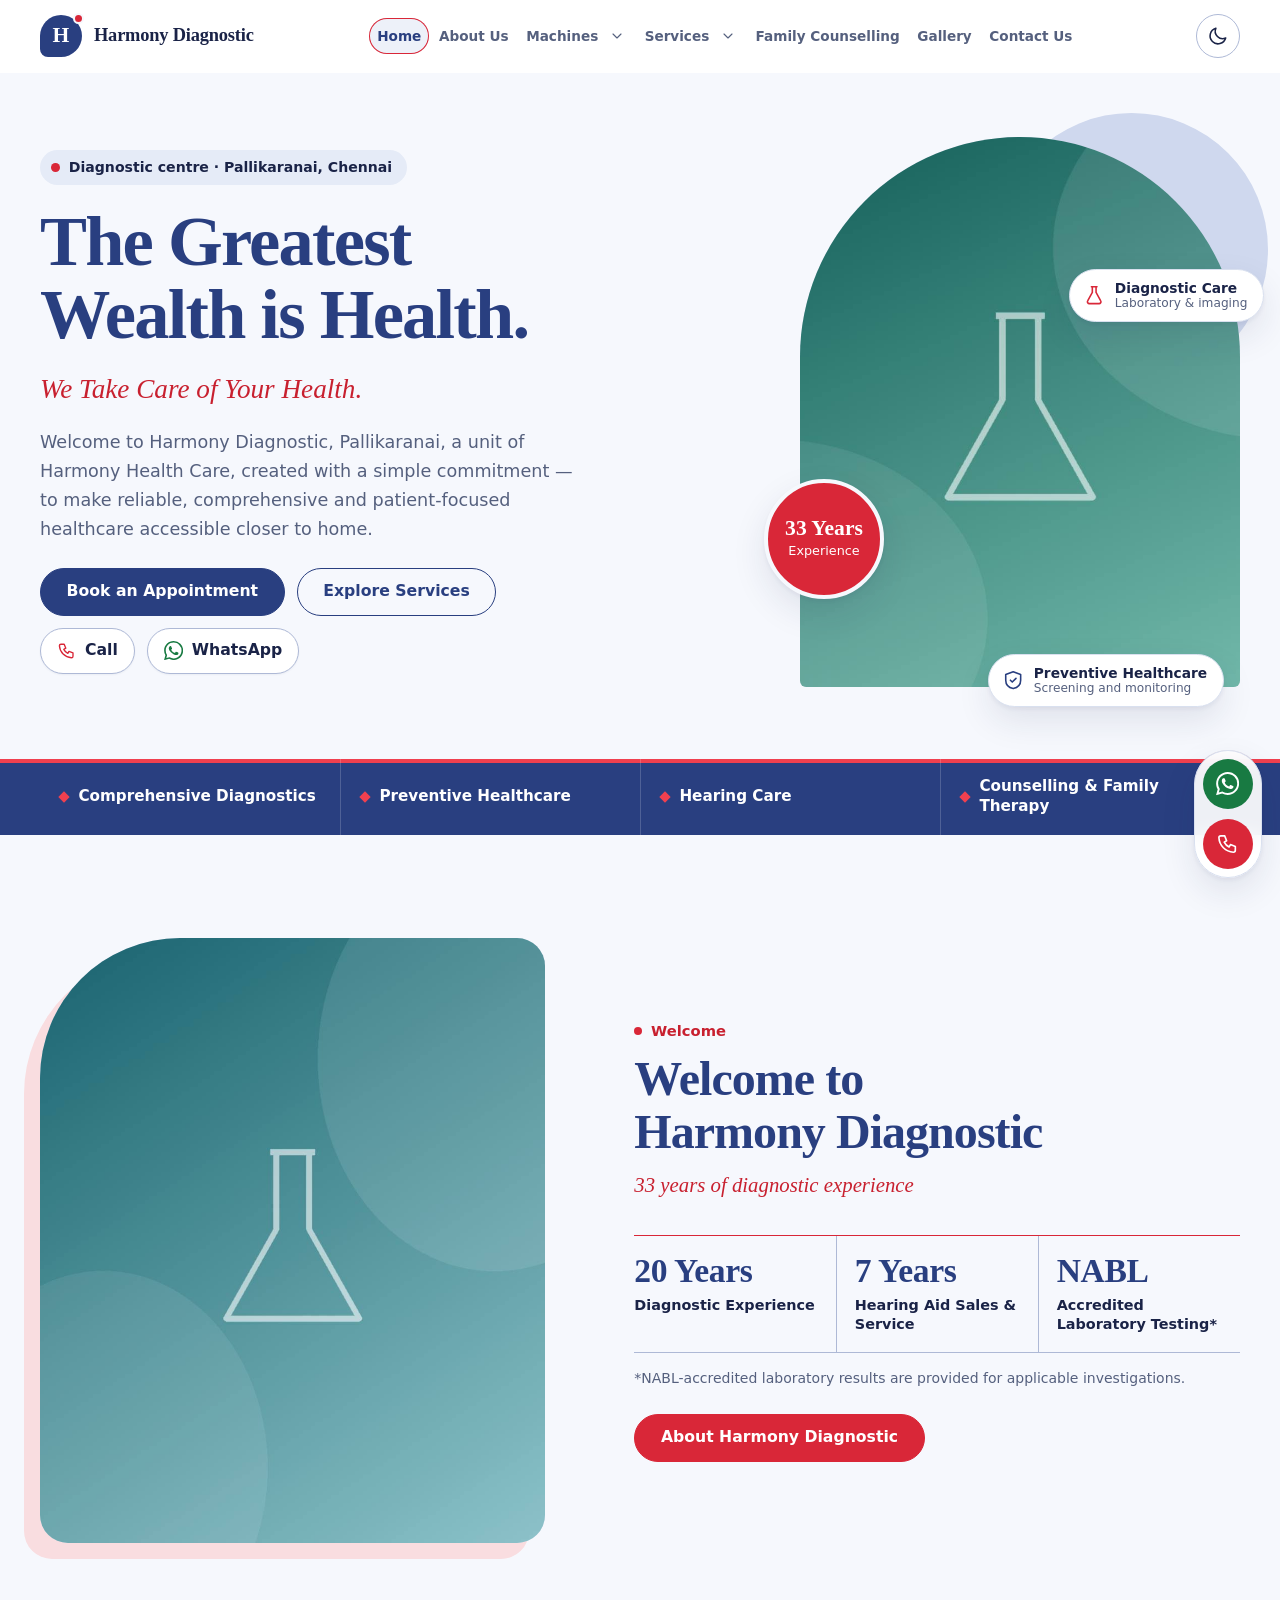
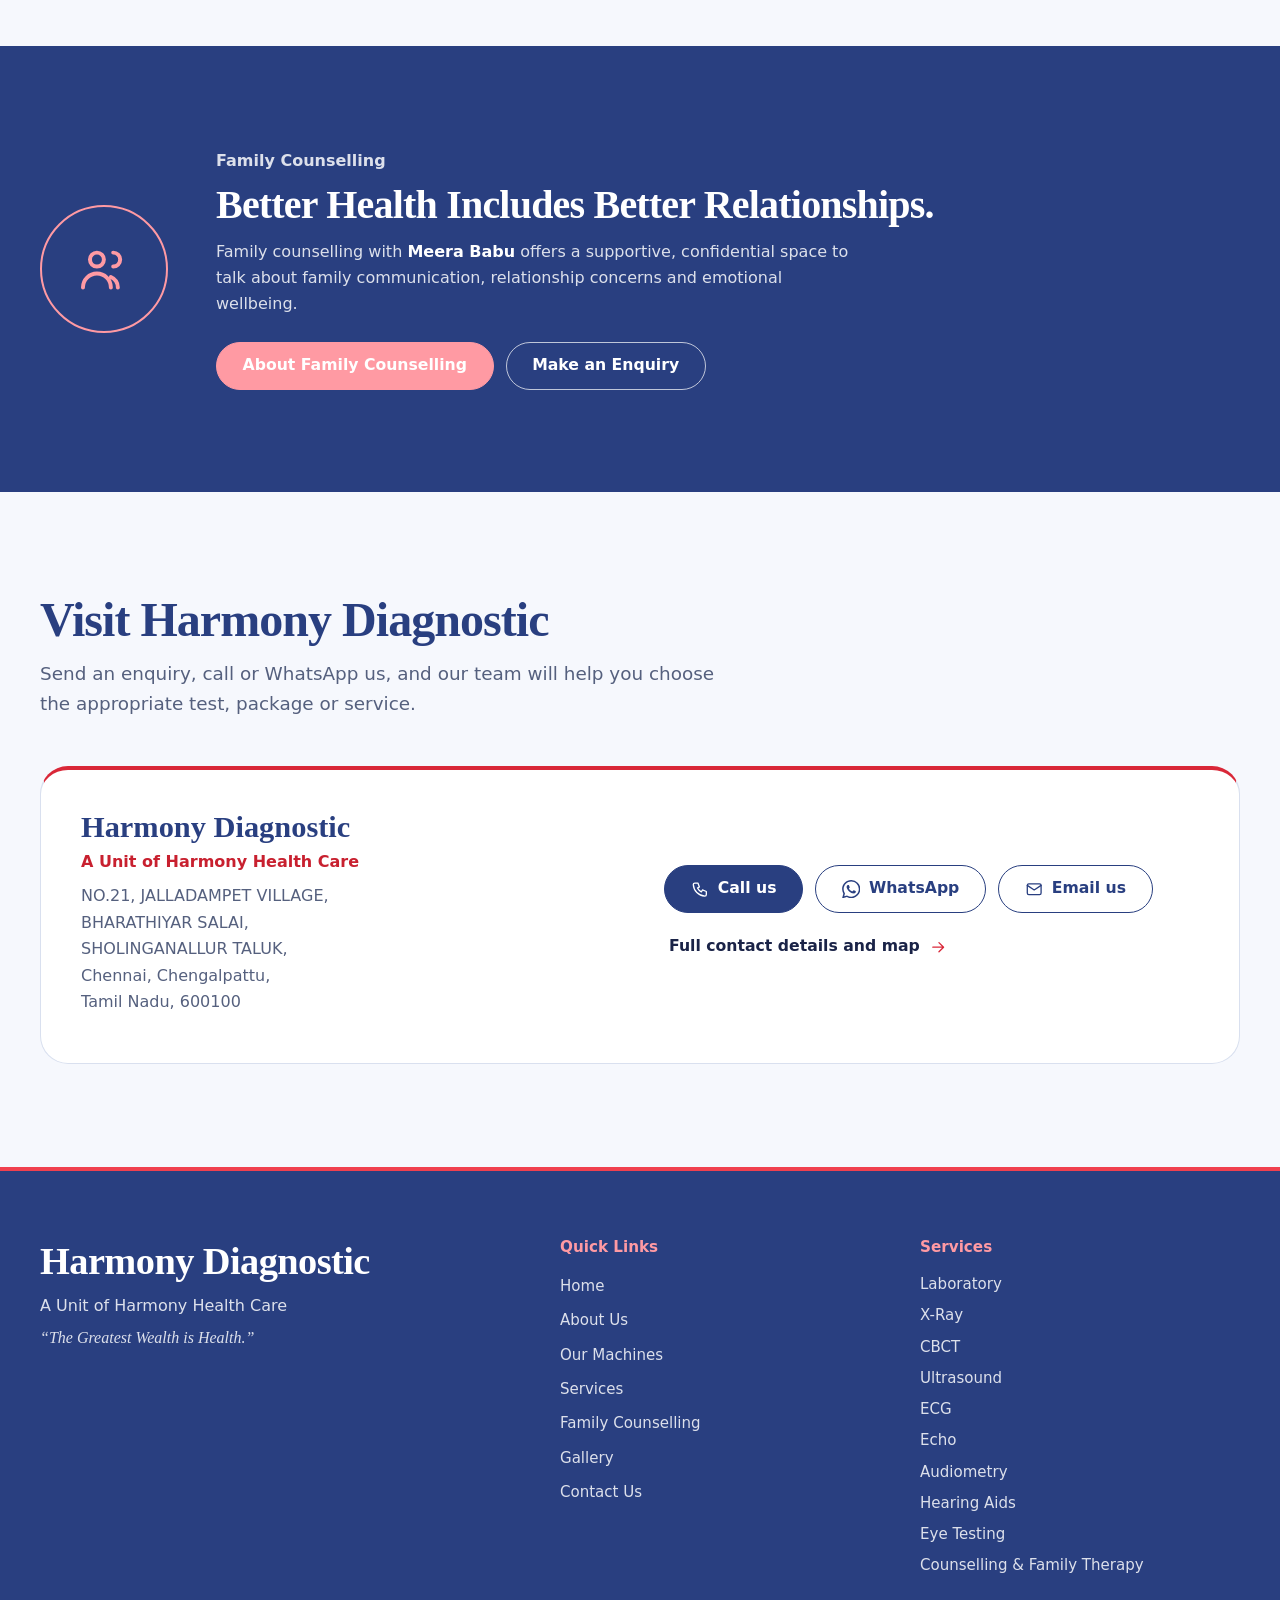
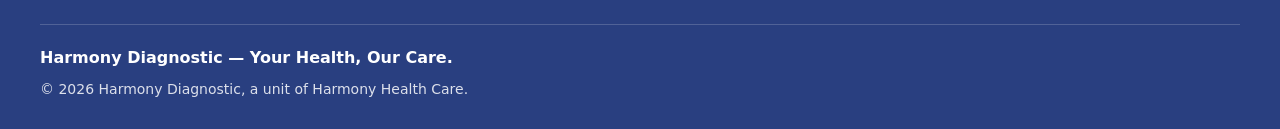
<file: index.html>
<!DOCTYPE html>
<html lang="en" data-theme="light">
<head>
  <meta charset="UTF-8">
  <meta name="viewport" content="width=device-width, initial-scale=1, viewport-fit=cover">
  <title>Harmony Diagnostic, Pallikaranai, Chennai | A Unit of Harmony Health Care</title>
  <meta name="description" content="Harmony Diagnostic, Pallikaranai: laboratory, X-Ray, CBCT, ultrasound, ECG, echo, audiometry, hearing aids, eye testing and counselling under one roof. The Greatest Wealth is Health.">
  <meta name="theme-color" content="#293f80">
  <meta property="og:type" content="website">
  <meta property="og:title" content="Harmony Diagnostic, Pallikaranai, Chennai | A Unit of Harmony Health Care">
  <meta property="og:description" content="The Greatest Wealth is Health. We Take Care of Your Health.">
  <meta name="color-scheme" content="light dark">
  <!-- Theme script runs first so the saved theme applies before paint -->
  <script src="assets/js/theme.js"></script>
  <link rel="stylesheet" href="assets/css/theme.css">
  <link rel="stylesheet" href="assets/css/style.css">
  <link rel="stylesheet" href="assets/css/responsive.css">
  <link rel="stylesheet" href="assets/css/pages.css">
</head>
<body>

<svg class="sprite" aria-hidden="true" focusable="false" xmlns="http://www.w3.org/2000/svg">
  <symbol id="i-home" viewBox="0 0 24 24"><path d="M3 11l9-8 9 8M5 10v10h14V10"/></symbol>
  <symbol id="i-info" viewBox="0 0 24 24"><circle cx="12" cy="12" r="9"/><path d="M12 11v6M12 7.5v.5"/></symbol>
  <symbol id="i-flask" viewBox="0 0 24 24"><path d="M9 3h6M10 3v6l-5 9a2 2 0 002 3h10a2 2 0 002-3l-5-9V3"/></symbol>
  <symbol id="i-pack" viewBox="0 0 24 24"><rect x="5" y="4" width="14" height="17" rx="2"/><path d="M9 2h6v3H9zM9 13l2 2 4-4"/></symbol>
  <symbol id="i-phone" viewBox="0 0 24 24"><path d="M5 4h4l2 5-2.5 1.5a11 11 0 005 5L15 13l5 2v4a2 2 0 01-2 2A16 16 0 013 6a2 2 0 012-2z"/></symbol>
  <symbol id="i-chat" viewBox="0 0 24 24"><path d="M4 5h16v11H9l-5 4z"/></symbol>
  <symbol id="i-mail" viewBox="0 0 24 24"><rect x="3" y="5" width="18" height="14" rx="2"/><path d="M3 7l9 6 9-6"/></symbol>
  <symbol id="i-menu" viewBox="0 0 24 24"><path d="M4 7h16M4 12h16M4 17h16"/></symbol>
  <symbol id="i-close" viewBox="0 0 24 24"><path d="M6 6l12 12M18 6L6 18"/></symbol>
  <symbol id="i-sun" viewBox="0 0 24 24"><circle cx="12" cy="12" r="4"/><path d="M12 2v2M12 20v2M2 12h2M20 12h2M5 5l1.5 1.5M17.5 17.5L19 19M5 19l1.5-1.5M17.5 6.5L19 5"/></symbol>
  <symbol id="i-moon" viewBox="0 0 24 24"><path d="M20 14A8 8 0 019.5 3.5 8.5 8.5 0 1020 14z"/></symbol>
  <symbol id="i-up" viewBox="0 0 24 24"><path d="M12 19V5M5 12l7-7 7 7"/></symbol>
  <symbol id="i-xray" viewBox="0 0 24 24"><rect x="4" y="3" width="16" height="18" rx="2"/><path d="M12 7v10M8 9h8M8 12h8M9 15h6"/></symbol>
  <symbol id="i-cbct" viewBox="0 0 24 24"><circle cx="12" cy="12" r="8"/><circle cx="12" cy="12" r="3"/><path d="M12 2v3M12 19v3"/></symbol>
  <symbol id="i-usg" viewBox="0 0 24 24"><path d="M4 18a10 10 0 0116 0M7 18a7 7 0 0110 0M12 18v.1"/></symbol>
  <symbol id="i-ecg" viewBox="0 0 24 24"><path d="M3 12h3l2-6 4 12 3-9 2 3h4"/></symbol>
  <symbol id="i-heart" viewBox="0 0 24 24"><path d="M12 20s-8-5-8-11a4.5 4.5 0 018-2.5A4.5 4.5 0 0120 9c0 6-8 11-8 11z"/></symbol>
  <symbol id="i-ear" viewBox="0 0 24 24"><path d="M7 9a5 5 0 0110 0c0 3-3 4-3 7a3 3 0 01-6 0M10 9a2 2 0 014 0"/></symbol>
  <symbol id="i-eye" viewBox="0 0 24 24"><path d="M2 12s4-7 10-7 10 7 10 7-4 7-10 7S2 12 2 12z"/><circle cx="12" cy="12" r="3"/></symbol>
  <symbol id="i-users" viewBox="0 0 24 24"><circle cx="9" cy="8" r="3"/><path d="M3 20a6 6 0 0112 0M16 5a3 3 0 010 6M18 20a5 5 0 00-3-4.5"/></symbol>
  <symbol id="i-shield" viewBox="0 0 24 24"><path d="M12 3l8 3v6c0 5-3.5 8-8 9-4.5-1-8-4-8-9V6z"/><path d="M9 12l2 2 4-4"/></symbol>
  <symbol id="i-building" viewBox="0 0 24 24"><rect x="5" y="3" width="14" height="18"/><path d="M9 7h2M13 7h2M9 11h2M13 11h2M10 21v-4h4v4"/></symbol>
  <symbol id="i-pin" viewBox="0 0 24 24"><path d="M12 21s-7-6-7-11a7 7 0 0114 0c0 5-7 11-7 11z"/><circle cx="12" cy="10" r="2.5"/></symbol>
  <symbol id="i-clock" viewBox="0 0 24 24"><circle cx="12" cy="12" r="9"/><path d="M12 7v5l3 2"/></symbol>
  <symbol id="i-search" viewBox="0 0 24 24"><circle cx="11" cy="11" r="7"/><path d="M20 20l-4-4"/></symbol>
  <symbol id="i-arrow" viewBox="0 0 24 24"><path d="M5 12h14M13 6l6 6-6 6"/></symbol>
  <symbol id="i-whatsapp" viewBox="0 0 24 24"><path d="M3.5 20.5l1.3-4.2A8.5 8.5 0 1112 20.5a8.4 8.4 0 01-4-1z"/><path d="M9 8.5c0 3.5 3 6.5 6.5 6.5l1-1.5-2-1-1 .8a4 4 0 01-2-2l.8-1-1-2z"/></symbol>
  <symbol id="i-whatsapp-brand" viewBox="0 0 24 24"><path fill="currentColor" stroke="none" d="M17.472 14.382c-.297-.149-1.758-.867-2.03-.967-.273-.099-.471-.148-.67.15-.197.297-.768.966-.94 1.164-.173.198-.347.223-.644.075-.297-.15-1.255-.463-2.39-1.475-.883-.788-1.48-1.761-1.653-2.059-.173-.297-.018-.458.13-.606.134-.133.298-.347.446-.52.149-.174.198-.298.298-.497.099-.198.05-.371-.025-.52-.075-.149-.669-1.612-.916-2.207-.242-.579-.487-.5-.669-.51-.173-.008-.371-.01-.57-.01-.198 0-.52.074-.792.372-.272.297-1.04 1.016-1.04 2.479 0 1.462 1.065 2.875 1.213 3.074.149.198 2.096 3.2 5.077 4.487.709.306 1.262.489 1.694.626.712.227 1.36.195 1.872.118.571-.085 1.758-.719 2.006-1.413.248-.694.248-1.289.173-1.413-.074-.124-.272-.198-.57-.347m-5.421 7.403h-.004a9.87 9.87 0 01-5.031-1.378l-.361-.214-3.741.982.998-3.648-.235-.374a9.86 9.86 0 01-1.511-5.26c.002-5.45 4.437-9.884 9.892-9.884 2.64.001 5.122 1.03 6.988 2.898a9.825 9.825 0 012.893 6.994c-.003 5.45-4.437 9.884-9.889 9.884m8.413-18.297A11.815 11.815 0 0012.05 0C5.495 0 .16 5.335.157 11.89c0 2.096.547 4.142 1.588 5.946L.057 24l6.304-1.654a11.9 11.9 0 005.683 1.448h.005c6.554 0 11.89-5.335 11.893-11.89a11.816 11.816 0 00-3.478-8.416z"/></symbol>
  <symbol id="i-calendar" viewBox="0 0 24 24"><rect x="3.5" y="5" width="17" height="15.5" rx="2"/><path d="M8 3v4M16 3v4M3.5 10h17"/></symbol>
  <symbol id="i-check" viewBox="0 0 24 24"><circle cx="12" cy="12" r="9"/><path d="M8 12.5l2.7 2.7L16 9.5"/></symbol>
  <symbol id="i-alert" viewBox="0 0 24 24"><circle cx="12" cy="12" r="9"/><path d="M12 7.5v5.5M12 16.5v.1"/></symbol>
  <symbol id="i-external" viewBox="0 0 24 24"><path d="M14 4h6v6M20 4l-9 9M18 14v5a1 1 0 01-1 1H5a1 1 0 01-1-1V7a1 1 0 011-1h5"/></symbol>
  <symbol id="i-house" viewBox="0 0 24 24"><path d="M3 11l9-8 9 8M5 10v10h14V10M12 9v6M9 12h6"/></symbol>
  <symbol id="i-chevron" viewBox="0 0 24 24"><path d="M6 9l6 6 6-6"/></symbol>
  <symbol id="i-mri" viewBox="0 0 24 24"><rect x="3" y="5" width="18" height="14" rx="4"/><circle cx="12" cy="12" r="3.5"/></symbol>
  <symbol id="i-tooth" viewBox="0 0 24 24"><path d="M7 3c-2 0-3.5 1.7-3.5 4 0 2.5 1.5 3.5 1.8 6 .3 2.5.7 8 2 8s1.2-4.5 2.7-4.5 1.5 4.5 2.7 4.5 1.7-5.5 2-8c.3-2.5 1.8-3.5 1.8-6 0-2.3-1.5-4-3.5-4-1.2 0-2 .7-3 .7S8.2 3 7 3z"/></symbol>
  <symbol id="i-panorama" viewBox="0 0 24 24"><path d="M3 16c3-7 15-7 18 0M6.5 16c1.5-3.5 9.5-3.5 11 0M12 9v1.5"/></symbol>
  <symbol id="i-image" viewBox="0 0 24 24"><rect x="3" y="4" width="18" height="16" rx="2"/><circle cx="9" cy="10" r="1.5"/><path d="M4 18l5-5 4 4 3-3 4 4"/></symbol>
  <symbol id="i-plus" viewBox="0 0 24 24"><path d="M12 5v14M5 12h14"/></symbol>
</svg>

<a class="skip-link" href="#main">Skip to main content</a>

<header class="site-header">
  <div class="container header-inner">
    <a class="brand" href="index.html" aria-label="Harmony Diagnostic, home">
      <span class="brand-mark" aria-hidden="true">H</span>
      <span class="brand-text">
        <strong>Harmony Diagnostic</strong>
        <span>A Unit of Harmony Health Care</span>
      </span>
    </a>
    <nav class="nav-desktop" aria-label="Primary">
      <a href="index.html" class="is-active" aria-current="page">Home</a>
      <a href="about.html">About Us</a>
      <div class="nav-item nav-item--dropdown">
        <a href="machines.html">Machines</a>
        <button class="nav-dropdown-toggle" type="button" aria-expanded="false" aria-controls="menu-machines" aria-label="Machines submenu"><svg class="ic"><use href="#i-chevron"/></svg></button>
        <ul class="nav-dropdown" id="menu-machines" hidden>
          <li><a href="machines.html#machine-cbct">MYRAY 3D CBCT</a></li>
          <li><a href="machines.html#machine-xray">X-Ray Machine</a></li>
          <li><a href="machines.html#machine-ultrasound">Voluson P8 Ultrasound</a></li>
          <li><a href="machines.html#machine-fuji-cr">FUJI CR Reader</a></li>
          <li><a href="machines.html#laboratory-equipment">Laboratory Equipment</a></li>
        </ul>
      </div>
      <div class="nav-item nav-item--dropdown">
        <a href="services.html">Services</a>
        <button class="nav-dropdown-toggle" type="button" aria-expanded="false" aria-controls="menu-services" aria-label="Services submenu"><svg class="ic"><use href="#i-chevron"/></svg></button>
        <ul class="nav-dropdown" id="menu-services" hidden>
          <li><a href="services.html#mri">MRI Scan</a></li>
          <li><a href="services.html#cbct">Dental CBCT Scan</a></li>
          <li><a href="services.html#opg">Dental OPG Scan</a></li>
          <li><a href="services.html#general-xray">General X-ray</a></li>
          <li><a href="services.html#dental-xray">Dental X-ray</a></li>
          <li><a href="services.html#ultrasound">Ultrasound Scan</a></li>
          <li><a href="services.html#more-services">Laboratory, Cardiac, Hearing &amp; Eye</a></li>
          <li><a href="services.html#packages">Health Packages</a></li>
        </ul>
      </div>
      <a href="family-counselling.html">Family Counselling</a>
      <a href="gallery.html">Gallery</a>
      <a href="contact.html">Contact Us</a>
    </nav>
    <div class="header-actions">
      <a class="btn btn--sm header-cta" href="contact.html">Book an Appointment</a>
      <button class="icon-btn theme-toggle" type="button" aria-label="Toggle light and dark theme">
        <svg class="ic i-moon"><use href="#i-moon"/></svg><svg class="ic i-sun"><use href="#i-sun"/></svg>
      </button>
      <button class="icon-btn menu-toggle" type="button" aria-label="Open menu" aria-expanded="false" aria-controls="mobile-menu">
        <svg class="ic"><use href="#i-menu"/></svg>
      </button>
    </div>
  </div>
</header>

<div class="backdrop"></div>
<aside class="offcanvas" id="mobile-menu" aria-label="Mobile menu" aria-hidden="true">
  <div class="offcanvas-top">
    <strong>Menu</strong>
    <button class="icon-btn menu-close" type="button" aria-label="Close menu"><svg class="ic"><use href="#i-close"/></svg></button>
  </div>
  <nav aria-label="Mobile">
    <a class="nav-link is-active" aria-current="page" href="index.html">Home</a>
    <a class="nav-link" href="about.html">About Us</a>
    <div class="nav-group">
      <div class="nav-group-row">
        <a class="nav-link" href="machines.html">Machines</a>
        <button class="nav-group-toggle" type="button" aria-expanded="false" aria-controls="mobile-sub-machines" aria-label="Machines submenu"><svg class="ic"><use href="#i-chevron"/></svg></button>
      </div>
      <ul class="nav-sublist" id="mobile-sub-machines" hidden>
        <li><a href="machines.html#machine-cbct">MYRAY 3D CBCT</a></li>
        <li><a href="machines.html#machine-xray">X-Ray Machine</a></li>
        <li><a href="machines.html#machine-ultrasound">Voluson P8 Ultrasound</a></li>
        <li><a href="machines.html#machine-fuji-cr">FUJI CR Reader</a></li>
        <li><a href="machines.html#laboratory-equipment">Laboratory Equipment</a></li>
      </ul>
    </div>
    <div class="nav-group">
      <div class="nav-group-row">
        <a class="nav-link" href="services.html">Services</a>
        <button class="nav-group-toggle" type="button" aria-expanded="false" aria-controls="mobile-sub-services" aria-label="Services submenu"><svg class="ic"><use href="#i-chevron"/></svg></button>
      </div>
      <ul class="nav-sublist" id="mobile-sub-services" hidden>
        <li><a href="services.html#mri">MRI Scan</a></li>
        <li><a href="services.html#cbct">Dental CBCT Scan</a></li>
        <li><a href="services.html#opg">Dental OPG Scan</a></li>
        <li><a href="services.html#general-xray">General X-ray</a></li>
        <li><a href="services.html#dental-xray">Dental X-ray</a></li>
        <li><a href="services.html#ultrasound">Ultrasound Scan</a></li>
        <li><a href="services.html#more-services">Laboratory, Cardiac, Hearing &amp; Eye</a></li>
        <li><a href="services.html#packages">Health Packages</a></li>
      </ul>
    </div>
    <a class="nav-link" href="family-counselling.html">Family Counselling</a>
    <a class="nav-link" href="gallery.html">Gallery</a>
    <a class="nav-link" href="contact.html">Contact Us</a>
  </nav>
  <a class="btn offcanvas-cta" href="contact.html">Book an Appointment</a>
</aside>

<main id="main">

<section class="hero" id="home" aria-labelledby="hero-title">
  <div class="container hero-grid">
    <div class="hero-copy">
      <p class="eyebrow">Diagnostic centre · Pallikaranai, Chennai</p>
      <h1 id="hero-title">The Greatest Wealth is Health.</h1>
      <p class="tagline">We Take Care of Your Health.</p>
      <p class="hero-intro">Welcome to Harmony Diagnostic, Pallikaranai, a unit of Harmony Health Care, created with a simple commitment — to make reliable, comprehensive and patient-focused healthcare accessible closer to home.</p>
      <div class="btn-row">
        <a class="btn" href="contact.html">Book an Appointment</a>
        <a class="btn btn--ghost" href="services.html">Explore Services</a>
      </div>
      <div class="quick-actions">
        <a class="btn btn--contact quick-action--call" href="contact.html" data-contact="call"><svg class="ic"><use href="#i-phone"/></svg>Call</a>
        <a class="btn btn--contact quick-action--whatsapp" href="contact.html" data-contact="whatsapp"><svg class="ic"><use href="#i-whatsapp-brand"/></svg>WhatsApp</a>
      </div>
    </div>
    <div class="hero-media">
      <figure class="media media--arch reveal--img">
        <img src="assets/images/hero/harmony-diagnostic-hero.jpg" width="1200" height="1000" fetchpriority="high" decoding="async" alt="Clean, modern diagnostic laboratory at Harmony Diagnostic, Pallikaranai">
      </figure>
      <div class="hero-seal"><strong>33 Years</strong><span>Experience</span></div>
      <div class="hero-tag hero-tag--a"><svg class="ic"><use href="#i-flask"/></svg><div><strong>Diagnostic Care</strong><span>Laboratory &amp; imaging</span></div></div>
      <div class="hero-tag hero-tag--b"><svg class="ic"><use href="#i-shield"/></svg><div><strong>Preventive Healthcare</strong><span>Screening and monitoring</span></div></div>
    </div>
  </div>
  <div class="hero-strip">
    <ul class="container scope" aria-label="What we offer">
      <li>Comprehensive Diagnostics</li>
      <li>Preventive Healthcare</li>
      <li>Hearing Care</li>
      <li>Counselling &amp; Family Therapy</li>
    </ul>
  </div>
</section>

<section class="section" aria-labelledby="intro-title">
  <div class="container about-grid">
    <figure class="media media--leaf about-media reveal">
      <img src="assets/images/about/harmony-about-diagnostic-lab.jpg" width="1000" height="1200" loading="lazy" decoding="async" alt="Harmony Diagnostic laboratory and facility">
    </figure>
    <div class="about-copy reveal">
      <p class="label">Welcome</p>
      <h2 id="intro-title">Welcome to Harmony Diagnostic</h2>
      <p class="sub">33 years of diagnostic experience</p>
      <div class="stats">
        <div class="stat"><div class="stat-num"><span data-count="33">33</span> Years</div><p>Diagnostic Experience</p></div>
        <div class="stat"><div class="stat-num"><span data-count="12">12</span> Years</div><p>Hearing Aid Sales &amp; Service</p></div>
        <div class="stat"><div class="stat-num">NABL</div><p>Accredited Laboratory Testing*</p></div>
      </div>
      <p class="note">*NABL-accredited laboratory results are provided for applicable investigations.</p>
      <div class="btn-row"><a class="btn" href="about.html">About Harmony Diagnostic</a></div>
    </div>
  </div>
</section>

<section class="section feature-band" aria-labelledby="home-counselling-title">
  <div class="container feature-band-inner reveal">
    <span class="feature-icon" aria-hidden="true"><svg class="ic"><use href="#i-users"/></svg></span>
    <div class="feature-copy">
      <p class="feature-label">Family Counselling</p>
      <h2 id="home-counselling-title">Better Health Includes Better Relationships.</h2>
      <p>Family counselling with <strong>Meera Babu</strong> offers a supportive, confidential space to talk about family communication, relationship concerns and emotional wellbeing.</p>
      <div class="btn-row">
        <a class="btn btn--accent" href="family-counselling.html">About Family Counselling</a>
        <a class="btn btn--ghost-light" href="contact.html?service=counselling">Make an Enquiry</a>
      </div>
    </div>
  </div>
</section>

<section class="section" aria-labelledby="home-contact-title">
  <div class="container">
    <div class="section-head reveal">
      <h2 id="home-contact-title">Visit Harmony Diagnostic</h2>
      <p class="lead">Send an enquiry, call or WhatsApp us, and our team will help you choose the appropriate test, package or service.</p>
    </div>
    <div class="contact-highlight reveal">
      <address class="contact-highlight-address">
        <h3>Harmony Diagnostic</h3>
        <p class="contact-unit">A Unit of Harmony Health Care</p>
        <p>NO.21, JALLADAMPET VILLAGE,<br>BHARATHIYAR SALAI,<br>SHOLINGANALLUR TALUK,<br>Chennai, Chengalpattu,<br>Tamil Nadu, 600100</p>
      </address>
      <ul class="contact-highlight-actions">
        <li><a class="btn" href="contact.html" data-contact="call"><svg class="ic"><use href="#i-phone"/></svg>Call us</a></li>
        <li><a class="btn btn--ghost" href="contact.html" data-contact="whatsapp"><svg class="ic"><use href="#i-whatsapp-brand"/></svg>WhatsApp</a></li>
        <li><a class="btn btn--ghost" href="contact.html" data-contact="email"><svg class="ic"><use href="#i-mail"/></svg>Email us</a></li>
        <li><a class="btn btn--text" href="contact.html">Full contact details and map<svg class="ic"><use href="#i-arrow"/></svg></a></li>
      </ul>
    </div>
  </div>
</section>

</main>

<footer class="site-footer">
  <div class="container">
    <div class="footer-grid">
      <div class="footer-brand">
        <h3>Harmony Diagnostic</h3>
        <p>A Unit of Harmony Health Care</p>
        <p class="footer-quote">“The Greatest Wealth is Health.”</p>
      </div>
      <nav aria-label="Quick links">
        <h3>Quick Links</h3>
        <ul>
          <li><a href="index.html">Home</a></li><li><a href="about.html">About Us</a></li><li><a href="machines.html">Our Machines</a></li>
          <li><a href="services.html">Services</a></li><li><a href="family-counselling.html">Family Counselling</a></li>
          <li><a href="gallery.html">Gallery</a></li><li><a href="contact.html">Contact Us</a></li>
        </ul>
      </nav>
      <div>
        <h3>Services</h3>
        <ul>
          <li>Laboratory</li><li>X-Ray</li><li>CBCT</li><li>Ultrasound</li><li>ECG</li><li>Echo</li>
          <li>Audiometry</li><li>Hearing Aids</li><li>Eye Testing</li><li>Counselling &amp; Family Therapy</li>
        </ul>
      </div>
    </div>
    <p class="final-line">Harmony Diagnostic — Your Health, Our Care.</p>
    <p class="note">&copy; <span id="year">2026</span> Harmony Diagnostic, a unit of Harmony Health Care.</p>
  </div>
</footer>

<nav class="bottom-nav" aria-label="Quick navigation">
  <ul>
    <li><a href="index.html" class="is-active" aria-current="page"><svg class="ic"><use href="#i-home"/></svg><span>Home</span></a></li>
    <li><a href="machines.html"><svg class="ic"><use href="#i-cbct"/></svg><span>Machines</span></a></li>
    <li><a href="services.html"><svg class="ic"><use href="#i-flask"/></svg><span>Services</span></a></li>
    <li><a href="family-counselling.html"><svg class="ic"><use href="#i-users"/></svg><span>Counselling</span></a></li>
    <li><a href="contact.html"><svg class="ic"><use href="#i-phone"/></svg><span>Contact</span></a></li>
  </ul>
</nav>

<div class="fab-group">
  <a class="fab fab--wa" href="contact.html" data-contact="whatsapp" aria-label="Chat on WhatsApp"><svg class="ic"><use href="#i-whatsapp-brand"/></svg><span class="tip">WhatsApp us</span></a>
  <a class="fab fab--call" href="contact.html" data-contact="call" aria-label="Call Harmony Diagnostic"><svg class="ic"><use href="#i-phone"/></svg><span class="tip">Call us</span></a>
</div>

<script src="assets/js/config.js"></script>
<script src="assets/js/main.js" defer></script>
<script src="assets/js/navigation.js" defer></script>
<script src="assets/js/animations.js" defer></script>
</body>
</html>
</file>
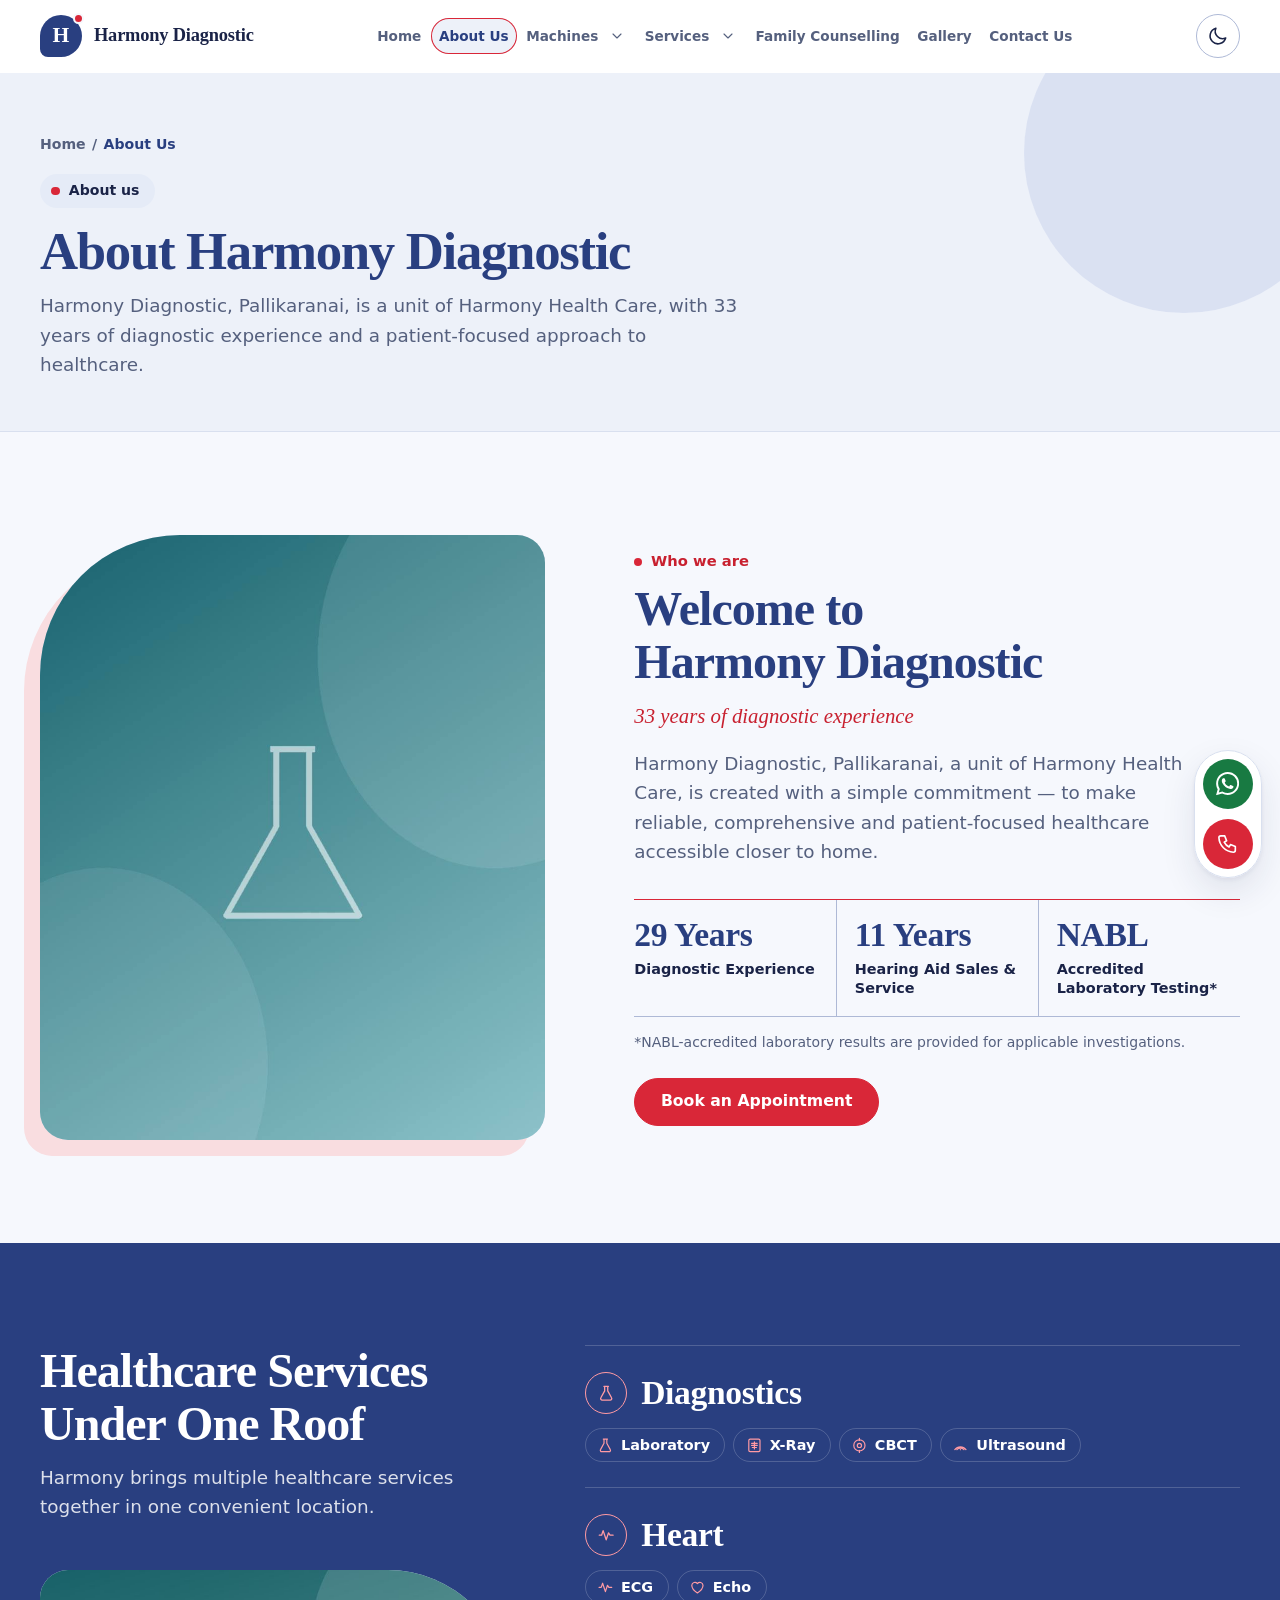
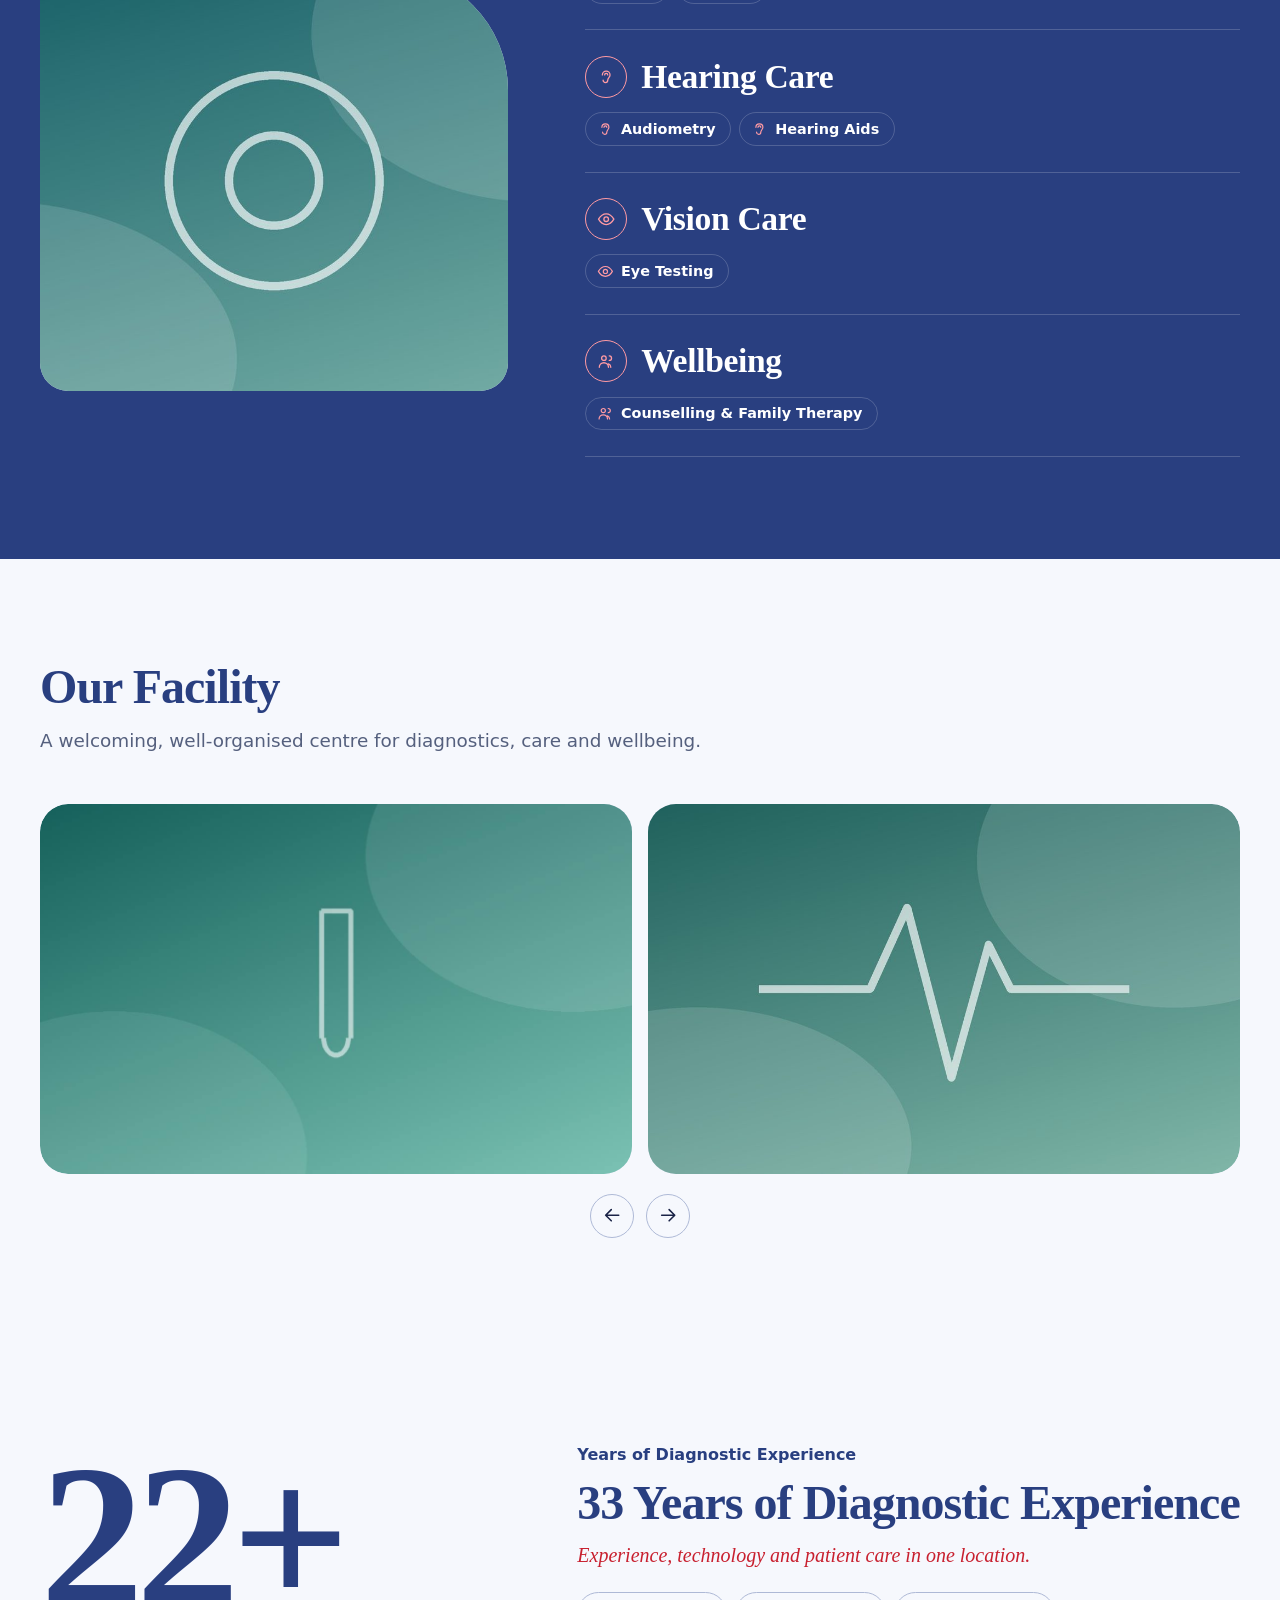
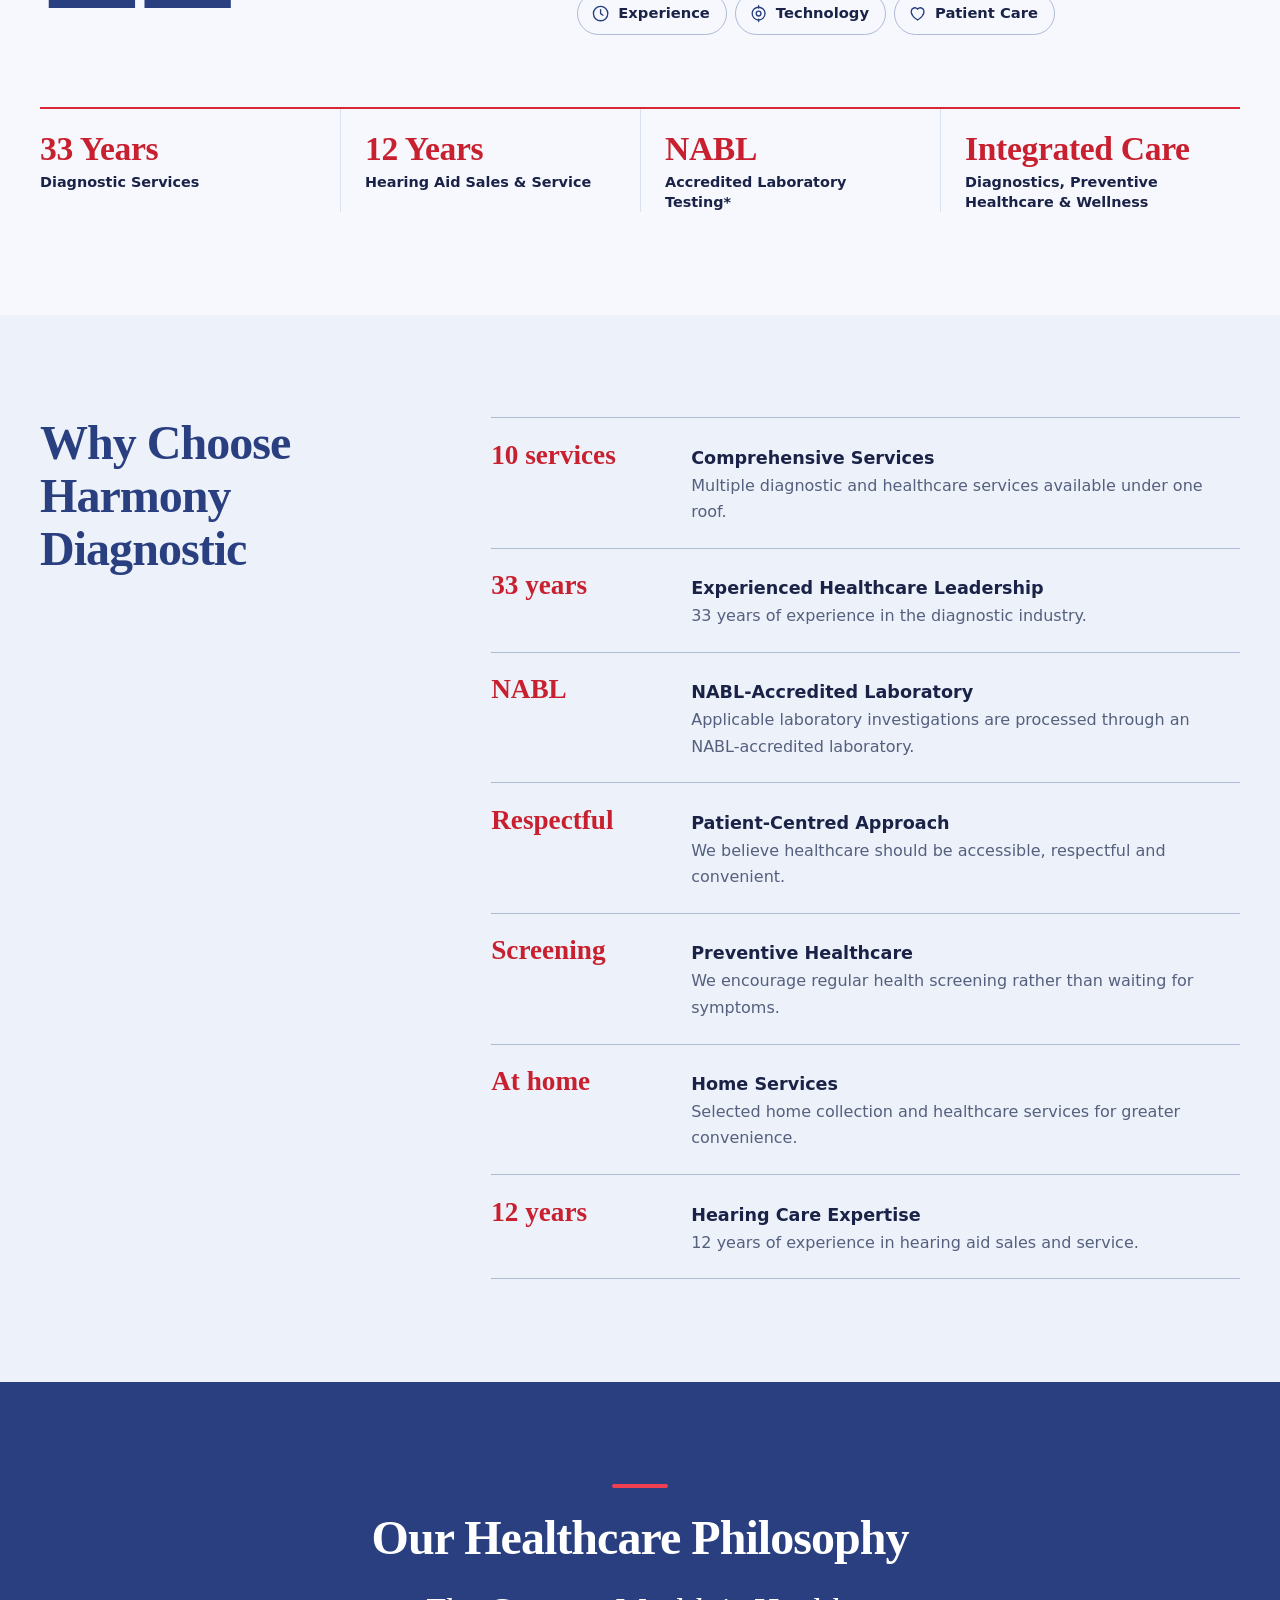
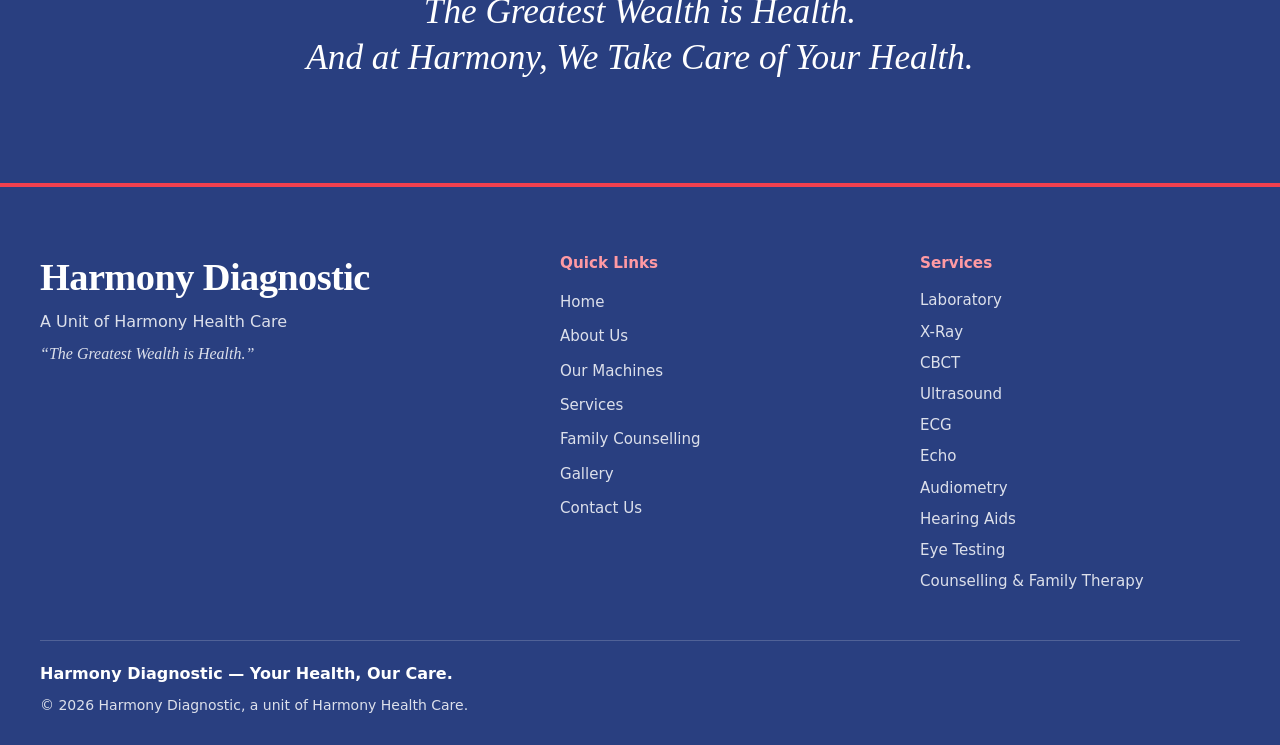
<file: about.html>
<!DOCTYPE html>
<html lang="en" data-theme="light">
<head>
  <meta charset="UTF-8">
  <meta name="viewport" content="width=device-width, initial-scale=1, viewport-fit=cover">
  <title>About Us | Harmony Diagnostic, Pallikaranai, Chennai</title>
  <meta name="description" content="About Harmony Diagnostic, Pallikaranai, Chennai: 33 years of diagnostic experience, NABL-accredited laboratory testing for applicable investigations, and healthcare services under one roof.">
  <meta name="theme-color" content="#293f80">
  <meta property="og:type" content="website">
  <meta property="og:title" content="About Us | Harmony Diagnostic, Pallikaranai, Chennai">
  <meta property="og:description" content="The Greatest Wealth is Health. We Take Care of Your Health.">
  <meta name="color-scheme" content="light dark">
  <!-- Theme script runs first so the saved theme applies before paint -->
  <script src="assets/js/theme.js"></script>
  <link rel="stylesheet" href="assets/css/theme.css">
  <link rel="stylesheet" href="assets/css/style.css">
  <link rel="stylesheet" href="assets/css/responsive.css">
  <link rel="stylesheet" href="assets/css/pages.css">
</head>
<body>

<svg class="sprite" aria-hidden="true" focusable="false" xmlns="http://www.w3.org/2000/svg">
  <symbol id="i-home" viewBox="0 0 24 24"><path d="M3 11l9-8 9 8M5 10v10h14V10"/></symbol>
  <symbol id="i-info" viewBox="0 0 24 24"><circle cx="12" cy="12" r="9"/><path d="M12 11v6M12 7.5v.5"/></symbol>
  <symbol id="i-flask" viewBox="0 0 24 24"><path d="M9 3h6M10 3v6l-5 9a2 2 0 002 3h10a2 2 0 002-3l-5-9V3"/></symbol>
  <symbol id="i-pack" viewBox="0 0 24 24"><rect x="5" y="4" width="14" height="17" rx="2"/><path d="M9 2h6v3H9zM9 13l2 2 4-4"/></symbol>
  <symbol id="i-phone" viewBox="0 0 24 24"><path d="M5 4h4l2 5-2.5 1.5a11 11 0 005 5L15 13l5 2v4a2 2 0 01-2 2A16 16 0 013 6a2 2 0 012-2z"/></symbol>
  <symbol id="i-chat" viewBox="0 0 24 24"><path d="M4 5h16v11H9l-5 4z"/></symbol>
  <symbol id="i-mail" viewBox="0 0 24 24"><rect x="3" y="5" width="18" height="14" rx="2"/><path d="M3 7l9 6 9-6"/></symbol>
  <symbol id="i-menu" viewBox="0 0 24 24"><path d="M4 7h16M4 12h16M4 17h16"/></symbol>
  <symbol id="i-close" viewBox="0 0 24 24"><path d="M6 6l12 12M18 6L6 18"/></symbol>
  <symbol id="i-sun" viewBox="0 0 24 24"><circle cx="12" cy="12" r="4"/><path d="M12 2v2M12 20v2M2 12h2M20 12h2M5 5l1.5 1.5M17.5 17.5L19 19M5 19l1.5-1.5M17.5 6.5L19 5"/></symbol>
  <symbol id="i-moon" viewBox="0 0 24 24"><path d="M20 14A8 8 0 019.5 3.5 8.5 8.5 0 1020 14z"/></symbol>
  <symbol id="i-up" viewBox="0 0 24 24"><path d="M12 19V5M5 12l7-7 7 7"/></symbol>
  <symbol id="i-xray" viewBox="0 0 24 24"><rect x="4" y="3" width="16" height="18" rx="2"/><path d="M12 7v10M8 9h8M8 12h8M9 15h6"/></symbol>
  <symbol id="i-cbct" viewBox="0 0 24 24"><circle cx="12" cy="12" r="8"/><circle cx="12" cy="12" r="3"/><path d="M12 2v3M12 19v3"/></symbol>
  <symbol id="i-usg" viewBox="0 0 24 24"><path d="M4 18a10 10 0 0116 0M7 18a7 7 0 0110 0M12 18v.1"/></symbol>
  <symbol id="i-ecg" viewBox="0 0 24 24"><path d="M3 12h3l2-6 4 12 3-9 2 3h4"/></symbol>
  <symbol id="i-heart" viewBox="0 0 24 24"><path d="M12 20s-8-5-8-11a4.5 4.5 0 018-2.5A4.5 4.5 0 0120 9c0 6-8 11-8 11z"/></symbol>
  <symbol id="i-ear" viewBox="0 0 24 24"><path d="M7 9a5 5 0 0110 0c0 3-3 4-3 7a3 3 0 01-6 0M10 9a2 2 0 014 0"/></symbol>
  <symbol id="i-eye" viewBox="0 0 24 24"><path d="M2 12s4-7 10-7 10 7 10 7-4 7-10 7S2 12 2 12z"/><circle cx="12" cy="12" r="3"/></symbol>
  <symbol id="i-users" viewBox="0 0 24 24"><circle cx="9" cy="8" r="3"/><path d="M3 20a6 6 0 0112 0M16 5a3 3 0 010 6M18 20a5 5 0 00-3-4.5"/></symbol>
  <symbol id="i-shield" viewBox="0 0 24 24"><path d="M12 3l8 3v6c0 5-3.5 8-8 9-4.5-1-8-4-8-9V6z"/><path d="M9 12l2 2 4-4"/></symbol>
  <symbol id="i-building" viewBox="0 0 24 24"><rect x="5" y="3" width="14" height="18"/><path d="M9 7h2M13 7h2M9 11h2M13 11h2M10 21v-4h4v4"/></symbol>
  <symbol id="i-pin" viewBox="0 0 24 24"><path d="M12 21s-7-6-7-11a7 7 0 0114 0c0 5-7 11-7 11z"/><circle cx="12" cy="10" r="2.5"/></symbol>
  <symbol id="i-clock" viewBox="0 0 24 24"><circle cx="12" cy="12" r="9"/><path d="M12 7v5l3 2"/></symbol>
  <symbol id="i-search" viewBox="0 0 24 24"><circle cx="11" cy="11" r="7"/><path d="M20 20l-4-4"/></symbol>
  <symbol id="i-arrow" viewBox="0 0 24 24"><path d="M5 12h14M13 6l6 6-6 6"/></symbol>
  <symbol id="i-whatsapp" viewBox="0 0 24 24"><path d="M3.5 20.5l1.3-4.2A8.5 8.5 0 1112 20.5a8.4 8.4 0 01-4-1z"/><path d="M9 8.5c0 3.5 3 6.5 6.5 6.5l1-1.5-2-1-1 .8a4 4 0 01-2-2l.8-1-1-2z"/></symbol>
  <symbol id="i-whatsapp-brand" viewBox="0 0 24 24"><path fill="currentColor" stroke="none" d="M17.472 14.382c-.297-.149-1.758-.867-2.03-.967-.273-.099-.471-.148-.67.15-.197.297-.768.966-.94 1.164-.173.198-.347.223-.644.075-.297-.15-1.255-.463-2.39-1.475-.883-.788-1.48-1.761-1.653-2.059-.173-.297-.018-.458.13-.606.134-.133.298-.347.446-.52.149-.174.198-.298.298-.497.099-.198.05-.371-.025-.52-.075-.149-.669-1.612-.916-2.207-.242-.579-.487-.5-.669-.51-.173-.008-.371-.01-.57-.01-.198 0-.52.074-.792.372-.272.297-1.04 1.016-1.04 2.479 0 1.462 1.065 2.875 1.213 3.074.149.198 2.096 3.2 5.077 4.487.709.306 1.262.489 1.694.626.712.227 1.36.195 1.872.118.571-.085 1.758-.719 2.006-1.413.248-.694.248-1.289.173-1.413-.074-.124-.272-.198-.57-.347m-5.421 7.403h-.004a9.87 9.87 0 01-5.031-1.378l-.361-.214-3.741.982.998-3.648-.235-.374a9.86 9.86 0 01-1.511-5.26c.002-5.45 4.437-9.884 9.892-9.884 2.64.001 5.122 1.03 6.988 2.898a9.825 9.825 0 012.893 6.994c-.003 5.45-4.437 9.884-9.889 9.884m8.413-18.297A11.815 11.815 0 0012.05 0C5.495 0 .16 5.335.157 11.89c0 2.096.547 4.142 1.588 5.946L.057 24l6.304-1.654a11.9 11.9 0 005.683 1.448h.005c6.554 0 11.89-5.335 11.893-11.89a11.816 11.816 0 00-3.478-8.416z"/></symbol>
  <symbol id="i-calendar" viewBox="0 0 24 24"><rect x="3.5" y="5" width="17" height="15.5" rx="2"/><path d="M8 3v4M16 3v4M3.5 10h17"/></symbol>
  <symbol id="i-check" viewBox="0 0 24 24"><circle cx="12" cy="12" r="9"/><path d="M8 12.5l2.7 2.7L16 9.5"/></symbol>
  <symbol id="i-alert" viewBox="0 0 24 24"><circle cx="12" cy="12" r="9"/><path d="M12 7.5v5.5M12 16.5v.1"/></symbol>
  <symbol id="i-external" viewBox="0 0 24 24"><path d="M14 4h6v6M20 4l-9 9M18 14v5a1 1 0 01-1 1H5a1 1 0 01-1-1V7a1 1 0 011-1h5"/></symbol>
  <symbol id="i-house" viewBox="0 0 24 24"><path d="M3 11l9-8 9 8M5 10v10h14V10M12 9v6M9 12h6"/></symbol>
  <symbol id="i-chevron" viewBox="0 0 24 24"><path d="M6 9l6 6 6-6"/></symbol>
  <symbol id="i-mri" viewBox="0 0 24 24"><rect x="3" y="5" width="18" height="14" rx="4"/><circle cx="12" cy="12" r="3.5"/></symbol>
  <symbol id="i-tooth" viewBox="0 0 24 24"><path d="M7 3c-2 0-3.5 1.7-3.5 4 0 2.5 1.5 3.5 1.8 6 .3 2.5.7 8 2 8s1.2-4.5 2.7-4.5 1.5 4.5 2.7 4.5 1.7-5.5 2-8c.3-2.5 1.8-3.5 1.8-6 0-2.3-1.5-4-3.5-4-1.2 0-2 .7-3 .7S8.2 3 7 3z"/></symbol>
  <symbol id="i-panorama" viewBox="0 0 24 24"><path d="M3 16c3-7 15-7 18 0M6.5 16c1.5-3.5 9.5-3.5 11 0M12 9v1.5"/></symbol>
  <symbol id="i-image" viewBox="0 0 24 24"><rect x="3" y="4" width="18" height="16" rx="2"/><circle cx="9" cy="10" r="1.5"/><path d="M4 18l5-5 4 4 3-3 4 4"/></symbol>
  <symbol id="i-plus" viewBox="0 0 24 24"><path d="M12 5v14M5 12h14"/></symbol>
</svg>

<a class="skip-link" href="#main">Skip to main content</a>

<header class="site-header">
  <div class="container header-inner">
    <a class="brand" href="index.html" aria-label="Harmony Diagnostic, home">
      <span class="brand-mark" aria-hidden="true">H</span>
      <span class="brand-text">
        <strong>Harmony Diagnostic</strong>
        <span>A Unit of Harmony Health Care</span>
      </span>
    </a>
    <nav class="nav-desktop" aria-label="Primary">
      <a href="index.html">Home</a>
      <a href="about.html" class="is-active" aria-current="page">About Us</a>
      <div class="nav-item nav-item--dropdown">
        <a href="machines.html">Machines</a>
        <button class="nav-dropdown-toggle" type="button" aria-expanded="false" aria-controls="menu-machines" aria-label="Machines submenu"><svg class="ic"><use href="#i-chevron"/></svg></button>
        <ul class="nav-dropdown" id="menu-machines" hidden>
          <li><a href="machines.html#machine-cbct">MYRAY 3D CBCT</a></li>
          <li><a href="machines.html#machine-xray">X-Ray Machine</a></li>
          <li><a href="machines.html#machine-ultrasound">Voluson P8 Ultrasound</a></li>
          <li><a href="machines.html#machine-fuji-cr">FUJI CR Reader</a></li>
          <li><a href="machines.html#laboratory-equipment">Laboratory Equipment</a></li>
        </ul>
      </div>
      <div class="nav-item nav-item--dropdown">
        <a href="services.html">Services</a>
        <button class="nav-dropdown-toggle" type="button" aria-expanded="false" aria-controls="menu-services" aria-label="Services submenu"><svg class="ic"><use href="#i-chevron"/></svg></button>
        <ul class="nav-dropdown" id="menu-services" hidden>
          <li><a href="services.html#mri">MRI Scan</a></li>
          <li><a href="services.html#cbct">Dental CBCT Scan</a></li>
          <li><a href="services.html#opg">Dental OPG Scan</a></li>
          <li><a href="services.html#general-xray">General X-ray</a></li>
          <li><a href="services.html#dental-xray">Dental X-ray</a></li>
          <li><a href="services.html#ultrasound">Ultrasound Scan</a></li>
          <li><a href="services.html#more-services">Laboratory, Cardiac, Hearing &amp; Eye</a></li>
          <li><a href="services.html#packages">Health Packages</a></li>
        </ul>
      </div>
      <a href="family-counselling.html">Family Counselling</a>
      <a href="gallery.html">Gallery</a>
      <a href="contact.html">Contact Us</a>
    </nav>
    <div class="header-actions">
      <a class="btn btn--sm header-cta" href="contact.html">Book an Appointment</a>
      <button class="icon-btn theme-toggle" type="button" aria-label="Toggle light and dark theme">
        <svg class="ic i-moon"><use href="#i-moon"/></svg><svg class="ic i-sun"><use href="#i-sun"/></svg>
      </button>
      <button class="icon-btn menu-toggle" type="button" aria-label="Open menu" aria-expanded="false" aria-controls="mobile-menu">
        <svg class="ic"><use href="#i-menu"/></svg>
      </button>
    </div>
  </div>
</header>

<div class="backdrop"></div>
<aside class="offcanvas" id="mobile-menu" aria-label="Mobile menu" aria-hidden="true">
  <div class="offcanvas-top">
    <strong>Menu</strong>
    <button class="icon-btn menu-close" type="button" aria-label="Close menu"><svg class="ic"><use href="#i-close"/></svg></button>
  </div>
  <nav aria-label="Mobile">
    <a class="nav-link" href="index.html">Home</a>
    <a class="nav-link is-active" aria-current="page" href="about.html">About Us</a>
    <div class="nav-group">
      <div class="nav-group-row">
        <a class="nav-link" href="machines.html">Machines</a>
        <button class="nav-group-toggle" type="button" aria-expanded="false" aria-controls="mobile-sub-machines" aria-label="Machines submenu"><svg class="ic"><use href="#i-chevron"/></svg></button>
      </div>
      <ul class="nav-sublist" id="mobile-sub-machines" hidden>
        <li><a href="machines.html#machine-cbct">MYRAY 3D CBCT</a></li>
        <li><a href="machines.html#machine-xray">X-Ray Machine</a></li>
        <li><a href="machines.html#machine-ultrasound">Voluson P8 Ultrasound</a></li>
        <li><a href="machines.html#machine-fuji-cr">FUJI CR Reader</a></li>
        <li><a href="machines.html#laboratory-equipment">Laboratory Equipment</a></li>
      </ul>
    </div>
    <div class="nav-group">
      <div class="nav-group-row">
        <a class="nav-link" href="services.html">Services</a>
        <button class="nav-group-toggle" type="button" aria-expanded="false" aria-controls="mobile-sub-services" aria-label="Services submenu"><svg class="ic"><use href="#i-chevron"/></svg></button>
      </div>
      <ul class="nav-sublist" id="mobile-sub-services" hidden>
        <li><a href="services.html#mri">MRI Scan</a></li>
        <li><a href="services.html#cbct">Dental CBCT Scan</a></li>
        <li><a href="services.html#opg">Dental OPG Scan</a></li>
        <li><a href="services.html#general-xray">General X-ray</a></li>
        <li><a href="services.html#dental-xray">Dental X-ray</a></li>
        <li><a href="services.html#ultrasound">Ultrasound Scan</a></li>
        <li><a href="services.html#more-services">Laboratory, Cardiac, Hearing &amp; Eye</a></li>
        <li><a href="services.html#packages">Health Packages</a></li>
      </ul>
    </div>
    <a class="nav-link" href="family-counselling.html">Family Counselling</a>
    <a class="nav-link" href="gallery.html">Gallery</a>
    <a class="nav-link" href="contact.html">Contact Us</a>
  </nav>
  <a class="btn offcanvas-cta" href="contact.html">Book an Appointment</a>
</aside>

<main id="main">
<section class="page-hero" aria-labelledby="page-title">
  <div class="container">
    <nav class="breadcrumb" aria-label="Breadcrumb">
      <ol><li><a href="index.html">Home</a></li><li aria-current="page">About Us</li></ol>
    </nav>
    <p class="eyebrow">About us</p>
    <h1 id="page-title">About Harmony Diagnostic</h1>
    <p class="lead">Harmony Diagnostic, Pallikaranai, is a unit of Harmony Health Care, with 33 years of diagnostic experience and a patient-focused approach to healthcare.</p>
  </div>
</section>

<section class="section" aria-labelledby="about-title">
  <div class="container about-grid">
    <figure class="media media--leaf about-media reveal">
      <img src="assets/images/about/harmony-about-diagnostic-lab.jpg" width="1000" height="1200" loading="lazy" decoding="async" alt="Harmony Diagnostic laboratory and facility">
    </figure>
    <div class="about-copy reveal">
      <p class="label">Who we are</p>
      <h2 id="about-title">Welcome to Harmony Diagnostic</h2>
      <p class="sub">33 years of diagnostic experience</p>
      <p class="lead">Harmony Diagnostic, Pallikaranai, a unit of Harmony Health Care, is created with a simple commitment — to make reliable, comprehensive and patient-focused healthcare accessible closer to home.</p>
      <div class="stats">
        <div class="stat"><div class="stat-num"><span data-count="33">33</span> Years</div><p>Diagnostic Experience</p></div>
        <div class="stat"><div class="stat-num"><span data-count="12">12</span> Years</div><p>Hearing Aid Sales &amp; Service</p></div>
        <div class="stat"><div class="stat-num">NABL</div><p>Accredited Laboratory Testing*</p></div>
      </div>
      <p class="note">*NABL-accredited laboratory results are provided for applicable investigations.</p>
      <div class="btn-row"><a class="btn" href="contact.html">Book an Appointment</a></div>
    </div>
  </div>
</section>

<section class="section roof" id="facilities" aria-labelledby="roof-title">
  <div class="container roof-layout">
    <div class="roof-intro">
      <div class="section-head reveal">
        <h2 id="roof-title">Healthcare Services Under One Roof</h2>
        <p class="lead">Harmony brings multiple healthcare services together in one convenient location.</p>
      </div>
      <figure class="media roof-main reveal">
        <img src="assets/images/roof/harmony-roof-diagnostics.jpg" width="1200" height="675" loading="lazy" decoding="async" alt="Diagnostic services at Harmony Diagnostic">
      </figure>
    </div>
    <div class="directory">
      <article class="dir-row dir-row--text reveal">
        <div class="dir-main">
          <span class="roof-badge"><svg class="ic"><use href="#i-flask"/></svg></span>
          <h3>Diagnostics</h3>
          <ul class="chips">
            <li style="padding: .4rem .9rem .4rem .7rem"><svg class="ic"><use href="#i-flask"/></svg>Laboratory</li>
            <li style="padding: .4rem .9rem .4rem .7rem"><svg class="ic"><use href="#i-xray"/></svg>X-Ray</li>
            <li style="padding: .4rem .9rem .4rem .7rem"><svg class="ic"><use href="#i-cbct"/></svg>CBCT</li>
            <li style="padding: .4rem .9rem .4rem .7rem"><svg class="ic"><use href="#i-usg"/></svg>Ultrasound</li>
          </ul>
        </div>
      </article>
      <article class="dir-row dir-row--text reveal">
        <div class="dir-main">
          <span class="roof-badge"><svg class="ic"><use href="#i-ecg"/></svg></span>
          <h3>Heart</h3>
          <ul class="chips">
            <li style="padding: .4rem .9rem .4rem .7rem"><svg class="ic"><use href="#i-ecg"/></svg>ECG</li>
            <li style="padding: .4rem .9rem .4rem .7rem"><svg class="ic"><use href="#i-heart"/></svg>Echo</li>
          </ul>
        </div>
      </article>
      <article class="dir-row dir-row--text reveal">
        <div class="dir-main">
          <span class="roof-badge"><svg class="ic"><use href="#i-ear"/></svg></span>
          <h3>Hearing Care</h3>
          <ul class="chips">
            <li><a href="services.html#hearing"><svg class="ic"><use href="#i-ear"/></svg>Audiometry</a></li>
            <li><a href="services.html#hearing"><svg class="ic"><use href="#i-ear"/></svg>Hearing Aids</a></li>
          </ul>
        </div>
      </article>
      <article class="dir-row dir-row--text reveal">
        <div class="dir-main">
          <span class="roof-badge"><svg class="ic"><use href="#i-eye"/></svg></span>
          <h3>Vision Care</h3>
          <ul class="chips">
            <li><a href="services.html#eye-testing"><svg class="ic"><use href="#i-eye"/></svg>Eye Testing</a></li>
          </ul>
        </div>
      </article>
      <article class="dir-row dir-row--text reveal">
        <div class="dir-main">
          <span class="roof-badge"><svg class="ic"><use href="#i-users"/></svg></span>
          <h3>Wellbeing</h3>
          <ul class="chips">
            <li style="padding: .4rem .9rem .4rem .7rem"><svg class="ic"><use href="#i-users"/></svg>Counselling &amp; Family Therapy</li>
          </ul>
        </div>
      </article>
    </div>
  </div>
</section>

<section class="section about-gallery" aria-labelledby="about-gallery-title">
  <div class="container">
    <div class="section-head reveal">
      <h2 id="about-gallery-title">Our Facility</h2>
      <p class="lead">A welcoming, well-organised centre for diagnostics, care and wellbeing.</p>
    </div>
    <div class="ag-carousel reveal" role="region" aria-roledescription="carousel" aria-label="Facility images">
      <div class="ag-track" tabindex="0">
        <figure class="ag-slide"><img src="assets/images/services/harmony-laboratory-testing.jpg" width="1200" height="900" loading="lazy" decoding="async" alt="Laboratory testing at Harmony Diagnostic"></figure>
        <figure class="ag-slide"><img src="assets/images/roof/harmony-roof-cardiac.jpg" width="1200" height="675" loading="lazy" decoding="async" alt="Cardiac care at Harmony Diagnostic"></figure>
        <figure class="ag-slide"><img src="assets/images/roof/harmony-roof-wellbeing.jpg" width="1000" height="750" loading="lazy" decoding="async" alt="Counselling and wellbeing at Harmony Diagnostic"></figure>
      </div>
      <div class="ag-controls">
        <button class="icon-btn ag-prev" type="button" aria-label="Previous image"><svg class="ic" style="transform:rotate(180deg)"><use href="#i-arrow"/></svg></button>
        <button class="icon-btn ag-next" type="button" aria-label="Next image"><svg class="ic"><use href="#i-arrow"/></svg></button>
      </div>
    </div>
  </div>
</section>

<section class="section exp" id="experience" aria-labelledby="exp-title">
  <div class="container">
    <div class="exp-top reveal">
      <div class="exp-figure" aria-hidden="true"><span data-count="33">33</span>+</div>
      <div class="exp-copy">
        <p class="exp-big-label">Years of Diagnostic Experience</p>
        <h2 id="exp-title">33 Years of Diagnostic Experience</h2>
        <p class="exp-sub">Experience, technology and patient care in one location.</p>
        <ol class="timeline">
          <li class="step"><svg class="ic"><use href="#i-clock"/></svg><span>Experience</span></li>
          <li class="step"><svg class="ic"><use href="#i-cbct"/></svg><span>Technology</span></li>
          <li class="step"><svg class="ic"><use href="#i-heart"/></svg><span>Patient Care</span></li>
        </ol>
      </div>
    </div>
    <div class="exp-grid">
      <div class="stat reveal"><div class="stat-num">33 Years</div><p>Diagnostic Services</p></div>
      <div class="stat reveal"><div class="stat-num">12 Years</div><p>Hearing Aid Sales &amp; Service</p></div>
      <div class="stat reveal"><div class="stat-num">NABL</div><p>Accredited Laboratory Testing*</p></div>
      <div class="stat reveal"><div class="stat-num">Integrated Care</div><p>Diagnostics, Preventive Healthcare &amp; Wellness</p></div>
    </div>
  </div>
</section>

<section class="section section--tint" id="why" aria-labelledby="why-title">
  <div class="container why-layout">
    <div class="section-head why-head reveal"><h2 id="why-title">Why Choose Harmony Diagnostic</h2></div>
    <div class="why-list">
      <article class="why-item reveal"><span class="why-stat">10 services</span><div><h3>Comprehensive Services</h3><p>Multiple diagnostic and healthcare services available under one roof.</p></div></article>
      <article class="why-item reveal"><span class="why-stat">33 years</span><div><h3>Experienced Healthcare Leadership</h3><p>33 years of experience in the diagnostic industry.</p></div></article>
      <article class="why-item reveal"><span class="why-stat">NABL</span><div><h3>NABL-Accredited Laboratory</h3><p>Applicable laboratory investigations are processed through an NABL-accredited laboratory.</p></div></article>
      <article class="why-item reveal"><span class="why-stat">Respectful</span><div><h3>Patient-Centred Approach</h3><p>We believe healthcare should be accessible, respectful and convenient.</p></div></article>
      <article class="why-item reveal"><span class="why-stat">Screening</span><div><h3>Preventive Healthcare</h3><p>We encourage regular health screening rather than waiting for symptoms.</p></div></article>
      <article class="why-item reveal"><span class="why-stat">At home</span><div><h3>Home Services</h3><p>Selected home collection and healthcare services for greater convenience.</p></div></article>
      <article class="why-item reveal"><span class="why-stat">12 years</span><div><h3>Hearing Care Expertise</h3><p>12 years of experience in hearing aid sales and service.</p></div></article>
    </div>
  </div>
</section>

<section class="section philosophy" id="philosophy" aria-labelledby="phil-title">
  <div class="container inner reveal">
    <h2 id="phil-title">Our Healthcare Philosophy</h2>
    <!-- CONTENT NOTE: paste the full supplied philosophy paragraphs here -->
    <p class="closing">The Greatest Wealth is Health.<br>And at Harmony, We Take Care of Your Health.</p>
  </div>
</section>

</main>

<footer class="site-footer">
  <div class="container">
    <div class="footer-grid">
      <div class="footer-brand">
        <h3>Harmony Diagnostic</h3>
        <p>A Unit of Harmony Health Care</p>
        <p class="footer-quote">“The Greatest Wealth is Health.”</p>
      </div>
      <nav aria-label="Quick links">
        <h3>Quick Links</h3>
        <ul>
          <li><a href="index.html">Home</a></li><li><a href="about.html">About Us</a></li><li><a href="machines.html">Our Machines</a></li>
          <li><a href="services.html">Services</a></li><li><a href="family-counselling.html">Family Counselling</a></li>
          <li><a href="gallery.html">Gallery</a></li><li><a href="contact.html">Contact Us</a></li>
        </ul>
      </nav>
      <div>
        <h3>Services</h3>
        <ul>
          <li>Laboratory</li><li>X-Ray</li><li>CBCT</li><li>Ultrasound</li><li>ECG</li><li>Echo</li>
          <li>Audiometry</li><li>Hearing Aids</li><li>Eye Testing</li><li>Counselling &amp; Family Therapy</li>
        </ul>
      </div>
    </div>
    <p class="final-line">Harmony Diagnostic — Your Health, Our Care.</p>
    <p class="note">&copy; <span id="year">2026</span> Harmony Diagnostic, a unit of Harmony Health Care.</p>
  </div>
</footer>

<nav class="bottom-nav" aria-label="Quick navigation">
  <ul>
    <li><a href="index.html"><svg class="ic"><use href="#i-home"/></svg><span>Home</span></a></li>
    <li><a href="machines.html"><svg class="ic"><use href="#i-cbct"/></svg><span>Machines</span></a></li>
    <li><a href="services.html"><svg class="ic"><use href="#i-flask"/></svg><span>Services</span></a></li>
    <li><a href="family-counselling.html"><svg class="ic"><use href="#i-users"/></svg><span>Counselling</span></a></li>
    <li><a href="contact.html"><svg class="ic"><use href="#i-phone"/></svg><span>Contact</span></a></li>
  </ul>
</nav>

<div class="fab-group">
  <a class="fab fab--wa" href="contact.html" data-contact="whatsapp" aria-label="Chat on WhatsApp"><svg class="ic"><use href="#i-whatsapp-brand"/></svg><span class="tip">WhatsApp us</span></a>
  <a class="fab fab--call" href="contact.html" data-contact="call" aria-label="Call Harmony Diagnostic"><svg class="ic"><use href="#i-phone"/></svg><span class="tip">Call us</span></a>
</div>

<script src="assets/js/config.js"></script>
<script src="assets/js/main.js" defer></script>
<script src="assets/js/navigation.js" defer></script>
<script src="assets/js/animations.js" defer></script>
<script src="assets/js/about-carousel.js" defer></script>
</body>
</html>
</file>
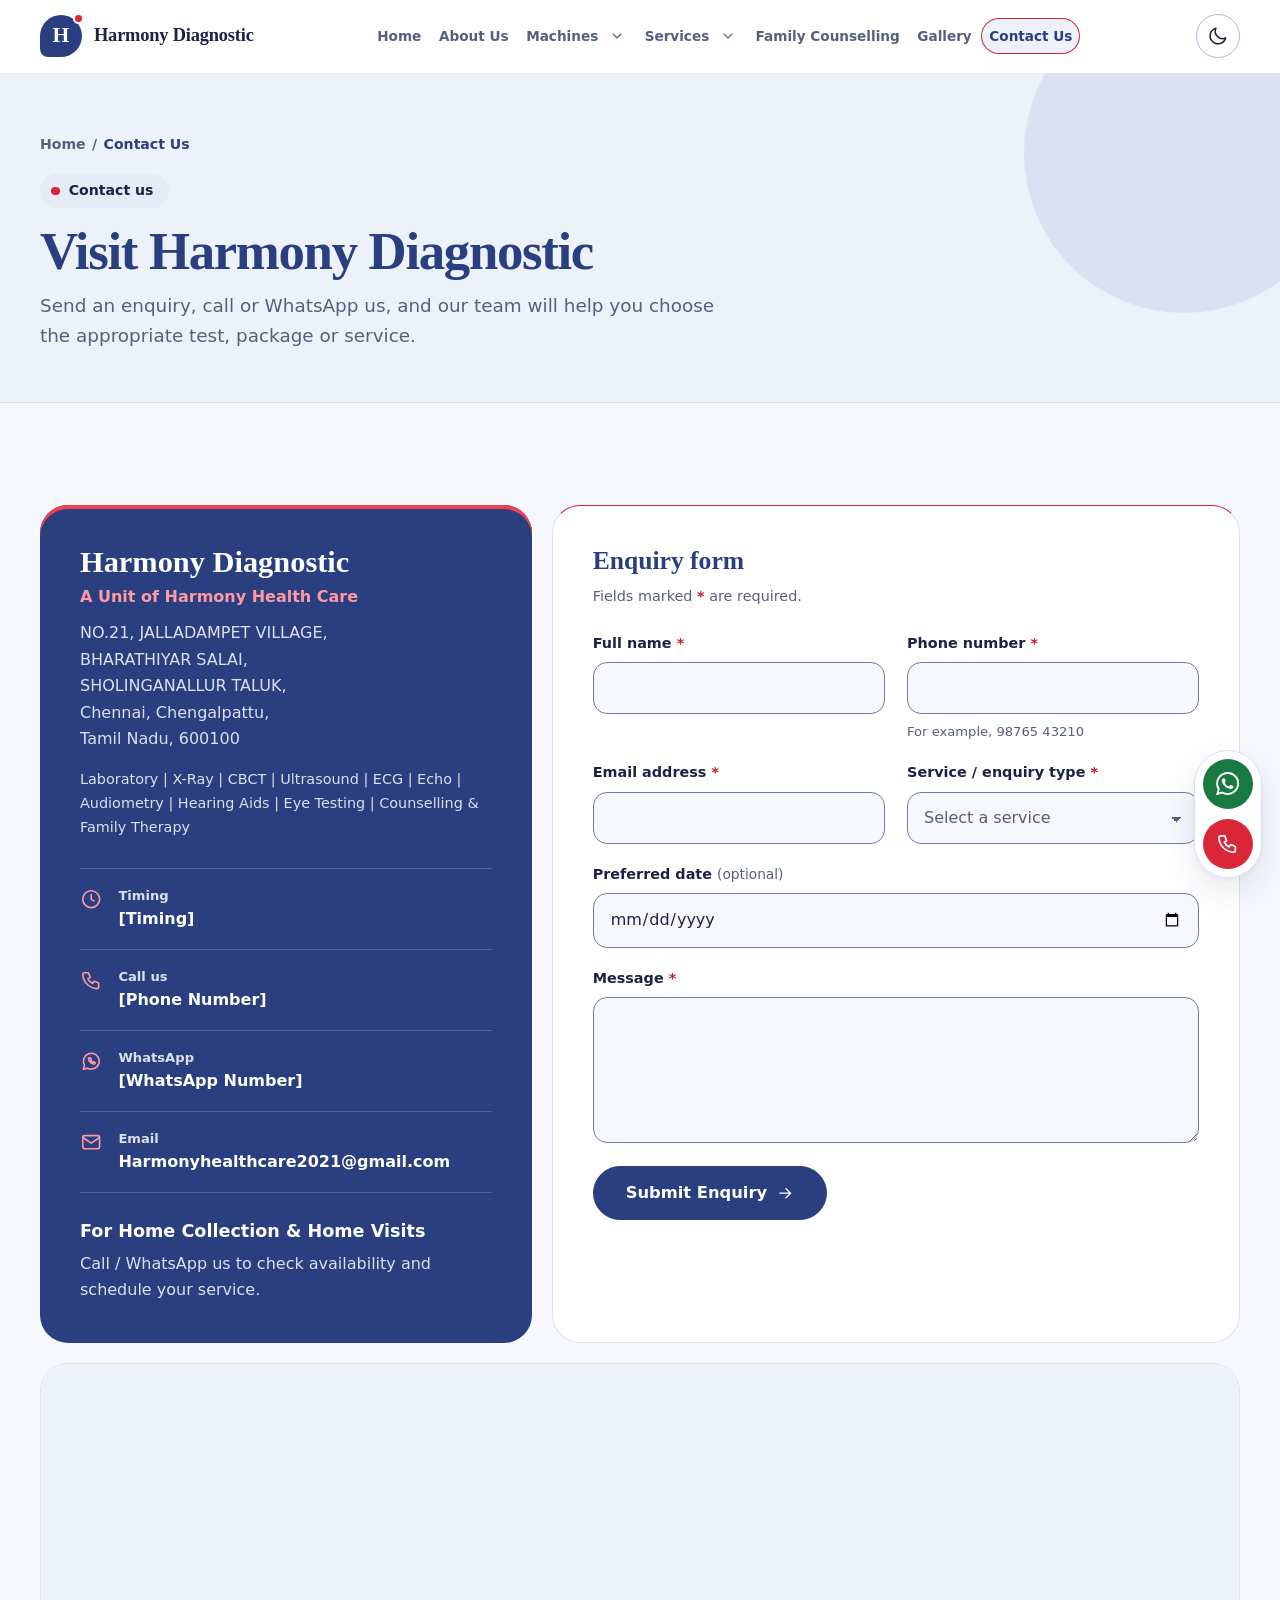
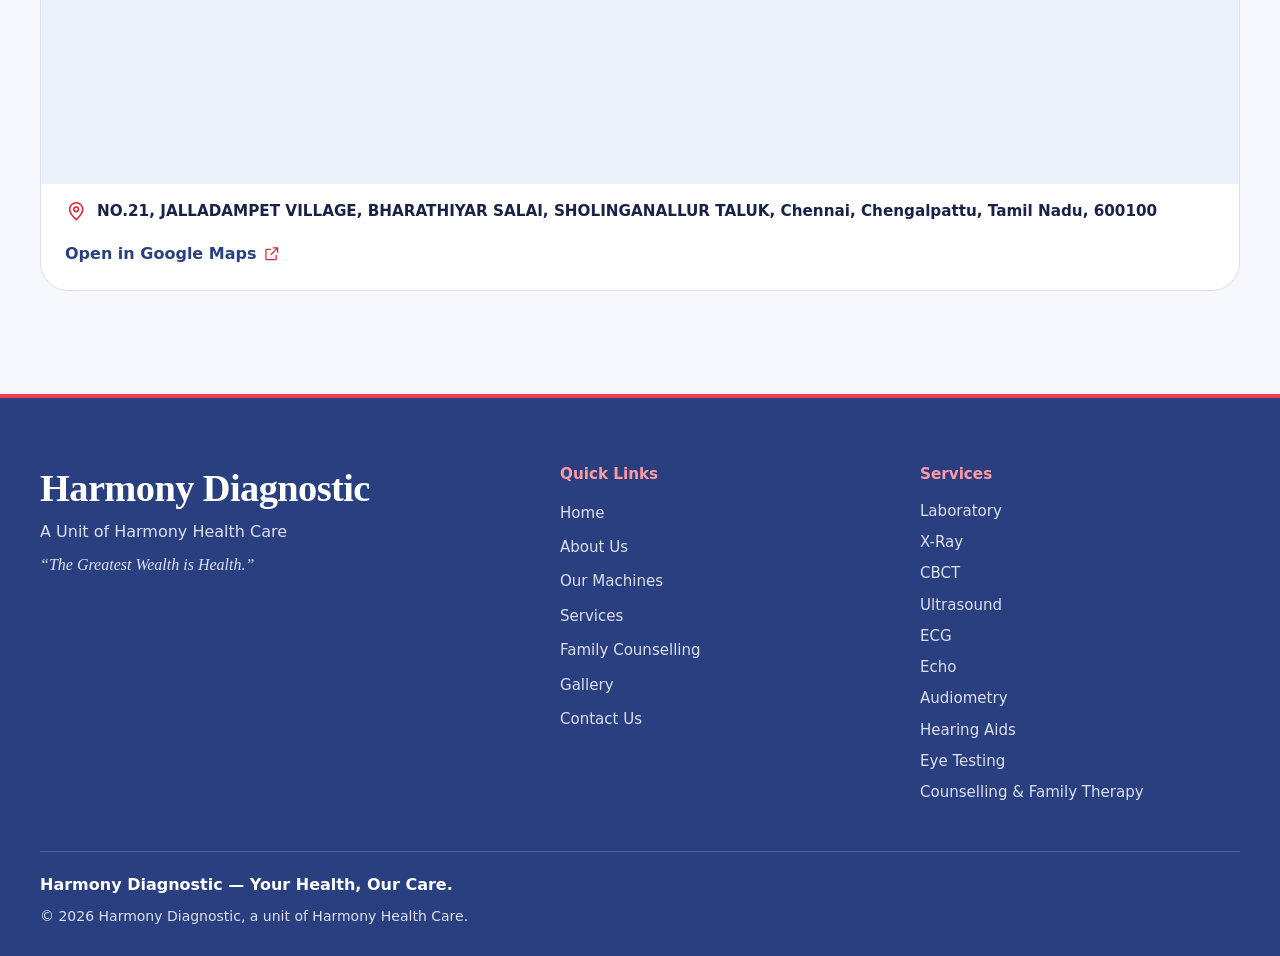
<file: contact.html>
<!DOCTYPE html>
<html lang="en" data-theme="light">
<head>
  <meta charset="UTF-8">
  <meta name="viewport" content="width=device-width, initial-scale=1, viewport-fit=cover">
  <title>Contact Us | Harmony Diagnostic, Pallikaranai, Chennai</title>
  <meta name="description" content="Contact Harmony Diagnostic, Pallikaranai, Chennai: address, enquiry form, email and location map. A unit of Harmony Health Care.">
  <meta name="theme-color" content="#293f80">
  <meta property="og:type" content="website">
  <meta property="og:title" content="Contact Us | Harmony Diagnostic, Pallikaranai, Chennai">
  <meta property="og:description" content="The Greatest Wealth is Health. We Take Care of Your Health.">
  <meta name="color-scheme" content="light dark">
  <!-- Theme script runs first so the saved theme applies before paint -->
  <script src="assets/js/theme.js"></script>
  <link rel="stylesheet" href="assets/css/theme.css">
  <link rel="stylesheet" href="assets/css/style.css">
  <link rel="stylesheet" href="assets/css/responsive.css">
  <link rel="stylesheet" href="assets/css/pages.css">
</head>
<body>

<svg class="sprite" aria-hidden="true" focusable="false" xmlns="http://www.w3.org/2000/svg">
  <symbol id="i-home" viewBox="0 0 24 24"><path d="M3 11l9-8 9 8M5 10v10h14V10"/></symbol>
  <symbol id="i-info" viewBox="0 0 24 24"><circle cx="12" cy="12" r="9"/><path d="M12 11v6M12 7.5v.5"/></symbol>
  <symbol id="i-flask" viewBox="0 0 24 24"><path d="M9 3h6M10 3v6l-5 9a2 2 0 002 3h10a2 2 0 002-3l-5-9V3"/></symbol>
  <symbol id="i-pack" viewBox="0 0 24 24"><rect x="5" y="4" width="14" height="17" rx="2"/><path d="M9 2h6v3H9zM9 13l2 2 4-4"/></symbol>
  <symbol id="i-phone" viewBox="0 0 24 24"><path d="M5 4h4l2 5-2.5 1.5a11 11 0 005 5L15 13l5 2v4a2 2 0 01-2 2A16 16 0 013 6a2 2 0 012-2z"/></symbol>
  <symbol id="i-chat" viewBox="0 0 24 24"><path d="M4 5h16v11H9l-5 4z"/></symbol>
  <symbol id="i-mail" viewBox="0 0 24 24"><rect x="3" y="5" width="18" height="14" rx="2"/><path d="M3 7l9 6 9-6"/></symbol>
  <symbol id="i-menu" viewBox="0 0 24 24"><path d="M4 7h16M4 12h16M4 17h16"/></symbol>
  <symbol id="i-close" viewBox="0 0 24 24"><path d="M6 6l12 12M18 6L6 18"/></symbol>
  <symbol id="i-sun" viewBox="0 0 24 24"><circle cx="12" cy="12" r="4"/><path d="M12 2v2M12 20v2M2 12h2M20 12h2M5 5l1.5 1.5M17.5 17.5L19 19M5 19l1.5-1.5M17.5 6.5L19 5"/></symbol>
  <symbol id="i-moon" viewBox="0 0 24 24"><path d="M20 14A8 8 0 019.5 3.5 8.5 8.5 0 1020 14z"/></symbol>
  <symbol id="i-up" viewBox="0 0 24 24"><path d="M12 19V5M5 12l7-7 7 7"/></symbol>
  <symbol id="i-xray" viewBox="0 0 24 24"><rect x="4" y="3" width="16" height="18" rx="2"/><path d="M12 7v10M8 9h8M8 12h8M9 15h6"/></symbol>
  <symbol id="i-cbct" viewBox="0 0 24 24"><circle cx="12" cy="12" r="8"/><circle cx="12" cy="12" r="3"/><path d="M12 2v3M12 19v3"/></symbol>
  <symbol id="i-usg" viewBox="0 0 24 24"><path d="M4 18a10 10 0 0116 0M7 18a7 7 0 0110 0M12 18v.1"/></symbol>
  <symbol id="i-ecg" viewBox="0 0 24 24"><path d="M3 12h3l2-6 4 12 3-9 2 3h4"/></symbol>
  <symbol id="i-heart" viewBox="0 0 24 24"><path d="M12 20s-8-5-8-11a4.5 4.5 0 018-2.5A4.5 4.5 0 0120 9c0 6-8 11-8 11z"/></symbol>
  <symbol id="i-ear" viewBox="0 0 24 24"><path d="M7 9a5 5 0 0110 0c0 3-3 4-3 7a3 3 0 01-6 0M10 9a2 2 0 014 0"/></symbol>
  <symbol id="i-eye" viewBox="0 0 24 24"><path d="M2 12s4-7 10-7 10 7 10 7-4 7-10 7S2 12 2 12z"/><circle cx="12" cy="12" r="3"/></symbol>
  <symbol id="i-users" viewBox="0 0 24 24"><circle cx="9" cy="8" r="3"/><path d="M3 20a6 6 0 0112 0M16 5a3 3 0 010 6M18 20a5 5 0 00-3-4.5"/></symbol>
  <symbol id="i-shield" viewBox="0 0 24 24"><path d="M12 3l8 3v6c0 5-3.5 8-8 9-4.5-1-8-4-8-9V6z"/><path d="M9 12l2 2 4-4"/></symbol>
  <symbol id="i-building" viewBox="0 0 24 24"><rect x="5" y="3" width="14" height="18"/><path d="M9 7h2M13 7h2M9 11h2M13 11h2M10 21v-4h4v4"/></symbol>
  <symbol id="i-pin" viewBox="0 0 24 24"><path d="M12 21s-7-6-7-11a7 7 0 0114 0c0 5-7 11-7 11z"/><circle cx="12" cy="10" r="2.5"/></symbol>
  <symbol id="i-clock" viewBox="0 0 24 24"><circle cx="12" cy="12" r="9"/><path d="M12 7v5l3 2"/></symbol>
  <symbol id="i-search" viewBox="0 0 24 24"><circle cx="11" cy="11" r="7"/><path d="M20 20l-4-4"/></symbol>
  <symbol id="i-arrow" viewBox="0 0 24 24"><path d="M5 12h14M13 6l6 6-6 6"/></symbol>
  <symbol id="i-whatsapp" viewBox="0 0 24 24"><path d="M3.5 20.5l1.3-4.2A8.5 8.5 0 1112 20.5a8.4 8.4 0 01-4-1z"/><path d="M9 8.5c0 3.5 3 6.5 6.5 6.5l1-1.5-2-1-1 .8a4 4 0 01-2-2l.8-1-1-2z"/></symbol>
  <symbol id="i-whatsapp-brand" viewBox="0 0 24 24"><path fill="currentColor" stroke="none" d="M17.472 14.382c-.297-.149-1.758-.867-2.03-.967-.273-.099-.471-.148-.67.15-.197.297-.768.966-.94 1.164-.173.198-.347.223-.644.075-.297-.15-1.255-.463-2.39-1.475-.883-.788-1.48-1.761-1.653-2.059-.173-.297-.018-.458.13-.606.134-.133.298-.347.446-.52.149-.174.198-.298.298-.497.099-.198.05-.371-.025-.52-.075-.149-.669-1.612-.916-2.207-.242-.579-.487-.5-.669-.51-.173-.008-.371-.01-.57-.01-.198 0-.52.074-.792.372-.272.297-1.04 1.016-1.04 2.479 0 1.462 1.065 2.875 1.213 3.074.149.198 2.096 3.2 5.077 4.487.709.306 1.262.489 1.694.626.712.227 1.36.195 1.872.118.571-.085 1.758-.719 2.006-1.413.248-.694.248-1.289.173-1.413-.074-.124-.272-.198-.57-.347m-5.421 7.403h-.004a9.87 9.87 0 01-5.031-1.378l-.361-.214-3.741.982.998-3.648-.235-.374a9.86 9.86 0 01-1.511-5.26c.002-5.45 4.437-9.884 9.892-9.884 2.64.001 5.122 1.03 6.988 2.898a9.825 9.825 0 012.893 6.994c-.003 5.45-4.437 9.884-9.889 9.884m8.413-18.297A11.815 11.815 0 0012.05 0C5.495 0 .16 5.335.157 11.89c0 2.096.547 4.142 1.588 5.946L.057 24l6.304-1.654a11.9 11.9 0 005.683 1.448h.005c6.554 0 11.89-5.335 11.893-11.89a11.816 11.816 0 00-3.478-8.416z"/></symbol>
  <symbol id="i-calendar" viewBox="0 0 24 24"><rect x="3.5" y="5" width="17" height="15.5" rx="2"/><path d="M8 3v4M16 3v4M3.5 10h17"/></symbol>
  <symbol id="i-check" viewBox="0 0 24 24"><circle cx="12" cy="12" r="9"/><path d="M8 12.5l2.7 2.7L16 9.5"/></symbol>
  <symbol id="i-alert" viewBox="0 0 24 24"><circle cx="12" cy="12" r="9"/><path d="M12 7.5v5.5M12 16.5v.1"/></symbol>
  <symbol id="i-external" viewBox="0 0 24 24"><path d="M14 4h6v6M20 4l-9 9M18 14v5a1 1 0 01-1 1H5a1 1 0 01-1-1V7a1 1 0 011-1h5"/></symbol>
  <symbol id="i-house" viewBox="0 0 24 24"><path d="M3 11l9-8 9 8M5 10v10h14V10M12 9v6M9 12h6"/></symbol>
  <symbol id="i-chevron" viewBox="0 0 24 24"><path d="M6 9l6 6 6-6"/></symbol>
  <symbol id="i-mri" viewBox="0 0 24 24"><rect x="3" y="5" width="18" height="14" rx="4"/><circle cx="12" cy="12" r="3.5"/></symbol>
  <symbol id="i-tooth" viewBox="0 0 24 24"><path d="M7 3c-2 0-3.5 1.7-3.5 4 0 2.5 1.5 3.5 1.8 6 .3 2.5.7 8 2 8s1.2-4.5 2.7-4.5 1.5 4.5 2.7 4.5 1.7-5.5 2-8c.3-2.5 1.8-3.5 1.8-6 0-2.3-1.5-4-3.5-4-1.2 0-2 .7-3 .7S8.2 3 7 3z"/></symbol>
  <symbol id="i-panorama" viewBox="0 0 24 24"><path d="M3 16c3-7 15-7 18 0M6.5 16c1.5-3.5 9.5-3.5 11 0M12 9v1.5"/></symbol>
  <symbol id="i-image" viewBox="0 0 24 24"><rect x="3" y="4" width="18" height="16" rx="2"/><circle cx="9" cy="10" r="1.5"/><path d="M4 18l5-5 4 4 3-3 4 4"/></symbol>
  <symbol id="i-plus" viewBox="0 0 24 24"><path d="M12 5v14M5 12h14"/></symbol>
</svg>

<a class="skip-link" href="#main">Skip to main content</a>

<header class="site-header">
  <div class="container header-inner">
    <a class="brand" href="index.html" aria-label="Harmony Diagnostic, home">
      <span class="brand-mark" aria-hidden="true">H</span>
      <span class="brand-text">
        <strong>Harmony Diagnostic</strong>
        <span>A Unit of Harmony Health Care</span>
      </span>
    </a>
    <nav class="nav-desktop" aria-label="Primary">
      <a href="index.html">Home</a>
      <a href="about.html">About Us</a>
      <div class="nav-item nav-item--dropdown">
        <a href="machines.html">Machines</a>
        <button class="nav-dropdown-toggle" type="button" aria-expanded="false" aria-controls="menu-machines" aria-label="Machines submenu"><svg class="ic"><use href="#i-chevron"/></svg></button>
        <ul class="nav-dropdown" id="menu-machines" hidden>
          <li><a href="machines.html#machine-cbct">MYRAY 3D CBCT</a></li>
          <li><a href="machines.html#machine-xray">X-Ray Machine</a></li>
          <li><a href="machines.html#machine-ultrasound">Voluson P8 Ultrasound</a></li>
          <li><a href="machines.html#machine-fuji-cr">FUJI CR Reader</a></li>
          <li><a href="machines.html#laboratory-equipment">Laboratory Equipment</a></li>
        </ul>
      </div>
      <div class="nav-item nav-item--dropdown">
        <a href="services.html">Services</a>
        <button class="nav-dropdown-toggle" type="button" aria-expanded="false" aria-controls="menu-services" aria-label="Services submenu"><svg class="ic"><use href="#i-chevron"/></svg></button>
        <ul class="nav-dropdown" id="menu-services" hidden>
          <li><a href="services.html#mri">MRI Scan</a></li>
          <li><a href="services.html#cbct">Dental CBCT Scan</a></li>
          <li><a href="services.html#opg">Dental OPG Scan</a></li>
          <li><a href="services.html#general-xray">General X-ray</a></li>
          <li><a href="services.html#dental-xray">Dental X-ray</a></li>
          <li><a href="services.html#ultrasound">Ultrasound Scan</a></li>
          <li><a href="services.html#more-services">Laboratory, Cardiac, Hearing &amp; Eye</a></li>
          <li><a href="services.html#packages">Health Packages</a></li>
        </ul>
      </div>
      <a href="family-counselling.html">Family Counselling</a>
      <a href="gallery.html">Gallery</a>
      <a href="contact.html" class="is-active" aria-current="page">Contact Us</a>
    </nav>
    <div class="header-actions">
      <a class="btn btn--sm header-cta" href="contact.html">Book an Appointment</a>
      <button class="icon-btn theme-toggle" type="button" aria-label="Toggle light and dark theme">
        <svg class="ic i-moon"><use href="#i-moon"/></svg><svg class="ic i-sun"><use href="#i-sun"/></svg>
      </button>
      <button class="icon-btn menu-toggle" type="button" aria-label="Open menu" aria-expanded="false" aria-controls="mobile-menu">
        <svg class="ic"><use href="#i-menu"/></svg>
      </button>
    </div>
  </div>
</header>

<div class="backdrop"></div>
<aside class="offcanvas" id="mobile-menu" aria-label="Mobile menu" aria-hidden="true">
  <div class="offcanvas-top">
    <strong>Menu</strong>
    <button class="icon-btn menu-close" type="button" aria-label="Close menu"><svg class="ic"><use href="#i-close"/></svg></button>
  </div>
  <nav aria-label="Mobile">
    <a class="nav-link" href="index.html">Home</a>
    <a class="nav-link" href="about.html">About Us</a>
    <div class="nav-group">
      <div class="nav-group-row">
        <a class="nav-link" href="machines.html">Machines</a>
        <button class="nav-group-toggle" type="button" aria-expanded="false" aria-controls="mobile-sub-machines" aria-label="Machines submenu"><svg class="ic"><use href="#i-chevron"/></svg></button>
      </div>
      <ul class="nav-sublist" id="mobile-sub-machines" hidden>
        <li><a href="machines.html#machine-cbct">MYRAY 3D CBCT</a></li>
        <li><a href="machines.html#machine-xray">X-Ray Machine</a></li>
        <li><a href="machines.html#machine-ultrasound">Voluson P8 Ultrasound</a></li>
        <li><a href="machines.html#machine-fuji-cr">FUJI CR Reader</a></li>
        <li><a href="machines.html#laboratory-equipment">Laboratory Equipment</a></li>
      </ul>
    </div>
    <div class="nav-group">
      <div class="nav-group-row">
        <a class="nav-link" href="services.html">Services</a>
        <button class="nav-group-toggle" type="button" aria-expanded="false" aria-controls="mobile-sub-services" aria-label="Services submenu"><svg class="ic"><use href="#i-chevron"/></svg></button>
      </div>
      <ul class="nav-sublist" id="mobile-sub-services" hidden>
        <li><a href="services.html#mri">MRI Scan</a></li>
        <li><a href="services.html#cbct">Dental CBCT Scan</a></li>
        <li><a href="services.html#opg">Dental OPG Scan</a></li>
        <li><a href="services.html#general-xray">General X-ray</a></li>
        <li><a href="services.html#dental-xray">Dental X-ray</a></li>
        <li><a href="services.html#ultrasound">Ultrasound Scan</a></li>
        <li><a href="services.html#more-services">Laboratory, Cardiac, Hearing &amp; Eye</a></li>
        <li><a href="services.html#packages">Health Packages</a></li>
      </ul>
    </div>
    <a class="nav-link" href="family-counselling.html">Family Counselling</a>
    <a class="nav-link" href="gallery.html">Gallery</a>
    <a class="nav-link is-active" aria-current="page" href="contact.html">Contact Us</a>
  </nav>
  <a class="btn offcanvas-cta" href="contact.html">Book an Appointment</a>
</aside>

<main id="main">
<section class="page-hero" aria-labelledby="page-title">
  <div class="container">
    <nav class="breadcrumb" aria-label="Breadcrumb">
      <ol><li><a href="index.html">Home</a></li><li aria-current="page">Contact Us</li></ol>
    </nav>
    <p class="eyebrow">Contact us</p>
    <h1 id="page-title">Visit Harmony Diagnostic</h1>
    <p class="lead">Send an enquiry, call or WhatsApp us, and our team will help you choose the appropriate test, package or service.</p>
  </div>
</section>

<section class="section" id="contact" aria-labelledby="contact-title">
  <div class="container">
    <h2 id="contact-title" class="visually-hidden">Contact details, enquiry form and location</h2>
    <div class="contact-grid" id="contact-details">
      <div class="contact-info reveal">
        <address class="contact-address">
          <h3>Harmony Diagnostic</h3>
          <p class="contact-unit">A Unit of Harmony Health Care</p>
          <p>NO.21, JALLADAMPET VILLAGE,<br>BHARATHIYAR SALAI,<br>SHOLINGANALLUR TALUK,<br>Chennai, Chengalpattu,<br>Tamil Nadu, 600100</p>
        </address>
        <p class="contact-services">Laboratory | X-Ray | CBCT | Ultrasound | ECG | Echo | Audiometry | Hearing Aids | Eye Testing | Counselling &amp; Family Therapy</p>
        <ul class="contact-list">
          <li><svg class="ic"><use href="#i-clock"/></svg><div><span class="contact-key">Timing</span><span class="contact-val" data-contact-text="timing">[Timing]</span></div></li>
          <li><svg class="ic"><use href="#i-phone"/></svg><div><span class="contact-key">Call us</span><a class="contact-val" href="contact.html" data-contact="call" data-contact-text="phone">[Phone Number]</a></div></li>
          <li><svg class="ic"><use href="#i-whatsapp"/></svg><div><span class="contact-key">WhatsApp</span><a class="contact-val" href="contact.html" data-contact="whatsapp" data-contact-text="whatsapp">[WhatsApp Number]</a></div></li>
          <li><svg class="ic"><use href="#i-mail"/></svg><div><span class="contact-key">Email</span><a class="contact-val" href="contact.html" data-contact="email" data-contact-text="email">Harmonyhealthcare2021@gmail.com</a></div></li>
        </ul>
        <div class="contact-home">
          <h3>For Home Collection &amp; Home Visits</h3>
          <p>Call / WhatsApp us to check availability and schedule your service.</p>
        </div>
      </div>

      <div class="enquiry reveal">
        <h3 id="enquiry-title">Enquiry form</h3>
        <p class="enquiry-intro">Fields marked <span class="req" aria-hidden="true">*</span><span class="visually-hidden">with an asterisk</span> are required.</p>
        <form id="enquiry-form" class="enquiry-form" novalidate aria-labelledby="enquiry-title">
          <div class="field">
            <label for="f-name">Full name <span class="req" aria-hidden="true">*</span></label>
            <input id="f-name" name="name" type="text" autocomplete="name" required aria-describedby="f-name-error">
            <p class="field-error" id="f-name-error" hidden></p>
          </div>
          <div class="field">
            <label for="f-phone">Phone number <span class="req" aria-hidden="true">*</span></label>
            <input id="f-phone" name="phone" type="tel" inputmode="tel" autocomplete="tel" required aria-describedby="f-phone-hint f-phone-error">
            <p class="field-hint" id="f-phone-hint">For example, 98765 43210</p>
            <p class="field-error" id="f-phone-error" hidden></p>
          </div>
          <div class="field">
            <label for="f-email">Email address <span class="req" aria-hidden="true">*</span></label>
            <input id="f-email" name="email" type="email" autocomplete="email" required aria-describedby="f-email-error">
            <p class="field-error" id="f-email-error" hidden></p>
          </div>
          <div class="field">
            <label for="f-service">Service / enquiry type <span class="req" aria-hidden="true">*</span></label>
            <select id="f-service" name="service" required aria-describedby="f-service-error">
              <option value="" selected disabled>Select a service</option>
              <option>Laboratory tests</option>
              <option>Imaging (MRI, X-Ray, Ultrasound)</option>
              <option>Dental imaging (CBCT, OPG, dental X-ray)</option>
              <option>Cardiac tests (ECG, Echo)</option>
              <option>Hearing test / hearing aids</option>
              <option>Eye testing</option>
              <option>Counselling &amp; family therapy</option>
              <option>Master health check-up</option>
              <option>Preventive health check-up</option>
              <option>Corporate health screening</option>
              <option>Home collection / home visit</option>
              <option>Other enquiry</option>
            </select>
            <p class="field-error" id="f-service-error" hidden></p>
          </div>
          <div class="field field--full">
            <label for="f-date">Preferred date <span class="optional">(optional)</span></label>
            <input id="f-date" name="date" type="date" aria-describedby="f-date-error">
            <p class="field-error" id="f-date-error" hidden></p>
          </div>
          <div class="field field--full">
            <label for="f-message">Message <span class="req" aria-hidden="true">*</span></label>
            <textarea id="f-message" name="message" rows="5" required aria-describedby="f-message-error"></textarea>
            <p class="field-error" id="f-message-error" hidden></p>
          </div>
          <div class="field--full form-actions">
            <button class="btn btn--submit" type="submit"><span class="btn-label">Submit Enquiry</span><svg class="ic"><use href="#i-arrow"/></svg></button>
          </div>
          <div class="field--full form-status" id="form-status" role="status" aria-live="polite" tabindex="-1" hidden></div>
        </form>
      </div>
    </div>

    <div class="map-block reveal">
      <div class="map-frame">
        <iframe title="Map showing the location of Harmony Diagnostic" src="https://www.google.com/maps?q=NO.21%2C%20JALLADAMPET%20VILLAGE%2C%20BHARATHIYAR%20SALAI%2C%20SHOLINGANALLUR%20TALUK%2C%20Chennai%2C%20Chengalpattu%2C%20Tamil%20Nadu%2C%20600100&amp;output=embed" loading="lazy" referrerpolicy="no-referrer-when-downgrade" allowfullscreen></iframe>
      </div>
      <div class="map-caption">
        <p><svg class="ic"><use href="#i-pin"/></svg><span>NO.21, JALLADAMPET VILLAGE, BHARATHIYAR SALAI, SHOLINGANALLUR TALUK, Chennai, Chengalpattu, Tamil Nadu, 600100</span></p>
        <a class="map-link" href="https://www.google.com/maps/search/?api=1&amp;query=NO.21%2C%20JALLADAMPET%20VILLAGE%2C%20BHARATHIYAR%20SALAI%2C%20SHOLINGANALLUR%20TALUK%2C%20Chennai%2C%20Chengalpattu%2C%20Tamil%20Nadu%2C%20600100" target="_blank" rel="noopener noreferrer">Open in Google Maps<svg class="ic"><use href="#i-external"/></svg></a>
      </div>
    </div>

  </div>
</section>

</main>

<footer class="site-footer">
  <div class="container">
    <div class="footer-grid">
      <div class="footer-brand">
        <h3>Harmony Diagnostic</h3>
        <p>A Unit of Harmony Health Care</p>
        <p class="footer-quote">“The Greatest Wealth is Health.”</p>
      </div>
      <nav aria-label="Quick links">
        <h3>Quick Links</h3>
        <ul>
          <li><a href="index.html">Home</a></li><li><a href="about.html">About Us</a></li><li><a href="machines.html">Our Machines</a></li>
          <li><a href="services.html">Services</a></li><li><a href="family-counselling.html">Family Counselling</a></li>
          <li><a href="gallery.html">Gallery</a></li><li><a href="contact.html">Contact Us</a></li>
        </ul>
      </nav>
      <div>
        <h3>Services</h3>
        <ul>
          <li>Laboratory</li><li>X-Ray</li><li>CBCT</li><li>Ultrasound</li><li>ECG</li><li>Echo</li>
          <li>Audiometry</li><li>Hearing Aids</li><li>Eye Testing</li><li>Counselling &amp; Family Therapy</li>
        </ul>
      </div>
    </div>
    <p class="final-line">Harmony Diagnostic — Your Health, Our Care.</p>
    <p class="note">&copy; <span id="year">2026</span> Harmony Diagnostic, a unit of Harmony Health Care.</p>
  </div>
</footer>

<nav class="bottom-nav" aria-label="Quick navigation">
  <ul>
    <li><a href="index.html"><svg class="ic"><use href="#i-home"/></svg><span>Home</span></a></li>
    <li><a href="machines.html"><svg class="ic"><use href="#i-cbct"/></svg><span>Machines</span></a></li>
    <li><a href="services.html"><svg class="ic"><use href="#i-flask"/></svg><span>Services</span></a></li>
    <li><a href="family-counselling.html"><svg class="ic"><use href="#i-users"/></svg><span>Counselling</span></a></li>
    <li><a href="contact.html" class="is-active" aria-current="page"><svg class="ic"><use href="#i-phone"/></svg><span>Contact</span></a></li>
  </ul>
</nav>

<div class="fab-group">
  <a class="fab fab--wa" href="contact.html" data-contact="whatsapp" aria-label="Chat on WhatsApp"><svg class="ic"><use href="#i-whatsapp-brand"/></svg><span class="tip">WhatsApp us</span></a>
  <a class="fab fab--call" href="contact.html" data-contact="call" aria-label="Call Harmony Diagnostic"><svg class="ic"><use href="#i-phone"/></svg><span class="tip">Call us</span></a>
</div>

<script src="assets/js/config.js"></script>
<script src="assets/js/main.js" defer></script>
<script src="assets/js/navigation.js" defer></script>
<script src="assets/js/form.js" defer></script>
<script src="assets/js/animations.js" defer></script>
</body>
</html>
</file>
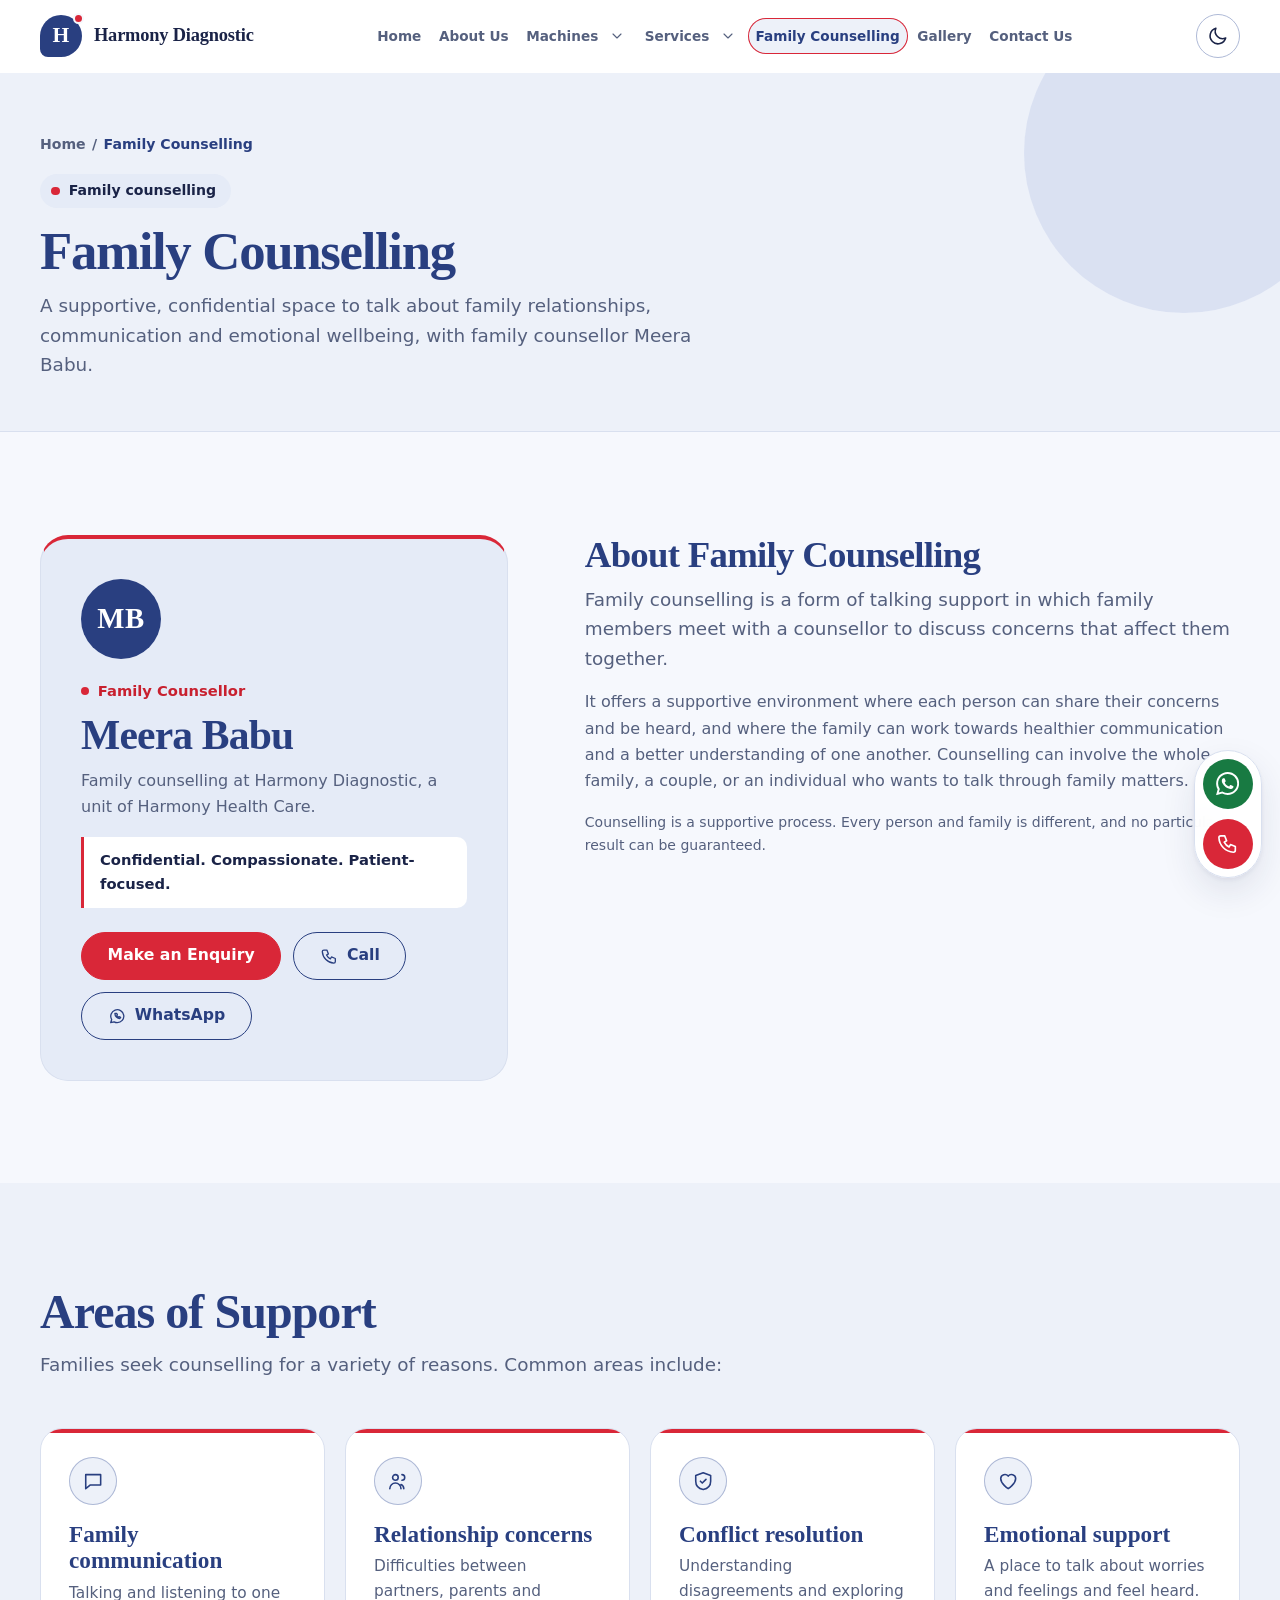
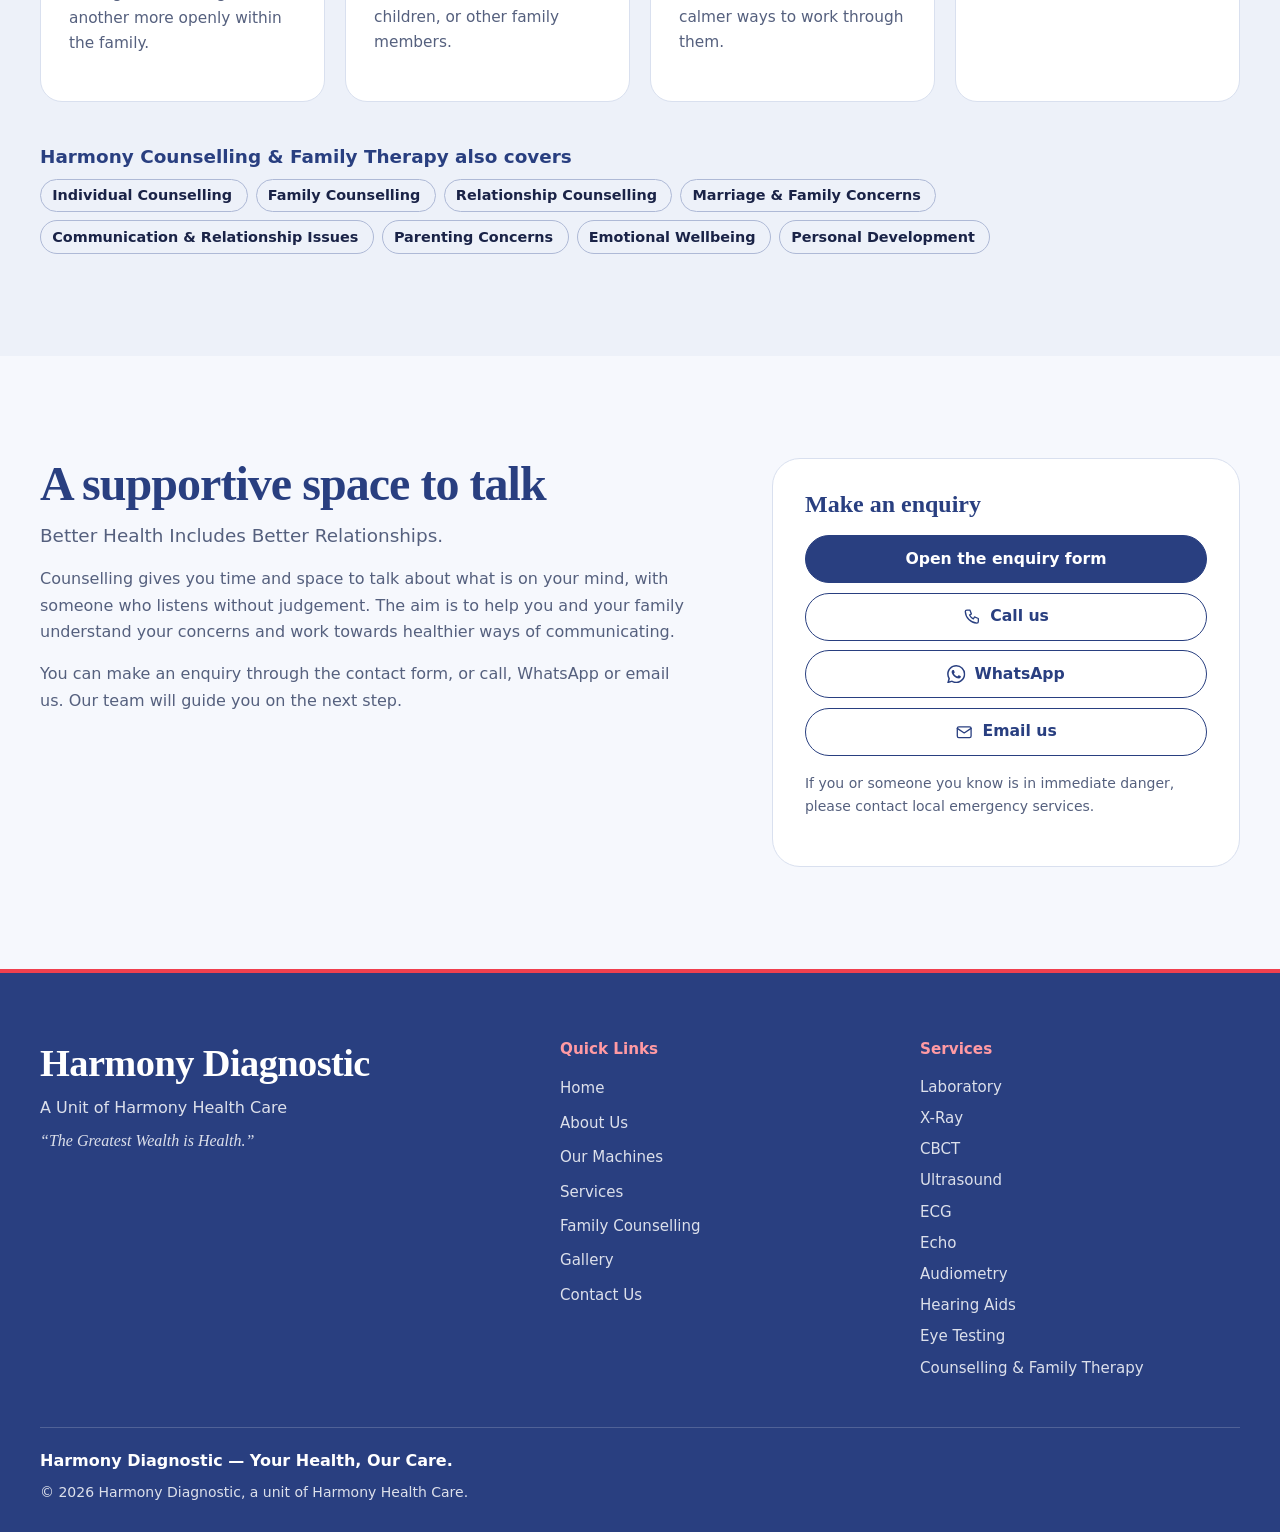
<file: family-counselling.html>
<!DOCTYPE html>
<html lang="en" data-theme="light">
<head>
  <meta charset="UTF-8">
  <meta name="viewport" content="width=device-width, initial-scale=1, viewport-fit=cover">
  <title>Family Counselling with Meera Babu | Harmony Diagnostic, Pallikaranai</title>
  <meta name="description" content="Family counselling at Harmony Diagnostic, Pallikaranai, Chennai, with family counsellor Meera Babu: family communication, relationship concerns, conflict resolution and emotional support.">
  <meta name="theme-color" content="#293f80">
  <meta property="og:type" content="website">
  <meta property="og:title" content="Family Counselling with Meera Babu | Harmony Diagnostic, Pallikaranai">
  <meta property="og:description" content="The Greatest Wealth is Health. We Take Care of Your Health.">
  <meta name="color-scheme" content="light dark">
  <!-- Theme script runs first so the saved theme applies before paint -->
  <script src="assets/js/theme.js"></script>
  <link rel="stylesheet" href="assets/css/theme.css">
  <link rel="stylesheet" href="assets/css/style.css">
  <link rel="stylesheet" href="assets/css/responsive.css">
  <link rel="stylesheet" href="assets/css/pages.css">
</head>
<body>

<svg class="sprite" aria-hidden="true" focusable="false" xmlns="http://www.w3.org/2000/svg">
  <symbol id="i-home" viewBox="0 0 24 24"><path d="M3 11l9-8 9 8M5 10v10h14V10"/></symbol>
  <symbol id="i-info" viewBox="0 0 24 24"><circle cx="12" cy="12" r="9"/><path d="M12 11v6M12 7.5v.5"/></symbol>
  <symbol id="i-flask" viewBox="0 0 24 24"><path d="M9 3h6M10 3v6l-5 9a2 2 0 002 3h10a2 2 0 002-3l-5-9V3"/></symbol>
  <symbol id="i-pack" viewBox="0 0 24 24"><rect x="5" y="4" width="14" height="17" rx="2"/><path d="M9 2h6v3H9zM9 13l2 2 4-4"/></symbol>
  <symbol id="i-phone" viewBox="0 0 24 24"><path d="M5 4h4l2 5-2.5 1.5a11 11 0 005 5L15 13l5 2v4a2 2 0 01-2 2A16 16 0 013 6a2 2 0 012-2z"/></symbol>
  <symbol id="i-chat" viewBox="0 0 24 24"><path d="M4 5h16v11H9l-5 4z"/></symbol>
  <symbol id="i-mail" viewBox="0 0 24 24"><rect x="3" y="5" width="18" height="14" rx="2"/><path d="M3 7l9 6 9-6"/></symbol>
  <symbol id="i-menu" viewBox="0 0 24 24"><path d="M4 7h16M4 12h16M4 17h16"/></symbol>
  <symbol id="i-close" viewBox="0 0 24 24"><path d="M6 6l12 12M18 6L6 18"/></symbol>
  <symbol id="i-sun" viewBox="0 0 24 24"><circle cx="12" cy="12" r="4"/><path d="M12 2v2M12 20v2M2 12h2M20 12h2M5 5l1.5 1.5M17.5 17.5L19 19M5 19l1.5-1.5M17.5 6.5L19 5"/></symbol>
  <symbol id="i-moon" viewBox="0 0 24 24"><path d="M20 14A8 8 0 019.5 3.5 8.5 8.5 0 1020 14z"/></symbol>
  <symbol id="i-up" viewBox="0 0 24 24"><path d="M12 19V5M5 12l7-7 7 7"/></symbol>
  <symbol id="i-xray" viewBox="0 0 24 24"><rect x="4" y="3" width="16" height="18" rx="2"/><path d="M12 7v10M8 9h8M8 12h8M9 15h6"/></symbol>
  <symbol id="i-cbct" viewBox="0 0 24 24"><circle cx="12" cy="12" r="8"/><circle cx="12" cy="12" r="3"/><path d="M12 2v3M12 19v3"/></symbol>
  <symbol id="i-usg" viewBox="0 0 24 24"><path d="M4 18a10 10 0 0116 0M7 18a7 7 0 0110 0M12 18v.1"/></symbol>
  <symbol id="i-ecg" viewBox="0 0 24 24"><path d="M3 12h3l2-6 4 12 3-9 2 3h4"/></symbol>
  <symbol id="i-heart" viewBox="0 0 24 24"><path d="M12 20s-8-5-8-11a4.5 4.5 0 018-2.5A4.5 4.5 0 0120 9c0 6-8 11-8 11z"/></symbol>
  <symbol id="i-ear" viewBox="0 0 24 24"><path d="M7 9a5 5 0 0110 0c0 3-3 4-3 7a3 3 0 01-6 0M10 9a2 2 0 014 0"/></symbol>
  <symbol id="i-eye" viewBox="0 0 24 24"><path d="M2 12s4-7 10-7 10 7 10 7-4 7-10 7S2 12 2 12z"/><circle cx="12" cy="12" r="3"/></symbol>
  <symbol id="i-users" viewBox="0 0 24 24"><circle cx="9" cy="8" r="3"/><path d="M3 20a6 6 0 0112 0M16 5a3 3 0 010 6M18 20a5 5 0 00-3-4.5"/></symbol>
  <symbol id="i-shield" viewBox="0 0 24 24"><path d="M12 3l8 3v6c0 5-3.5 8-8 9-4.5-1-8-4-8-9V6z"/><path d="M9 12l2 2 4-4"/></symbol>
  <symbol id="i-building" viewBox="0 0 24 24"><rect x="5" y="3" width="14" height="18"/><path d="M9 7h2M13 7h2M9 11h2M13 11h2M10 21v-4h4v4"/></symbol>
  <symbol id="i-pin" viewBox="0 0 24 24"><path d="M12 21s-7-6-7-11a7 7 0 0114 0c0 5-7 11-7 11z"/><circle cx="12" cy="10" r="2.5"/></symbol>
  <symbol id="i-clock" viewBox="0 0 24 24"><circle cx="12" cy="12" r="9"/><path d="M12 7v5l3 2"/></symbol>
  <symbol id="i-search" viewBox="0 0 24 24"><circle cx="11" cy="11" r="7"/><path d="M20 20l-4-4"/></symbol>
  <symbol id="i-arrow" viewBox="0 0 24 24"><path d="M5 12h14M13 6l6 6-6 6"/></symbol>
  <symbol id="i-whatsapp" viewBox="0 0 24 24"><path d="M3.5 20.5l1.3-4.2A8.5 8.5 0 1112 20.5a8.4 8.4 0 01-4-1z"/><path d="M9 8.5c0 3.5 3 6.5 6.5 6.5l1-1.5-2-1-1 .8a4 4 0 01-2-2l.8-1-1-2z"/></symbol>
  <symbol id="i-whatsapp-brand" viewBox="0 0 24 24"><path fill="currentColor" stroke="none" d="M17.472 14.382c-.297-.149-1.758-.867-2.03-.967-.273-.099-.471-.148-.67.15-.197.297-.768.966-.94 1.164-.173.198-.347.223-.644.075-.297-.15-1.255-.463-2.39-1.475-.883-.788-1.48-1.761-1.653-2.059-.173-.297-.018-.458.13-.606.134-.133.298-.347.446-.52.149-.174.198-.298.298-.497.099-.198.05-.371-.025-.52-.075-.149-.669-1.612-.916-2.207-.242-.579-.487-.5-.669-.51-.173-.008-.371-.01-.57-.01-.198 0-.52.074-.792.372-.272.297-1.04 1.016-1.04 2.479 0 1.462 1.065 2.875 1.213 3.074.149.198 2.096 3.2 5.077 4.487.709.306 1.262.489 1.694.626.712.227 1.36.195 1.872.118.571-.085 1.758-.719 2.006-1.413.248-.694.248-1.289.173-1.413-.074-.124-.272-.198-.57-.347m-5.421 7.403h-.004a9.87 9.87 0 01-5.031-1.378l-.361-.214-3.741.982.998-3.648-.235-.374a9.86 9.86 0 01-1.511-5.26c.002-5.45 4.437-9.884 9.892-9.884 2.64.001 5.122 1.03 6.988 2.898a9.825 9.825 0 012.893 6.994c-.003 5.45-4.437 9.884-9.889 9.884m8.413-18.297A11.815 11.815 0 0012.05 0C5.495 0 .16 5.335.157 11.89c0 2.096.547 4.142 1.588 5.946L.057 24l6.304-1.654a11.9 11.9 0 005.683 1.448h.005c6.554 0 11.89-5.335 11.893-11.89a11.816 11.816 0 00-3.478-8.416z"/></symbol>
  <symbol id="i-calendar" viewBox="0 0 24 24"><rect x="3.5" y="5" width="17" height="15.5" rx="2"/><path d="M8 3v4M16 3v4M3.5 10h17"/></symbol>
  <symbol id="i-check" viewBox="0 0 24 24"><circle cx="12" cy="12" r="9"/><path d="M8 12.5l2.7 2.7L16 9.5"/></symbol>
  <symbol id="i-alert" viewBox="0 0 24 24"><circle cx="12" cy="12" r="9"/><path d="M12 7.5v5.5M12 16.5v.1"/></symbol>
  <symbol id="i-external" viewBox="0 0 24 24"><path d="M14 4h6v6M20 4l-9 9M18 14v5a1 1 0 01-1 1H5a1 1 0 01-1-1V7a1 1 0 011-1h5"/></symbol>
  <symbol id="i-house" viewBox="0 0 24 24"><path d="M3 11l9-8 9 8M5 10v10h14V10M12 9v6M9 12h6"/></symbol>
  <symbol id="i-chevron" viewBox="0 0 24 24"><path d="M6 9l6 6 6-6"/></symbol>
  <symbol id="i-mri" viewBox="0 0 24 24"><rect x="3" y="5" width="18" height="14" rx="4"/><circle cx="12" cy="12" r="3.5"/></symbol>
  <symbol id="i-tooth" viewBox="0 0 24 24"><path d="M7 3c-2 0-3.5 1.7-3.5 4 0 2.5 1.5 3.5 1.8 6 .3 2.5.7 8 2 8s1.2-4.5 2.7-4.5 1.5 4.5 2.7 4.5 1.7-5.5 2-8c.3-2.5 1.8-3.5 1.8-6 0-2.3-1.5-4-3.5-4-1.2 0-2 .7-3 .7S8.2 3 7 3z"/></symbol>
  <symbol id="i-panorama" viewBox="0 0 24 24"><path d="M3 16c3-7 15-7 18 0M6.5 16c1.5-3.5 9.5-3.5 11 0M12 9v1.5"/></symbol>
  <symbol id="i-image" viewBox="0 0 24 24"><rect x="3" y="4" width="18" height="16" rx="2"/><circle cx="9" cy="10" r="1.5"/><path d="M4 18l5-5 4 4 3-3 4 4"/></symbol>
  <symbol id="i-plus" viewBox="0 0 24 24"><path d="M12 5v14M5 12h14"/></symbol>
</svg>

<a class="skip-link" href="#main">Skip to main content</a>

<header class="site-header">
  <div class="container header-inner">
    <a class="brand" href="index.html" aria-label="Harmony Diagnostic, home">
      <span class="brand-mark" aria-hidden="true">H</span>
      <span class="brand-text">
        <strong>Harmony Diagnostic</strong>
        <span>A Unit of Harmony Health Care</span>
      </span>
    </a>
    <nav class="nav-desktop" aria-label="Primary">
      <a href="index.html">Home</a>
      <a href="about.html">About Us</a>
      <div class="nav-item nav-item--dropdown">
        <a href="machines.html">Machines</a>
        <button class="nav-dropdown-toggle" type="button" aria-expanded="false" aria-controls="menu-machines" aria-label="Machines submenu"><svg class="ic"><use href="#i-chevron"/></svg></button>
        <ul class="nav-dropdown" id="menu-machines" hidden>
          <li><a href="machines.html#machine-cbct">MYRAY 3D CBCT</a></li>
          <li><a href="machines.html#machine-xray">X-Ray Machine</a></li>
          <li><a href="machines.html#machine-ultrasound">Voluson P8 Ultrasound</a></li>
          <li><a href="machines.html#machine-fuji-cr">FUJI CR Reader</a></li>
          <li><a href="machines.html#laboratory-equipment">Laboratory Equipment</a></li>
        </ul>
      </div>
      <div class="nav-item nav-item--dropdown">
        <a href="services.html">Services</a>
        <button class="nav-dropdown-toggle" type="button" aria-expanded="false" aria-controls="menu-services" aria-label="Services submenu"><svg class="ic"><use href="#i-chevron"/></svg></button>
        <ul class="nav-dropdown" id="menu-services" hidden>
          <li><a href="services.html#mri">MRI Scan</a></li>
          <li><a href="services.html#cbct">Dental CBCT Scan</a></li>
          <li><a href="services.html#opg">Dental OPG Scan</a></li>
          <li><a href="services.html#general-xray">General X-ray</a></li>
          <li><a href="services.html#dental-xray">Dental X-ray</a></li>
          <li><a href="services.html#ultrasound">Ultrasound Scan</a></li>
          <li><a href="services.html#more-services">Laboratory, Cardiac, Hearing &amp; Eye</a></li>
          <li><a href="services.html#packages">Health Packages</a></li>
        </ul>
      </div>
      <a href="family-counselling.html" class="is-active" aria-current="page">Family Counselling</a>
      <a href="gallery.html">Gallery</a>
      <a href="contact.html">Contact Us</a>
    </nav>
    <div class="header-actions">
      <a class="btn btn--sm header-cta" href="contact.html">Book an Appointment</a>
      <button class="icon-btn theme-toggle" type="button" aria-label="Toggle light and dark theme">
        <svg class="ic i-moon"><use href="#i-moon"/></svg><svg class="ic i-sun"><use href="#i-sun"/></svg>
      </button>
      <button class="icon-btn menu-toggle" type="button" aria-label="Open menu" aria-expanded="false" aria-controls="mobile-menu">
        <svg class="ic"><use href="#i-menu"/></svg>
      </button>
    </div>
  </div>
</header>

<div class="backdrop"></div>
<aside class="offcanvas" id="mobile-menu" aria-label="Mobile menu" aria-hidden="true">
  <div class="offcanvas-top">
    <strong>Menu</strong>
    <button class="icon-btn menu-close" type="button" aria-label="Close menu"><svg class="ic"><use href="#i-close"/></svg></button>
  </div>
  <nav aria-label="Mobile">
    <a class="nav-link" href="index.html">Home</a>
    <a class="nav-link" href="about.html">About Us</a>
    <div class="nav-group">
      <div class="nav-group-row">
        <a class="nav-link" href="machines.html">Machines</a>
        <button class="nav-group-toggle" type="button" aria-expanded="false" aria-controls="mobile-sub-machines" aria-label="Machines submenu"><svg class="ic"><use href="#i-chevron"/></svg></button>
      </div>
      <ul class="nav-sublist" id="mobile-sub-machines" hidden>
        <li><a href="machines.html#machine-cbct">MYRAY 3D CBCT</a></li>
        <li><a href="machines.html#machine-xray">X-Ray Machine</a></li>
        <li><a href="machines.html#machine-ultrasound">Voluson P8 Ultrasound</a></li>
        <li><a href="machines.html#machine-fuji-cr">FUJI CR Reader</a></li>
        <li><a href="machines.html#laboratory-equipment">Laboratory Equipment</a></li>
      </ul>
    </div>
    <div class="nav-group">
      <div class="nav-group-row">
        <a class="nav-link" href="services.html">Services</a>
        <button class="nav-group-toggle" type="button" aria-expanded="false" aria-controls="mobile-sub-services" aria-label="Services submenu"><svg class="ic"><use href="#i-chevron"/></svg></button>
      </div>
      <ul class="nav-sublist" id="mobile-sub-services" hidden>
        <li><a href="services.html#mri">MRI Scan</a></li>
        <li><a href="services.html#cbct">Dental CBCT Scan</a></li>
        <li><a href="services.html#opg">Dental OPG Scan</a></li>
        <li><a href="services.html#general-xray">General X-ray</a></li>
        <li><a href="services.html#dental-xray">Dental X-ray</a></li>
        <li><a href="services.html#ultrasound">Ultrasound Scan</a></li>
        <li><a href="services.html#more-services">Laboratory, Cardiac, Hearing &amp; Eye</a></li>
        <li><a href="services.html#packages">Health Packages</a></li>
      </ul>
    </div>
    <a class="nav-link is-active" aria-current="page" href="family-counselling.html">Family Counselling</a>
    <a class="nav-link" href="gallery.html">Gallery</a>
    <a class="nav-link" href="contact.html">Contact Us</a>
  </nav>
  <a class="btn offcanvas-cta" href="contact.html">Book an Appointment</a>
</aside>

<main id="main">
<section class="page-hero" aria-labelledby="page-title">
  <div class="container">
    <nav class="breadcrumb" aria-label="Breadcrumb">
      <ol><li><a href="index.html">Home</a></li><li aria-current="page">Family Counselling</li></ol>
    </nav>
    <p class="eyebrow">Family counselling</p>
    <h1 id="page-title">Family Counselling</h1>
    <p class="lead">A supportive, confidential space to talk about family relationships, communication and emotional wellbeing, with family counsellor Meera Babu.</p>
  </div>
</section>

<section class="section" aria-labelledby="counsellor-title">
  <div class="container counsellor-layout">
    <article class="counsellor-card reveal">
      <span class="counsellor-badge" aria-hidden="true">MB</span>
      <p class="label">Family Counsellor</p>
      <h2 id="counsellor-title">Meera Babu</h2>
      <p>Family counselling at Harmony Diagnostic, a unit of Harmony Health Care.</p>
      <p class="highlight">Confidential. Compassionate. Patient-focused.</p>
      <div class="btn-row">
        <a class="btn btn--accent" href="contact.html?service=counselling">Make an Enquiry</a>
        <a class="btn btn--ghost" href="contact.html" data-contact="call"><svg class="ic"><use href="#i-phone"/></svg>Call</a>
        <a class="btn btn--ghost" href="contact.html" data-contact="whatsapp"><svg class="ic"><use href="#i-whatsapp"/></svg>WhatsApp</a>
      </div>
    </article>
    <div class="counsellor-copy reveal">
      <h2>About Family Counselling</h2>
      <p class="lead">Family counselling is a form of talking support in which family members meet with a counsellor to discuss concerns that affect them together.</p>
      <p>It offers a supportive environment where each person can share their concerns and be heard, and where the family can work towards healthier communication and a better understanding of one another. Counselling can involve the whole family, a couple, or an individual who wants to talk through family matters.</p>
      <p class="note">Counselling is a supportive process. Every person and family is different, and no particular result can be guaranteed.</p>
    </div>
  </div>
</section>

<section class="section section--tint" aria-labelledby="topics-title">
  <div class="container">
    <div class="section-head reveal">
      <h2 id="topics-title">Areas of Support</h2>
      <p class="lead">Families seek counselling for a variety of reasons. Common areas include:</p>
    </div>
    <ul class="topic-grid">
      <li class="topic-card reveal"><span class="tile-icon"><svg class="ic"><use href="#i-chat"/></svg></span><h3>Family communication</h3><p>Talking and listening to one another more openly within the family.</p></li>
      <li class="topic-card reveal"><span class="tile-icon"><svg class="ic"><use href="#i-users"/></svg></span><h3>Relationship concerns</h3><p>Difficulties between partners, parents and children, or other family members.</p></li>
      <li class="topic-card reveal"><span class="tile-icon"><svg class="ic"><use href="#i-shield"/></svg></span><h3>Conflict resolution</h3><p>Understanding disagreements and exploring calmer ways to work through them.</p></li>
      <li class="topic-card reveal"><span class="tile-icon"><svg class="ic"><use href="#i-heart"/></svg></span><h3>Emotional support</h3><p>A place to talk about worries and feelings and feel heard.</p></li>
    </ul>
    <div class="topic-more reveal">
      <h3>Harmony Counselling &amp; Family Therapy also covers</h3>
      <ul class="chips chips--wrap">
        <li>Individual Counselling</li><li>Family Counselling</li><li>Relationship Counselling</li><li>Marriage &amp; Family Concerns</li>
        <li>Communication &amp; Relationship Issues</li><li>Parenting Concerns</li><li>Emotional Wellbeing</li><li>Personal Development</li>
      </ul>
    </div>
  </div>
</section>

<section class="section" aria-labelledby="support-title">
  <div class="container support-layout">
    <div class="reveal">
      <h2 id="support-title">A supportive space to talk</h2>
      <p class="lead">Better Health Includes Better Relationships.</p>
      <p>Counselling gives you time and space to talk about what is on your mind, with someone who listens without judgement. The aim is to help you and your family understand your concerns and work towards healthier ways of communicating.</p>
      <p>You can make an enquiry through the contact form, or call, WhatsApp or email us. Our team will guide you on the next step.</p>
    </div>
    <aside class="support-box reveal" aria-labelledby="enquire-title">
      <h3 id="enquire-title">Make an enquiry</h3>
      <ul class="support-links">
        <li><a class="btn" href="contact.html?service=counselling">Open the enquiry form</a></li>
        <li><a class="btn btn--ghost" href="contact.html" data-contact="call"><svg class="ic"><use href="#i-phone"/></svg>Call us</a></li>
        <li><a class="btn btn--ghost" href="contact.html" data-contact="whatsapp"><svg class="ic"><use href="#i-whatsapp-brand"/></svg>WhatsApp</a></li>
        <li><a class="btn btn--ghost" href="contact.html" data-contact="email"><svg class="ic"><use href="#i-mail"/></svg>Email us</a></li>
      </ul>
      <p class="note">If you or someone you know is in immediate danger, please contact local emergency services.</p>
    </aside>
  </div>
</section>

</main>

<footer class="site-footer">
  <div class="container">
    <div class="footer-grid">
      <div class="footer-brand">
        <h3>Harmony Diagnostic</h3>
        <p>A Unit of Harmony Health Care</p>
        <p class="footer-quote">“The Greatest Wealth is Health.”</p>
      </div>
      <nav aria-label="Quick links">
        <h3>Quick Links</h3>
        <ul>
          <li><a href="index.html">Home</a></li><li><a href="about.html">About Us</a></li><li><a href="machines.html">Our Machines</a></li>
          <li><a href="services.html">Services</a></li><li><a href="family-counselling.html">Family Counselling</a></li>
          <li><a href="gallery.html">Gallery</a></li><li><a href="contact.html">Contact Us</a></li>
        </ul>
      </nav>
      <div>
        <h3>Services</h3>
        <ul>
          <li>Laboratory</li><li>X-Ray</li><li>CBCT</li><li>Ultrasound</li><li>ECG</li><li>Echo</li>
          <li>Audiometry</li><li>Hearing Aids</li><li>Eye Testing</li><li>Counselling &amp; Family Therapy</li>
        </ul>
      </div>
    </div>
    <p class="final-line">Harmony Diagnostic — Your Health, Our Care.</p>
    <p class="note">&copy; <span id="year">2026</span> Harmony Diagnostic, a unit of Harmony Health Care.</p>
  </div>
</footer>

<nav class="bottom-nav" aria-label="Quick navigation">
  <ul>
    <li><a href="index.html"><svg class="ic"><use href="#i-home"/></svg><span>Home</span></a></li>
    <li><a href="machines.html"><svg class="ic"><use href="#i-cbct"/></svg><span>Machines</span></a></li>
    <li><a href="services.html"><svg class="ic"><use href="#i-flask"/></svg><span>Services</span></a></li>
    <li><a href="family-counselling.html" class="is-active" aria-current="page"><svg class="ic"><use href="#i-users"/></svg><span>Counselling</span></a></li>
    <li><a href="contact.html"><svg class="ic"><use href="#i-phone"/></svg><span>Contact</span></a></li>
  </ul>
</nav>

<div class="fab-group">
  <a class="fab fab--wa" href="contact.html" data-contact="whatsapp" aria-label="Chat on WhatsApp"><svg class="ic"><use href="#i-whatsapp-brand"/></svg><span class="tip">WhatsApp us</span></a>
  <a class="fab fab--call" href="contact.html" data-contact="call" aria-label="Call Harmony Diagnostic"><svg class="ic"><use href="#i-phone"/></svg><span class="tip">Call us</span></a>
</div>

<script src="assets/js/config.js"></script>
<script src="assets/js/main.js" defer></script>
<script src="assets/js/navigation.js" defer></script>
<script src="assets/js/animations.js" defer></script>
</body>
</html>
</file>
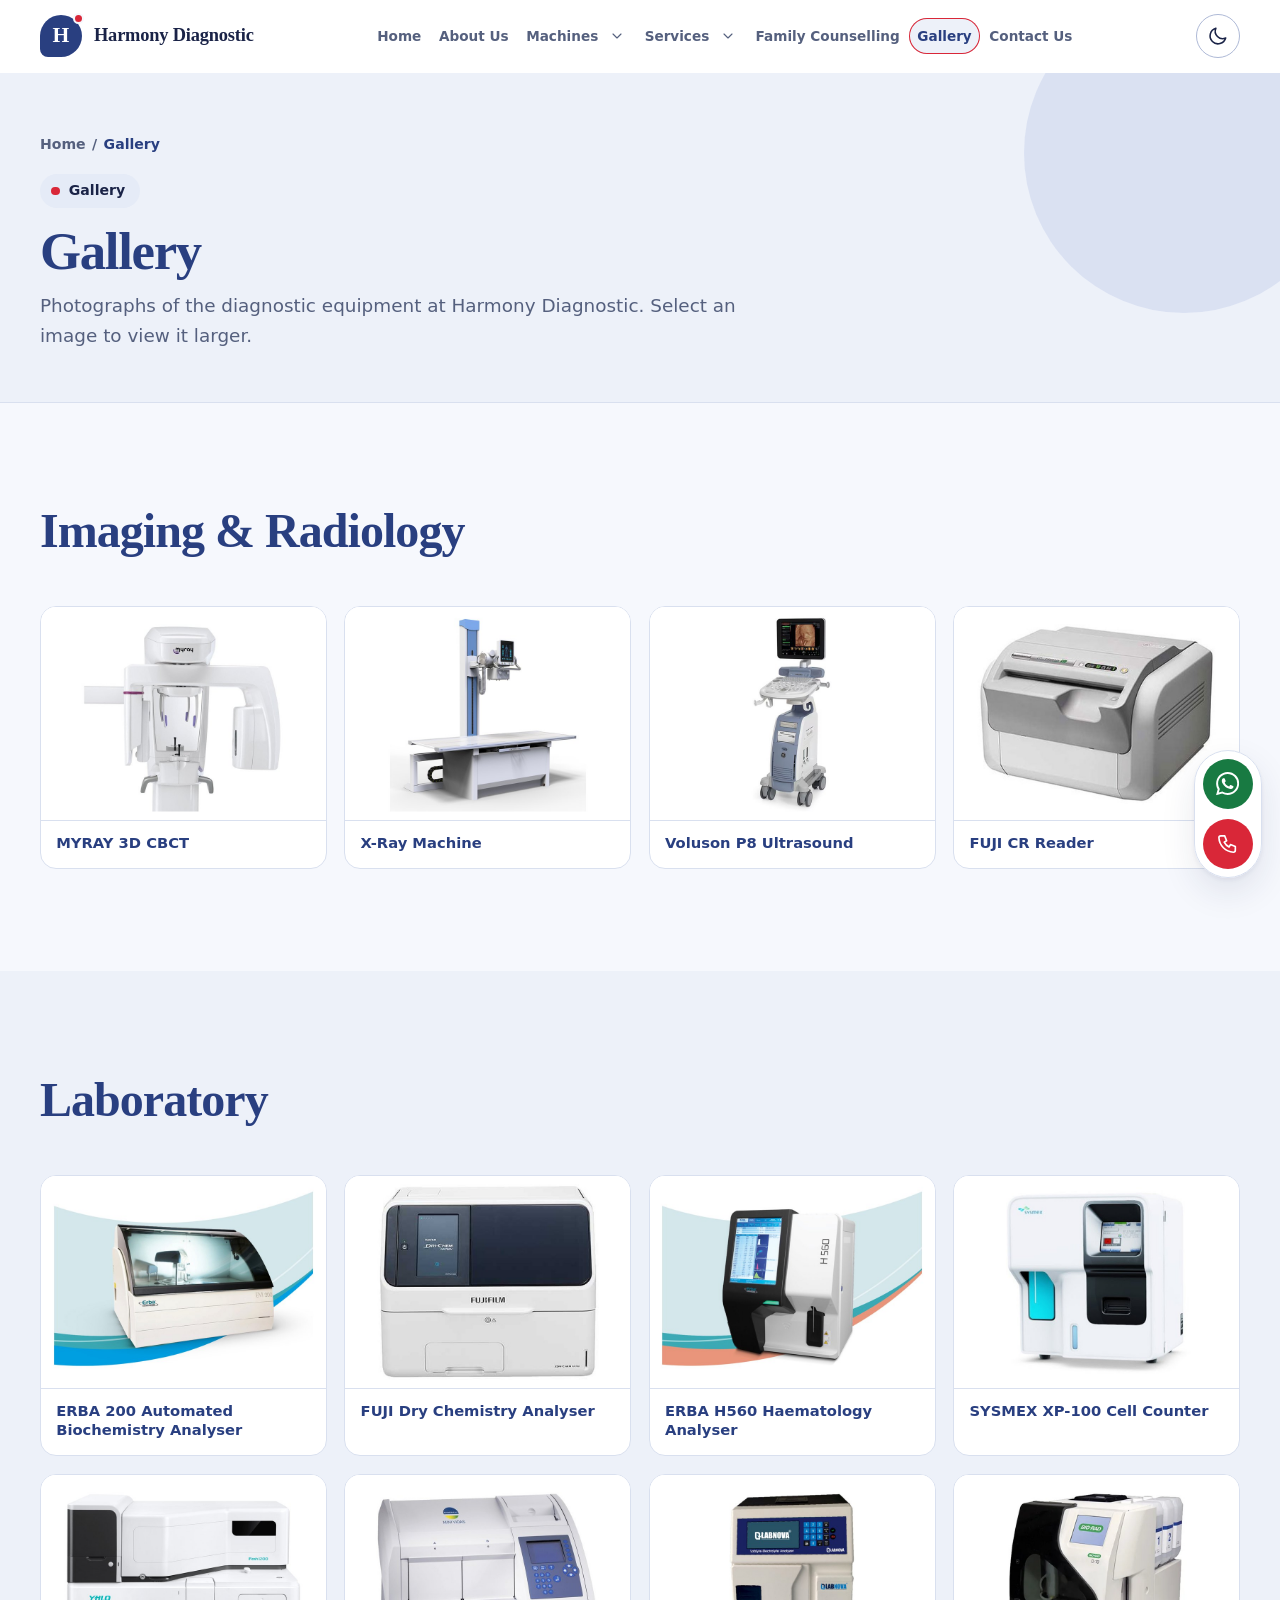
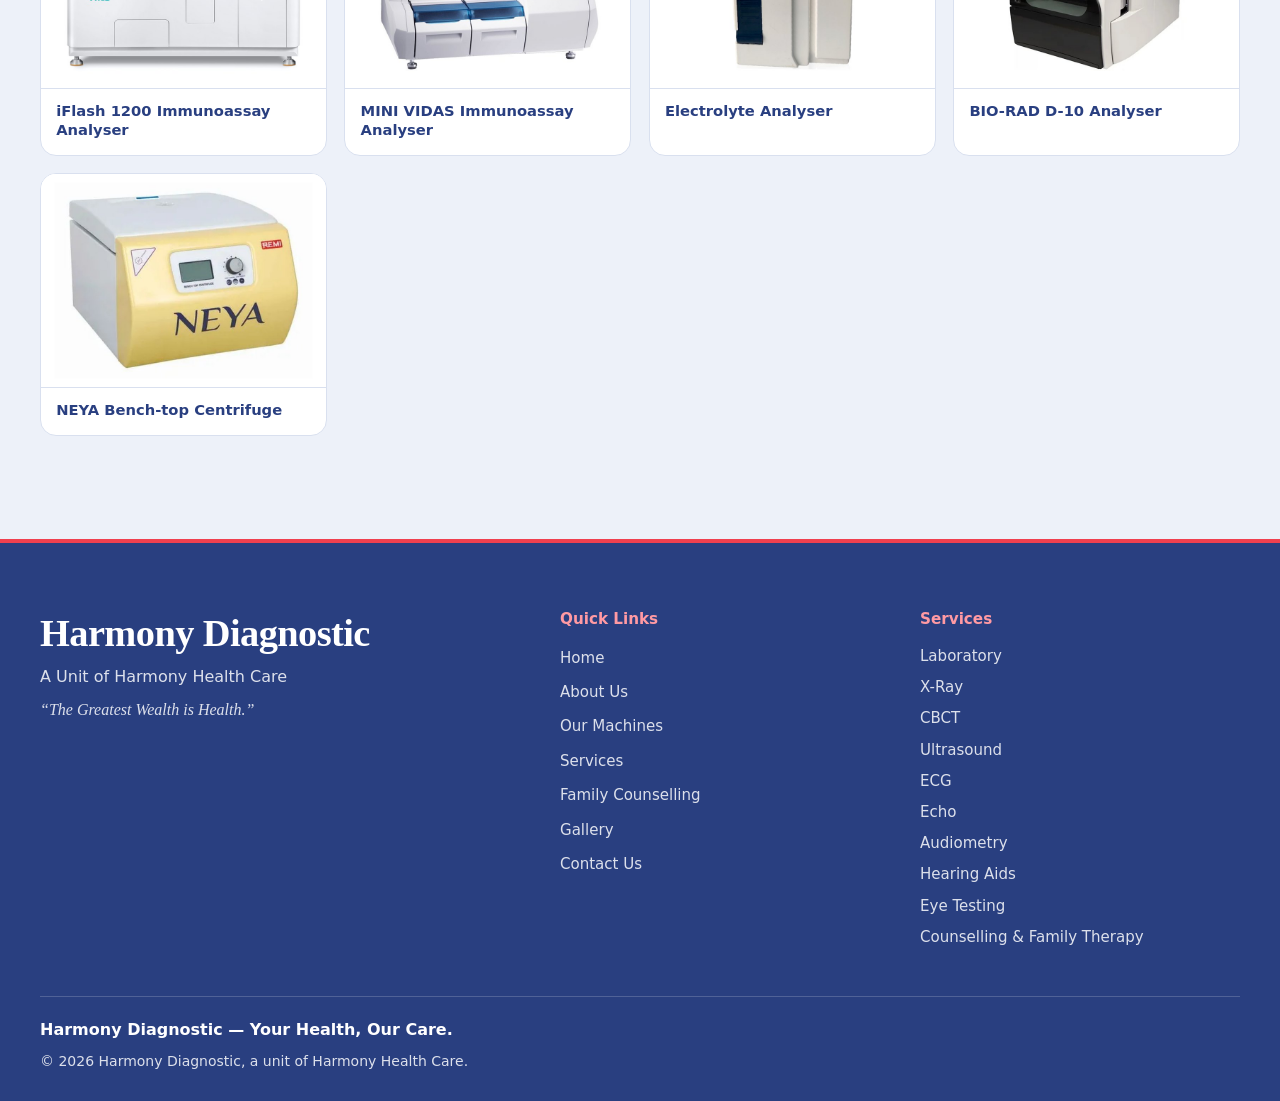
<file: gallery.html>
<!DOCTYPE html>
<html lang="en" data-theme="light">
<head>
  <meta charset="UTF-8">
  <meta name="viewport" content="width=device-width, initial-scale=1, viewport-fit=cover">
  <title>Gallery | Harmony Diagnostic, Pallikaranai, Chennai</title>
  <meta name="description" content="Gallery of diagnostic equipment at Harmony Diagnostic, Pallikaranai, Chennai: imaging, radiology and laboratory analysers.">
  <meta name="theme-color" content="#293f80">
  <meta property="og:type" content="website">
  <meta property="og:title" content="Gallery | Harmony Diagnostic, Pallikaranai, Chennai">
  <meta property="og:description" content="The Greatest Wealth is Health. We Take Care of Your Health.">
  <meta name="color-scheme" content="light dark">
  <!-- Theme script runs first so the saved theme applies before paint -->
  <script src="assets/js/theme.js"></script>
  <link rel="stylesheet" href="assets/css/theme.css">
  <link rel="stylesheet" href="assets/css/style.css">
  <link rel="stylesheet" href="assets/css/responsive.css">
  <link rel="stylesheet" href="assets/css/pages.css">
</head>
<body>

<svg class="sprite" aria-hidden="true" focusable="false" xmlns="http://www.w3.org/2000/svg">
  <symbol id="i-home" viewBox="0 0 24 24"><path d="M3 11l9-8 9 8M5 10v10h14V10"/></symbol>
  <symbol id="i-info" viewBox="0 0 24 24"><circle cx="12" cy="12" r="9"/><path d="M12 11v6M12 7.5v.5"/></symbol>
  <symbol id="i-flask" viewBox="0 0 24 24"><path d="M9 3h6M10 3v6l-5 9a2 2 0 002 3h10a2 2 0 002-3l-5-9V3"/></symbol>
  <symbol id="i-pack" viewBox="0 0 24 24"><rect x="5" y="4" width="14" height="17" rx="2"/><path d="M9 2h6v3H9zM9 13l2 2 4-4"/></symbol>
  <symbol id="i-phone" viewBox="0 0 24 24"><path d="M5 4h4l2 5-2.5 1.5a11 11 0 005 5L15 13l5 2v4a2 2 0 01-2 2A16 16 0 013 6a2 2 0 012-2z"/></symbol>
  <symbol id="i-chat" viewBox="0 0 24 24"><path d="M4 5h16v11H9l-5 4z"/></symbol>
  <symbol id="i-mail" viewBox="0 0 24 24"><rect x="3" y="5" width="18" height="14" rx="2"/><path d="M3 7l9 6 9-6"/></symbol>
  <symbol id="i-menu" viewBox="0 0 24 24"><path d="M4 7h16M4 12h16M4 17h16"/></symbol>
  <symbol id="i-close" viewBox="0 0 24 24"><path d="M6 6l12 12M18 6L6 18"/></symbol>
  <symbol id="i-sun" viewBox="0 0 24 24"><circle cx="12" cy="12" r="4"/><path d="M12 2v2M12 20v2M2 12h2M20 12h2M5 5l1.5 1.5M17.5 17.5L19 19M5 19l1.5-1.5M17.5 6.5L19 5"/></symbol>
  <symbol id="i-moon" viewBox="0 0 24 24"><path d="M20 14A8 8 0 019.5 3.5 8.5 8.5 0 1020 14z"/></symbol>
  <symbol id="i-up" viewBox="0 0 24 24"><path d="M12 19V5M5 12l7-7 7 7"/></symbol>
  <symbol id="i-xray" viewBox="0 0 24 24"><rect x="4" y="3" width="16" height="18" rx="2"/><path d="M12 7v10M8 9h8M8 12h8M9 15h6"/></symbol>
  <symbol id="i-cbct" viewBox="0 0 24 24"><circle cx="12" cy="12" r="8"/><circle cx="12" cy="12" r="3"/><path d="M12 2v3M12 19v3"/></symbol>
  <symbol id="i-usg" viewBox="0 0 24 24"><path d="M4 18a10 10 0 0116 0M7 18a7 7 0 0110 0M12 18v.1"/></symbol>
  <symbol id="i-ecg" viewBox="0 0 24 24"><path d="M3 12h3l2-6 4 12 3-9 2 3h4"/></symbol>
  <symbol id="i-heart" viewBox="0 0 24 24"><path d="M12 20s-8-5-8-11a4.5 4.5 0 018-2.5A4.5 4.5 0 0120 9c0 6-8 11-8 11z"/></symbol>
  <symbol id="i-ear" viewBox="0 0 24 24"><path d="M7 9a5 5 0 0110 0c0 3-3 4-3 7a3 3 0 01-6 0M10 9a2 2 0 014 0"/></symbol>
  <symbol id="i-eye" viewBox="0 0 24 24"><path d="M2 12s4-7 10-7 10 7 10 7-4 7-10 7S2 12 2 12z"/><circle cx="12" cy="12" r="3"/></symbol>
  <symbol id="i-users" viewBox="0 0 24 24"><circle cx="9" cy="8" r="3"/><path d="M3 20a6 6 0 0112 0M16 5a3 3 0 010 6M18 20a5 5 0 00-3-4.5"/></symbol>
  <symbol id="i-shield" viewBox="0 0 24 24"><path d="M12 3l8 3v6c0 5-3.5 8-8 9-4.5-1-8-4-8-9V6z"/><path d="M9 12l2 2 4-4"/></symbol>
  <symbol id="i-building" viewBox="0 0 24 24"><rect x="5" y="3" width="14" height="18"/><path d="M9 7h2M13 7h2M9 11h2M13 11h2M10 21v-4h4v4"/></symbol>
  <symbol id="i-pin" viewBox="0 0 24 24"><path d="M12 21s-7-6-7-11a7 7 0 0114 0c0 5-7 11-7 11z"/><circle cx="12" cy="10" r="2.5"/></symbol>
  <symbol id="i-clock" viewBox="0 0 24 24"><circle cx="12" cy="12" r="9"/><path d="M12 7v5l3 2"/></symbol>
  <symbol id="i-search" viewBox="0 0 24 24"><circle cx="11" cy="11" r="7"/><path d="M20 20l-4-4"/></symbol>
  <symbol id="i-arrow" viewBox="0 0 24 24"><path d="M5 12h14M13 6l6 6-6 6"/></symbol>
  <symbol id="i-whatsapp" viewBox="0 0 24 24"><path d="M3.5 20.5l1.3-4.2A8.5 8.5 0 1112 20.5a8.4 8.4 0 01-4-1z"/><path d="M9 8.5c0 3.5 3 6.5 6.5 6.5l1-1.5-2-1-1 .8a4 4 0 01-2-2l.8-1-1-2z"/></symbol>
  <symbol id="i-whatsapp-brand" viewBox="0 0 24 24"><path fill="currentColor" stroke="none" d="M17.472 14.382c-.297-.149-1.758-.867-2.03-.967-.273-.099-.471-.148-.67.15-.197.297-.768.966-.94 1.164-.173.198-.347.223-.644.075-.297-.15-1.255-.463-2.39-1.475-.883-.788-1.48-1.761-1.653-2.059-.173-.297-.018-.458.13-.606.134-.133.298-.347.446-.52.149-.174.198-.298.298-.497.099-.198.05-.371-.025-.52-.075-.149-.669-1.612-.916-2.207-.242-.579-.487-.5-.669-.51-.173-.008-.371-.01-.57-.01-.198 0-.52.074-.792.372-.272.297-1.04 1.016-1.04 2.479 0 1.462 1.065 2.875 1.213 3.074.149.198 2.096 3.2 5.077 4.487.709.306 1.262.489 1.694.626.712.227 1.36.195 1.872.118.571-.085 1.758-.719 2.006-1.413.248-.694.248-1.289.173-1.413-.074-.124-.272-.198-.57-.347m-5.421 7.403h-.004a9.87 9.87 0 01-5.031-1.378l-.361-.214-3.741.982.998-3.648-.235-.374a9.86 9.86 0 01-1.511-5.26c.002-5.45 4.437-9.884 9.892-9.884 2.64.001 5.122 1.03 6.988 2.898a9.825 9.825 0 012.893 6.994c-.003 5.45-4.437 9.884-9.889 9.884m8.413-18.297A11.815 11.815 0 0012.05 0C5.495 0 .16 5.335.157 11.89c0 2.096.547 4.142 1.588 5.946L.057 24l6.304-1.654a11.9 11.9 0 005.683 1.448h.005c6.554 0 11.89-5.335 11.893-11.89a11.816 11.816 0 00-3.478-8.416z"/></symbol>
  <symbol id="i-calendar" viewBox="0 0 24 24"><rect x="3.5" y="5" width="17" height="15.5" rx="2"/><path d="M8 3v4M16 3v4M3.5 10h17"/></symbol>
  <symbol id="i-check" viewBox="0 0 24 24"><circle cx="12" cy="12" r="9"/><path d="M8 12.5l2.7 2.7L16 9.5"/></symbol>
  <symbol id="i-alert" viewBox="0 0 24 24"><circle cx="12" cy="12" r="9"/><path d="M12 7.5v5.5M12 16.5v.1"/></symbol>
  <symbol id="i-external" viewBox="0 0 24 24"><path d="M14 4h6v6M20 4l-9 9M18 14v5a1 1 0 01-1 1H5a1 1 0 01-1-1V7a1 1 0 011-1h5"/></symbol>
  <symbol id="i-house" viewBox="0 0 24 24"><path d="M3 11l9-8 9 8M5 10v10h14V10M12 9v6M9 12h6"/></symbol>
  <symbol id="i-chevron" viewBox="0 0 24 24"><path d="M6 9l6 6 6-6"/></symbol>
  <symbol id="i-mri" viewBox="0 0 24 24"><rect x="3" y="5" width="18" height="14" rx="4"/><circle cx="12" cy="12" r="3.5"/></symbol>
  <symbol id="i-tooth" viewBox="0 0 24 24"><path d="M7 3c-2 0-3.5 1.7-3.5 4 0 2.5 1.5 3.5 1.8 6 .3 2.5.7 8 2 8s1.2-4.5 2.7-4.5 1.5 4.5 2.7 4.5 1.7-5.5 2-8c.3-2.5 1.8-3.5 1.8-6 0-2.3-1.5-4-3.5-4-1.2 0-2 .7-3 .7S8.2 3 7 3z"/></symbol>
  <symbol id="i-panorama" viewBox="0 0 24 24"><path d="M3 16c3-7 15-7 18 0M6.5 16c1.5-3.5 9.5-3.5 11 0M12 9v1.5"/></symbol>
  <symbol id="i-image" viewBox="0 0 24 24"><rect x="3" y="4" width="18" height="16" rx="2"/><circle cx="9" cy="10" r="1.5"/><path d="M4 18l5-5 4 4 3-3 4 4"/></symbol>
  <symbol id="i-plus" viewBox="0 0 24 24"><path d="M12 5v14M5 12h14"/></symbol>
</svg>

<a class="skip-link" href="#main">Skip to main content</a>

<header class="site-header">
  <div class="container header-inner">
    <a class="brand" href="index.html" aria-label="Harmony Diagnostic, home">
      <span class="brand-mark" aria-hidden="true">H</span>
      <span class="brand-text">
        <strong>Harmony Diagnostic</strong>
        <span>A Unit of Harmony Health Care</span>
      </span>
    </a>
    <nav class="nav-desktop" aria-label="Primary">
      <a href="index.html">Home</a>
      <a href="about.html">About Us</a>
      <div class="nav-item nav-item--dropdown">
        <a href="machines.html">Machines</a>
        <button class="nav-dropdown-toggle" type="button" aria-expanded="false" aria-controls="menu-machines" aria-label="Machines submenu"><svg class="ic"><use href="#i-chevron"/></svg></button>
        <ul class="nav-dropdown" id="menu-machines" hidden>
          <li><a href="machines.html#machine-cbct">MYRAY 3D CBCT</a></li>
          <li><a href="machines.html#machine-xray">X-Ray Machine</a></li>
          <li><a href="machines.html#machine-ultrasound">Voluson P8 Ultrasound</a></li>
          <li><a href="machines.html#machine-fuji-cr">FUJI CR Reader</a></li>
          <li><a href="machines.html#laboratory-equipment">Laboratory Equipment</a></li>
        </ul>
      </div>
      <div class="nav-item nav-item--dropdown">
        <a href="services.html">Services</a>
        <button class="nav-dropdown-toggle" type="button" aria-expanded="false" aria-controls="menu-services" aria-label="Services submenu"><svg class="ic"><use href="#i-chevron"/></svg></button>
        <ul class="nav-dropdown" id="menu-services" hidden>
          <li><a href="services.html#mri">MRI Scan</a></li>
          <li><a href="services.html#cbct">Dental CBCT Scan</a></li>
          <li><a href="services.html#opg">Dental OPG Scan</a></li>
          <li><a href="services.html#general-xray">General X-ray</a></li>
          <li><a href="services.html#dental-xray">Dental X-ray</a></li>
          <li><a href="services.html#ultrasound">Ultrasound Scan</a></li>
          <li><a href="services.html#more-services">Laboratory, Cardiac, Hearing &amp; Eye</a></li>
          <li><a href="services.html#packages">Health Packages</a></li>
        </ul>
      </div>
      <a href="family-counselling.html">Family Counselling</a>
      <a href="gallery.html" class="is-active" aria-current="page">Gallery</a>
      <a href="contact.html">Contact Us</a>
    </nav>
    <div class="header-actions">
      <a class="btn btn--sm header-cta" href="contact.html">Book an Appointment</a>
      <button class="icon-btn theme-toggle" type="button" aria-label="Toggle light and dark theme">
        <svg class="ic i-moon"><use href="#i-moon"/></svg><svg class="ic i-sun"><use href="#i-sun"/></svg>
      </button>
      <button class="icon-btn menu-toggle" type="button" aria-label="Open menu" aria-expanded="false" aria-controls="mobile-menu">
        <svg class="ic"><use href="#i-menu"/></svg>
      </button>
    </div>
  </div>
</header>

<div class="backdrop"></div>
<aside class="offcanvas" id="mobile-menu" aria-label="Mobile menu" aria-hidden="true">
  <div class="offcanvas-top">
    <strong>Menu</strong>
    <button class="icon-btn menu-close" type="button" aria-label="Close menu"><svg class="ic"><use href="#i-close"/></svg></button>
  </div>
  <nav aria-label="Mobile">
    <a class="nav-link" href="index.html">Home</a>
    <a class="nav-link" href="about.html">About Us</a>
    <div class="nav-group">
      <div class="nav-group-row">
        <a class="nav-link" href="machines.html">Machines</a>
        <button class="nav-group-toggle" type="button" aria-expanded="false" aria-controls="mobile-sub-machines" aria-label="Machines submenu"><svg class="ic"><use href="#i-chevron"/></svg></button>
      </div>
      <ul class="nav-sublist" id="mobile-sub-machines" hidden>
        <li><a href="machines.html#machine-cbct">MYRAY 3D CBCT</a></li>
        <li><a href="machines.html#machine-xray">X-Ray Machine</a></li>
        <li><a href="machines.html#machine-ultrasound">Voluson P8 Ultrasound</a></li>
        <li><a href="machines.html#machine-fuji-cr">FUJI CR Reader</a></li>
        <li><a href="machines.html#laboratory-equipment">Laboratory Equipment</a></li>
      </ul>
    </div>
    <div class="nav-group">
      <div class="nav-group-row">
        <a class="nav-link" href="services.html">Services</a>
        <button class="nav-group-toggle" type="button" aria-expanded="false" aria-controls="mobile-sub-services" aria-label="Services submenu"><svg class="ic"><use href="#i-chevron"/></svg></button>
      </div>
      <ul class="nav-sublist" id="mobile-sub-services" hidden>
        <li><a href="services.html#mri">MRI Scan</a></li>
        <li><a href="services.html#cbct">Dental CBCT Scan</a></li>
        <li><a href="services.html#opg">Dental OPG Scan</a></li>
        <li><a href="services.html#general-xray">General X-ray</a></li>
        <li><a href="services.html#dental-xray">Dental X-ray</a></li>
        <li><a href="services.html#ultrasound">Ultrasound Scan</a></li>
        <li><a href="services.html#more-services">Laboratory, Cardiac, Hearing &amp; Eye</a></li>
        <li><a href="services.html#packages">Health Packages</a></li>
      </ul>
    </div>
    <a class="nav-link" href="family-counselling.html">Family Counselling</a>
    <a class="nav-link is-active" aria-current="page" href="gallery.html">Gallery</a>
    <a class="nav-link" href="contact.html">Contact Us</a>
  </nav>
  <a class="btn offcanvas-cta" href="contact.html">Book an Appointment</a>
</aside>

<main id="main">
<section class="page-hero" aria-labelledby="page-title">
  <div class="container">
    <nav class="breadcrumb" aria-label="Breadcrumb">
      <ol><li><a href="index.html">Home</a></li><li aria-current="page">Gallery</li></ol>
    </nav>
    <p class="eyebrow">Gallery</p>
    <h1 id="page-title">Gallery</h1>
    <p class="lead">Photographs of the diagnostic equipment at Harmony Diagnostic. Select an image to view it larger.</p>
  </div>
</section>

<section class="section" aria-labelledby="gal-imaging-title">
  <div class="container">
    <div class="section-head reveal"><h2 id="gal-imaging-title">Imaging &amp; Radiology</h2></div>
    <ul class="gallery-grid">
      <li class="gallery-cell reveal">
        <button class="gallery-item" type="button" data-full="assets/images/equipment/harmony-equipment-myray-3d-cbct.jpg" data-caption="MYRAY 3D CBCT" aria-label="View larger image: MYRAY 3D CBCT">
          <span class="gallery-frame"><img src="assets/images/equipment/harmony-equipment-myray-3d-cbct.jpg" width="800" height="600" loading="lazy" decoding="async" alt="MyRay 3D CBCT cone beam computed tomography scanner"></span>
          <span class="gallery-caption">MYRAY 3D CBCT</span>
        </button>
      </li>
      <li class="gallery-cell reveal">
        <button class="gallery-item" type="button" data-full="assets/images/equipment/harmony-equipment-x-ray-machine.jpg" data-caption="X-Ray Machine" aria-label="View larger image: X-Ray Machine">
          <span class="gallery-frame"><img src="assets/images/equipment/harmony-equipment-x-ray-machine.jpg" width="800" height="600" loading="lazy" decoding="async" alt="Digital X-ray machine with overhead tube support and examination table"></span>
          <span class="gallery-caption">X-Ray Machine</span>
        </button>
      </li>
      <li class="gallery-cell reveal">
        <button class="gallery-item" type="button" data-full="assets/images/equipment/harmony-equipment-voluson-p8-ultrasound.jpg" data-caption="Voluson P8 Ultrasound" aria-label="View larger image: Voluson P8 Ultrasound">
          <span class="gallery-frame"><img src="assets/images/equipment/harmony-equipment-voluson-p8-ultrasound.jpg" width="800" height="600" loading="lazy" decoding="async" alt="Voluson P8 ultrasound system on a mobile trolley"></span>
          <span class="gallery-caption">Voluson P8 Ultrasound</span>
        </button>
      </li>
      <li class="gallery-cell reveal">
        <button class="gallery-item" type="button" data-full="assets/images/equipment/harmony-equipment-fuji-cr-reader.jpg" data-caption="FUJI CR Reader" aria-label="View larger image: FUJI CR Reader">
          <span class="gallery-frame"><img src="assets/images/equipment/harmony-equipment-fuji-cr-reader.jpg" width="800" height="600" loading="lazy" decoding="async" alt="FUJI CR computed radiography reader"></span>
          <span class="gallery-caption">FUJI CR Reader</span>
        </button>
      </li>
    </ul>
  </div>
</section>

<section class="section section--tint" aria-labelledby="gal-lab-title">
  <div class="container">
    <div class="section-head reveal"><h2 id="gal-lab-title">Laboratory</h2></div>
    <ul class="gallery-grid">
      <li class="gallery-cell reveal">
        <button class="gallery-item" type="button" data-full="assets/images/equipment/harmony-equipment-erba-biochemistry-analyser.jpg" data-caption="ERBA 200 Automated Biochemistry Analyser" aria-label="View larger image: ERBA 200 Automated Biochemistry Analyser">
          <span class="gallery-frame"><img src="assets/images/equipment/harmony-equipment-erba-biochemistry-analyser.jpg" width="800" height="600" loading="lazy" decoding="async" alt="ERBA 200 automated biochemistry analyser"></span>
          <span class="gallery-caption">ERBA 200 Automated Biochemistry Analyser</span>
        </button>
      </li>
      <li class="gallery-cell reveal">
        <button class="gallery-item" type="button" data-full="assets/images/equipment/harmony-equipment-fuji-dry-chemistry-analyser.jpg" data-caption="FUJI Dry Chemistry Analyser" aria-label="View larger image: FUJI Dry Chemistry Analyser">
          <span class="gallery-frame"><img src="assets/images/equipment/harmony-equipment-fuji-dry-chemistry-analyser.jpg" width="800" height="600" loading="lazy" decoding="async" alt="FUJIFILM Dri-Chem dry chemistry analyser"></span>
          <span class="gallery-caption">FUJI Dry Chemistry Analyser</span>
        </button>
      </li>
      <li class="gallery-cell reveal">
        <button class="gallery-item" type="button" data-full="assets/images/equipment/harmony-equipment-erba-h560-haematology-analyser.jpg" data-caption="ERBA H560 Haematology Analyser" aria-label="View larger image: ERBA H560 Haematology Analyser">
          <span class="gallery-frame"><img src="assets/images/equipment/harmony-equipment-erba-h560-haematology-analyser.jpg" width="800" height="600" loading="lazy" decoding="async" alt="ERBA H560 haematology analyser with touchscreen display"></span>
          <span class="gallery-caption">ERBA H560 Haematology Analyser</span>
        </button>
      </li>
      <li class="gallery-cell reveal">
        <button class="gallery-item" type="button" data-full="assets/images/equipment/harmony-equipment-sysmex-xp100-cell-counter.jpg" data-caption="SYSMEX XP-100 Cell Counter" aria-label="View larger image: SYSMEX XP-100 Cell Counter">
          <span class="gallery-frame"><img src="assets/images/equipment/harmony-equipment-sysmex-xp100-cell-counter.jpg" width="800" height="600" loading="lazy" decoding="async" alt="Sysmex XP-100 automated cell counter"></span>
          <span class="gallery-caption">SYSMEX XP-100 Cell Counter</span>
        </button>
      </li>
      <li class="gallery-cell reveal">
        <button class="gallery-item" type="button" data-full="assets/images/equipment/harmony-equipment-iflash-1200-immunoassay-analyser.jpg" data-caption="iFlash 1200 Immunoassay Analyser" aria-label="View larger image: iFlash 1200 Immunoassay Analyser">
          <span class="gallery-frame"><img src="assets/images/equipment/harmony-equipment-iflash-1200-immunoassay-analyser.jpg" width="800" height="600" loading="lazy" decoding="async" alt="iFlash 1200 fully automated immunoassay analyser"></span>
          <span class="gallery-caption">iFlash 1200 Immunoassay Analyser</span>
        </button>
      </li>
      <li class="gallery-cell reveal">
        <button class="gallery-item" type="button" data-full="assets/images/equipment/harmony-equipment-minividas-immunoassay-analyser.jpg" data-caption="MINI VIDAS Immunoassay Analyser" aria-label="View larger image: MINI VIDAS Immunoassay Analyser">
          <span class="gallery-frame"><img src="assets/images/equipment/harmony-equipment-minividas-immunoassay-analyser.jpg" width="800" height="600" loading="lazy" decoding="async" alt="MINI VIDAS compact immunoassay analyser"></span>
          <span class="gallery-caption">MINI VIDAS Immunoassay Analyser</span>
        </button>
      </li>
      <li class="gallery-cell reveal">
        <button class="gallery-item" type="button" data-full="assets/images/equipment/harmony-equipment-electrolyte-analyser.jpg" data-caption="Electrolyte Analyser" aria-label="View larger image: Electrolyte Analyser">
          <span class="gallery-frame"><img src="assets/images/equipment/harmony-equipment-electrolyte-analyser.jpg" width="800" height="600" loading="lazy" decoding="async" alt="Benchtop electrolyte analyser with keypad and display"></span>
          <span class="gallery-caption">Electrolyte Analyser</span>
        </button>
      </li>
      <li class="gallery-cell reveal">
        <button class="gallery-item" type="button" data-full="assets/images/equipment/harmony-equipment-bio-rad-d10-analyser.jpg" data-caption="BIO-RAD D-10 Analyser" aria-label="View larger image: BIO-RAD D-10 Analyser">
          <span class="gallery-frame"><img src="assets/images/equipment/harmony-equipment-bio-rad-d10-analyser.jpg" width="800" height="600" loading="lazy" decoding="async" alt="Bio-Rad D-10 laboratory analyser"></span>
          <span class="gallery-caption">BIO-RAD D-10 Analyser</span>
        </button>
      </li>
      <li class="gallery-cell reveal">
        <button class="gallery-item" type="button" data-full="assets/images/equipment/harmony-equipment-neya-bench-top-centrifuge.jpg" data-caption="NEYA Bench-top Centrifuge" aria-label="View larger image: NEYA Bench-top Centrifuge">
          <span class="gallery-frame"><img src="assets/images/equipment/harmony-equipment-neya-bench-top-centrifuge.jpg" width="800" height="600" loading="lazy" decoding="async" alt="NEYA bench-top laboratory centrifuge"></span>
          <span class="gallery-caption">NEYA Bench-top Centrifuge</span>
        </button>
      </li>
    </ul>
  </div>
</section>

<dialog class="lightbox" id="lightbox" aria-label="Image viewer">
  <button class="icon-btn lightbox-close" type="button" aria-label="Close image viewer"><svg class="ic"><use href="#i-close"/></svg></button>
  <button class="icon-btn lightbox-prev" type="button" aria-label="Previous image"><svg class="ic"><use href="#i-arrow"/></svg></button>
  <figure class="lightbox-figure">
    <img id="lightbox-img" alt="Enlarged equipment photograph">
    <figcaption id="lightbox-caption"></figcaption>
  </figure>
  <button class="icon-btn lightbox-next" type="button" aria-label="Next image"><svg class="ic"><use href="#i-arrow"/></svg></button>
</dialog>

</main>

<footer class="site-footer">
  <div class="container">
    <div class="footer-grid">
      <div class="footer-brand">
        <h3>Harmony Diagnostic</h3>
        <p>A Unit of Harmony Health Care</p>
        <p class="footer-quote">“The Greatest Wealth is Health.”</p>
      </div>
      <nav aria-label="Quick links">
        <h3>Quick Links</h3>
        <ul>
          <li><a href="index.html">Home</a></li><li><a href="about.html">About Us</a></li><li><a href="machines.html">Our Machines</a></li>
          <li><a href="services.html">Services</a></li><li><a href="family-counselling.html">Family Counselling</a></li>
          <li><a href="gallery.html">Gallery</a></li><li><a href="contact.html">Contact Us</a></li>
        </ul>
      </nav>
      <div>
        <h3>Services</h3>
        <ul>
          <li>Laboratory</li><li>X-Ray</li><li>CBCT</li><li>Ultrasound</li><li>ECG</li><li>Echo</li>
          <li>Audiometry</li><li>Hearing Aids</li><li>Eye Testing</li><li>Counselling &amp; Family Therapy</li>
        </ul>
      </div>
    </div>
    <p class="final-line">Harmony Diagnostic — Your Health, Our Care.</p>
    <p class="note">&copy; <span id="year">2026</span> Harmony Diagnostic, a unit of Harmony Health Care.</p>
  </div>
</footer>

<nav class="bottom-nav" aria-label="Quick navigation">
  <ul>
    <li><a href="index.html"><svg class="ic"><use href="#i-home"/></svg><span>Home</span></a></li>
    <li><a href="machines.html"><svg class="ic"><use href="#i-cbct"/></svg><span>Machines</span></a></li>
    <li><a href="services.html"><svg class="ic"><use href="#i-flask"/></svg><span>Services</span></a></li>
    <li><a href="family-counselling.html"><svg class="ic"><use href="#i-users"/></svg><span>Counselling</span></a></li>
    <li><a href="contact.html"><svg class="ic"><use href="#i-phone"/></svg><span>Contact</span></a></li>
  </ul>
</nav>

<div class="fab-group">
  <a class="fab fab--wa" href="contact.html" data-contact="whatsapp" aria-label="Chat on WhatsApp"><svg class="ic"><use href="#i-whatsapp-brand"/></svg><span class="tip">WhatsApp us</span></a>
  <a class="fab fab--call" href="contact.html" data-contact="call" aria-label="Call Harmony Diagnostic"><svg class="ic"><use href="#i-phone"/></svg><span class="tip">Call us</span></a>
</div>

<script src="assets/js/config.js"></script>
<script src="assets/js/main.js" defer></script>
<script src="assets/js/navigation.js" defer></script>
<script src="assets/js/gallery.js" defer></script>
<script src="assets/js/animations.js" defer></script>
</body>
</html>
</file>
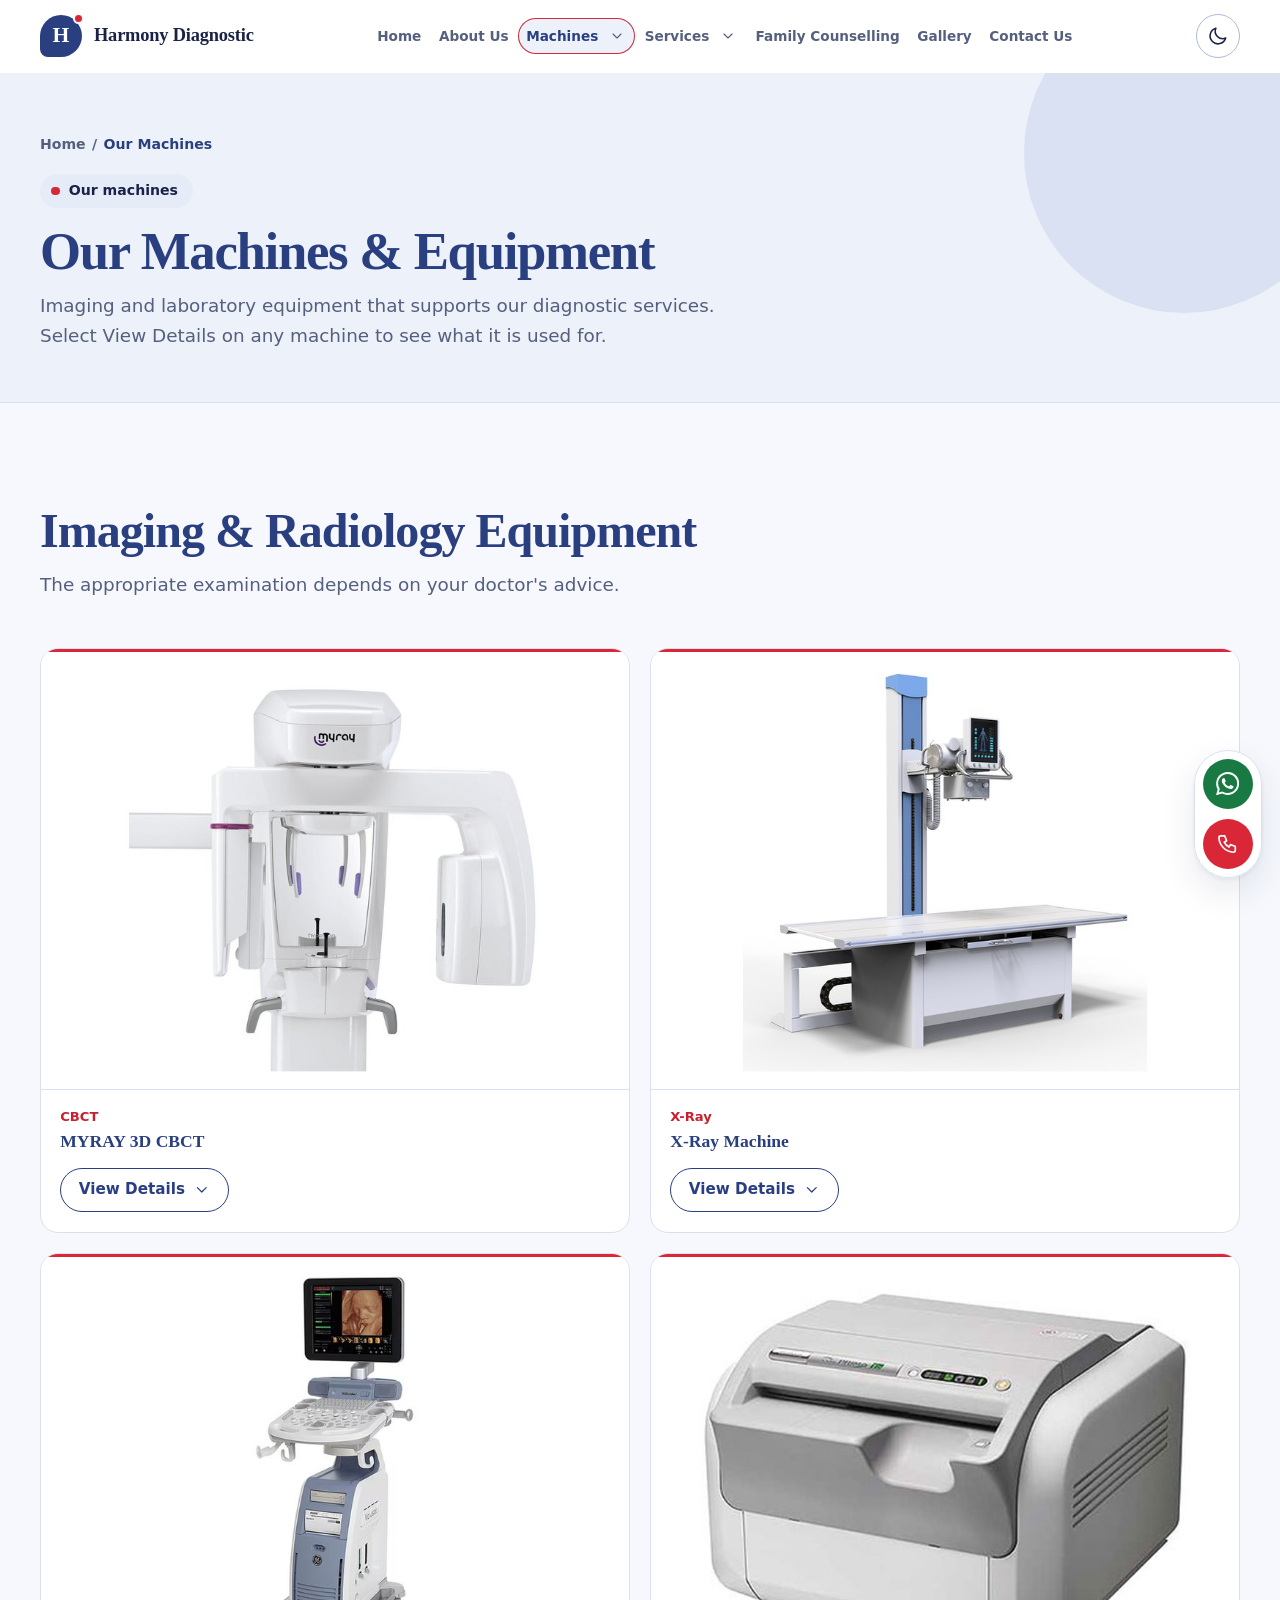
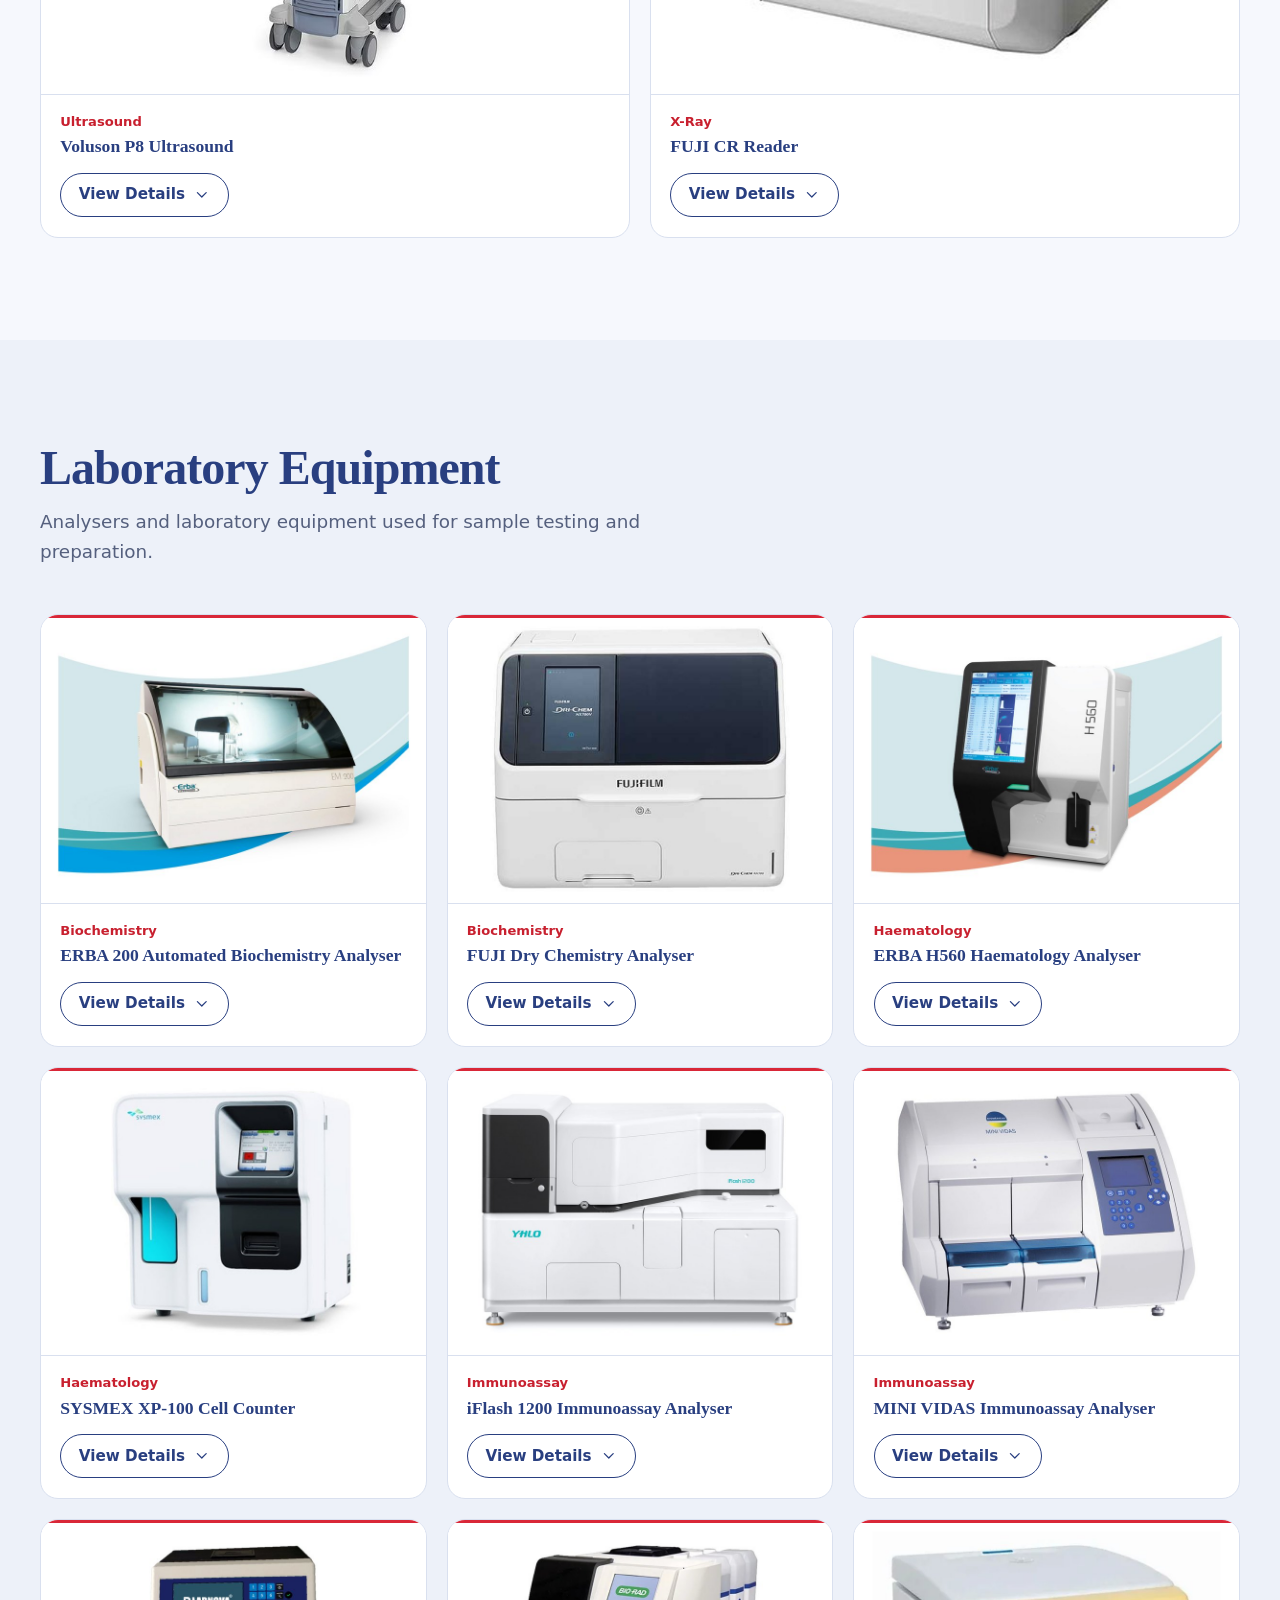
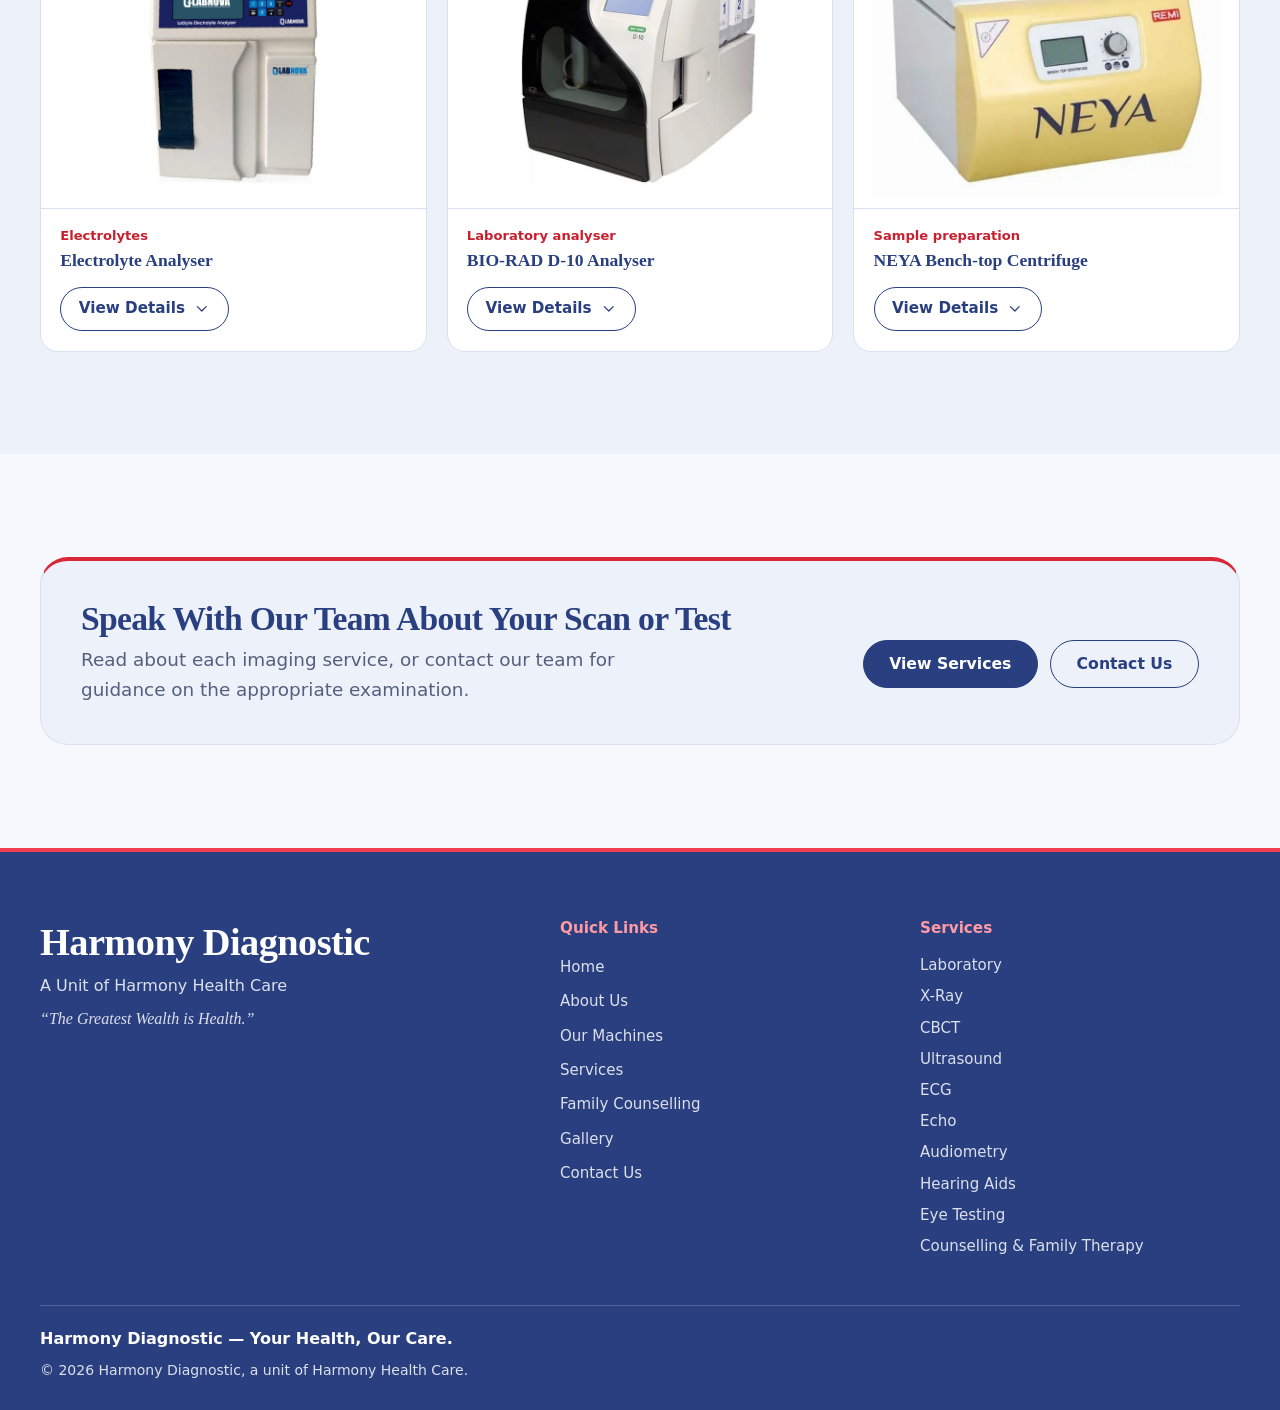
<file: machines.html>
<!DOCTYPE html>
<html lang="en" data-theme="light">
<head>
  <meta charset="UTF-8">
  <meta name="viewport" content="width=device-width, initial-scale=1, viewport-fit=cover">
  <title>Our Machines &amp; Equipment | Harmony Diagnostic, Pallikaranai</title>
  <meta name="description" content="Diagnostic equipment at Harmony Diagnostic, Pallikaranai: MYRAY 3D CBCT, X-ray, Voluson P8 ultrasound, FUJI CR reader and laboratory analysers, with details for each machine.">
  <meta name="theme-color" content="#293f80">
  <meta property="og:type" content="website">
  <meta property="og:title" content="Our Machines &amp; Equipment | Harmony Diagnostic, Pallikaranai">
  <meta property="og:description" content="The Greatest Wealth is Health. We Take Care of Your Health.">
  <meta name="color-scheme" content="light dark">
  <!-- Theme script runs first so the saved theme applies before paint -->
  <script src="assets/js/theme.js"></script>
  <link rel="stylesheet" href="assets/css/theme.css">
  <link rel="stylesheet" href="assets/css/style.css">
  <link rel="stylesheet" href="assets/css/responsive.css">
  <link rel="stylesheet" href="assets/css/pages.css">
</head>
<body>

<svg class="sprite" aria-hidden="true" focusable="false" xmlns="http://www.w3.org/2000/svg">
  <symbol id="i-home" viewBox="0 0 24 24"><path d="M3 11l9-8 9 8M5 10v10h14V10"/></symbol>
  <symbol id="i-info" viewBox="0 0 24 24"><circle cx="12" cy="12" r="9"/><path d="M12 11v6M12 7.5v.5"/></symbol>
  <symbol id="i-flask" viewBox="0 0 24 24"><path d="M9 3h6M10 3v6l-5 9a2 2 0 002 3h10a2 2 0 002-3l-5-9V3"/></symbol>
  <symbol id="i-pack" viewBox="0 0 24 24"><rect x="5" y="4" width="14" height="17" rx="2"/><path d="M9 2h6v3H9zM9 13l2 2 4-4"/></symbol>
  <symbol id="i-phone" viewBox="0 0 24 24"><path d="M5 4h4l2 5-2.5 1.5a11 11 0 005 5L15 13l5 2v4a2 2 0 01-2 2A16 16 0 013 6a2 2 0 012-2z"/></symbol>
  <symbol id="i-chat" viewBox="0 0 24 24"><path d="M4 5h16v11H9l-5 4z"/></symbol>
  <symbol id="i-mail" viewBox="0 0 24 24"><rect x="3" y="5" width="18" height="14" rx="2"/><path d="M3 7l9 6 9-6"/></symbol>
  <symbol id="i-menu" viewBox="0 0 24 24"><path d="M4 7h16M4 12h16M4 17h16"/></symbol>
  <symbol id="i-close" viewBox="0 0 24 24"><path d="M6 6l12 12M18 6L6 18"/></symbol>
  <symbol id="i-sun" viewBox="0 0 24 24"><circle cx="12" cy="12" r="4"/><path d="M12 2v2M12 20v2M2 12h2M20 12h2M5 5l1.5 1.5M17.5 17.5L19 19M5 19l1.5-1.5M17.5 6.5L19 5"/></symbol>
  <symbol id="i-moon" viewBox="0 0 24 24"><path d="M20 14A8 8 0 019.5 3.5 8.5 8.5 0 1020 14z"/></symbol>
  <symbol id="i-up" viewBox="0 0 24 24"><path d="M12 19V5M5 12l7-7 7 7"/></symbol>
  <symbol id="i-xray" viewBox="0 0 24 24"><rect x="4" y="3" width="16" height="18" rx="2"/><path d="M12 7v10M8 9h8M8 12h8M9 15h6"/></symbol>
  <symbol id="i-cbct" viewBox="0 0 24 24"><circle cx="12" cy="12" r="8"/><circle cx="12" cy="12" r="3"/><path d="M12 2v3M12 19v3"/></symbol>
  <symbol id="i-usg" viewBox="0 0 24 24"><path d="M4 18a10 10 0 0116 0M7 18a7 7 0 0110 0M12 18v.1"/></symbol>
  <symbol id="i-ecg" viewBox="0 0 24 24"><path d="M3 12h3l2-6 4 12 3-9 2 3h4"/></symbol>
  <symbol id="i-heart" viewBox="0 0 24 24"><path d="M12 20s-8-5-8-11a4.5 4.5 0 018-2.5A4.5 4.5 0 0120 9c0 6-8 11-8 11z"/></symbol>
  <symbol id="i-ear" viewBox="0 0 24 24"><path d="M7 9a5 5 0 0110 0c0 3-3 4-3 7a3 3 0 01-6 0M10 9a2 2 0 014 0"/></symbol>
  <symbol id="i-eye" viewBox="0 0 24 24"><path d="M2 12s4-7 10-7 10 7 10 7-4 7-10 7S2 12 2 12z"/><circle cx="12" cy="12" r="3"/></symbol>
  <symbol id="i-users" viewBox="0 0 24 24"><circle cx="9" cy="8" r="3"/><path d="M3 20a6 6 0 0112 0M16 5a3 3 0 010 6M18 20a5 5 0 00-3-4.5"/></symbol>
  <symbol id="i-shield" viewBox="0 0 24 24"><path d="M12 3l8 3v6c0 5-3.5 8-8 9-4.5-1-8-4-8-9V6z"/><path d="M9 12l2 2 4-4"/></symbol>
  <symbol id="i-building" viewBox="0 0 24 24"><rect x="5" y="3" width="14" height="18"/><path d="M9 7h2M13 7h2M9 11h2M13 11h2M10 21v-4h4v4"/></symbol>
  <symbol id="i-pin" viewBox="0 0 24 24"><path d="M12 21s-7-6-7-11a7 7 0 0114 0c0 5-7 11-7 11z"/><circle cx="12" cy="10" r="2.5"/></symbol>
  <symbol id="i-clock" viewBox="0 0 24 24"><circle cx="12" cy="12" r="9"/><path d="M12 7v5l3 2"/></symbol>
  <symbol id="i-search" viewBox="0 0 24 24"><circle cx="11" cy="11" r="7"/><path d="M20 20l-4-4"/></symbol>
  <symbol id="i-arrow" viewBox="0 0 24 24"><path d="M5 12h14M13 6l6 6-6 6"/></symbol>
  <symbol id="i-whatsapp" viewBox="0 0 24 24"><path d="M3.5 20.5l1.3-4.2A8.5 8.5 0 1112 20.5a8.4 8.4 0 01-4-1z"/><path d="M9 8.5c0 3.5 3 6.5 6.5 6.5l1-1.5-2-1-1 .8a4 4 0 01-2-2l.8-1-1-2z"/></symbol>
  <symbol id="i-whatsapp-brand" viewBox="0 0 24 24"><path fill="currentColor" stroke="none" d="M17.472 14.382c-.297-.149-1.758-.867-2.03-.967-.273-.099-.471-.148-.67.15-.197.297-.768.966-.94 1.164-.173.198-.347.223-.644.075-.297-.15-1.255-.463-2.39-1.475-.883-.788-1.48-1.761-1.653-2.059-.173-.297-.018-.458.13-.606.134-.133.298-.347.446-.52.149-.174.198-.298.298-.497.099-.198.05-.371-.025-.52-.075-.149-.669-1.612-.916-2.207-.242-.579-.487-.5-.669-.51-.173-.008-.371-.01-.57-.01-.198 0-.52.074-.792.372-.272.297-1.04 1.016-1.04 2.479 0 1.462 1.065 2.875 1.213 3.074.149.198 2.096 3.2 5.077 4.487.709.306 1.262.489 1.694.626.712.227 1.36.195 1.872.118.571-.085 1.758-.719 2.006-1.413.248-.694.248-1.289.173-1.413-.074-.124-.272-.198-.57-.347m-5.421 7.403h-.004a9.87 9.87 0 01-5.031-1.378l-.361-.214-3.741.982.998-3.648-.235-.374a9.86 9.86 0 01-1.511-5.26c.002-5.45 4.437-9.884 9.892-9.884 2.64.001 5.122 1.03 6.988 2.898a9.825 9.825 0 012.893 6.994c-.003 5.45-4.437 9.884-9.889 9.884m8.413-18.297A11.815 11.815 0 0012.05 0C5.495 0 .16 5.335.157 11.89c0 2.096.547 4.142 1.588 5.946L.057 24l6.304-1.654a11.9 11.9 0 005.683 1.448h.005c6.554 0 11.89-5.335 11.893-11.89a11.816 11.816 0 00-3.478-8.416z"/></symbol>
  <symbol id="i-calendar" viewBox="0 0 24 24"><rect x="3.5" y="5" width="17" height="15.5" rx="2"/><path d="M8 3v4M16 3v4M3.5 10h17"/></symbol>
  <symbol id="i-check" viewBox="0 0 24 24"><circle cx="12" cy="12" r="9"/><path d="M8 12.5l2.7 2.7L16 9.5"/></symbol>
  <symbol id="i-alert" viewBox="0 0 24 24"><circle cx="12" cy="12" r="9"/><path d="M12 7.5v5.5M12 16.5v.1"/></symbol>
  <symbol id="i-external" viewBox="0 0 24 24"><path d="M14 4h6v6M20 4l-9 9M18 14v5a1 1 0 01-1 1H5a1 1 0 01-1-1V7a1 1 0 011-1h5"/></symbol>
  <symbol id="i-house" viewBox="0 0 24 24"><path d="M3 11l9-8 9 8M5 10v10h14V10M12 9v6M9 12h6"/></symbol>
  <symbol id="i-chevron" viewBox="0 0 24 24"><path d="M6 9l6 6 6-6"/></symbol>
  <symbol id="i-mri" viewBox="0 0 24 24"><rect x="3" y="5" width="18" height="14" rx="4"/><circle cx="12" cy="12" r="3.5"/></symbol>
  <symbol id="i-tooth" viewBox="0 0 24 24"><path d="M7 3c-2 0-3.5 1.7-3.5 4 0 2.5 1.5 3.5 1.8 6 .3 2.5.7 8 2 8s1.2-4.5 2.7-4.5 1.5 4.5 2.7 4.5 1.7-5.5 2-8c.3-2.5 1.8-3.5 1.8-6 0-2.3-1.5-4-3.5-4-1.2 0-2 .7-3 .7S8.2 3 7 3z"/></symbol>
  <symbol id="i-panorama" viewBox="0 0 24 24"><path d="M3 16c3-7 15-7 18 0M6.5 16c1.5-3.5 9.5-3.5 11 0M12 9v1.5"/></symbol>
  <symbol id="i-image" viewBox="0 0 24 24"><rect x="3" y="4" width="18" height="16" rx="2"/><circle cx="9" cy="10" r="1.5"/><path d="M4 18l5-5 4 4 3-3 4 4"/></symbol>
  <symbol id="i-plus" viewBox="0 0 24 24"><path d="M12 5v14M5 12h14"/></symbol>
</svg>

<a class="skip-link" href="#main">Skip to main content</a>

<header class="site-header">
  <div class="container header-inner">
    <a class="brand" href="index.html" aria-label="Harmony Diagnostic, home">
      <span class="brand-mark" aria-hidden="true">H</span>
      <span class="brand-text">
        <strong>Harmony Diagnostic</strong>
        <span>A Unit of Harmony Health Care</span>
      </span>
    </a>
    <nav class="nav-desktop" aria-label="Primary">
      <a href="index.html">Home</a>
      <a href="about.html">About Us</a>
      <div class="nav-item nav-item--dropdown is-current">
        <a href="machines.html" class="is-active" aria-current="page">Machines</a>
        <button class="nav-dropdown-toggle" type="button" aria-expanded="false" aria-controls="menu-machines" aria-label="Machines submenu"><svg class="ic"><use href="#i-chevron"/></svg></button>
        <ul class="nav-dropdown" id="menu-machines" hidden>
          <li><a href="machines.html#machine-cbct">MYRAY 3D CBCT</a></li>
          <li><a href="machines.html#machine-xray">X-Ray Machine</a></li>
          <li><a href="machines.html#machine-ultrasound">Voluson P8 Ultrasound</a></li>
          <li><a href="machines.html#machine-fuji-cr">FUJI CR Reader</a></li>
          <li><a href="machines.html#laboratory-equipment">Laboratory Equipment</a></li>
        </ul>
      </div>
      <div class="nav-item nav-item--dropdown">
        <a href="services.html">Services</a>
        <button class="nav-dropdown-toggle" type="button" aria-expanded="false" aria-controls="menu-services" aria-label="Services submenu"><svg class="ic"><use href="#i-chevron"/></svg></button>
        <ul class="nav-dropdown" id="menu-services" hidden>
          <li><a href="services.html#mri">MRI Scan</a></li>
          <li><a href="services.html#cbct">Dental CBCT Scan</a></li>
          <li><a href="services.html#opg">Dental OPG Scan</a></li>
          <li><a href="services.html#general-xray">General X-ray</a></li>
          <li><a href="services.html#dental-xray">Dental X-ray</a></li>
          <li><a href="services.html#ultrasound">Ultrasound Scan</a></li>
          <li><a href="services.html#more-services">Laboratory, Cardiac, Hearing &amp; Eye</a></li>
          <li><a href="services.html#packages">Health Packages</a></li>
        </ul>
      </div>
      <a href="family-counselling.html">Family Counselling</a>
      <a href="gallery.html">Gallery</a>
      <a href="contact.html">Contact Us</a>
    </nav>
    <div class="header-actions">
      <a class="btn btn--sm header-cta" href="contact.html">Book an Appointment</a>
      <button class="icon-btn theme-toggle" type="button" aria-label="Toggle light and dark theme">
        <svg class="ic i-moon"><use href="#i-moon"/></svg><svg class="ic i-sun"><use href="#i-sun"/></svg>
      </button>
      <button class="icon-btn menu-toggle" type="button" aria-label="Open menu" aria-expanded="false" aria-controls="mobile-menu">
        <svg class="ic"><use href="#i-menu"/></svg>
      </button>
    </div>
  </div>
</header>

<div class="backdrop"></div>
<aside class="offcanvas" id="mobile-menu" aria-label="Mobile menu" aria-hidden="true">
  <div class="offcanvas-top">
    <strong>Menu</strong>
    <button class="icon-btn menu-close" type="button" aria-label="Close menu"><svg class="ic"><use href="#i-close"/></svg></button>
  </div>
  <nav aria-label="Mobile">
    <a class="nav-link" href="index.html">Home</a>
    <a class="nav-link" href="about.html">About Us</a>
    <div class="nav-group">
      <div class="nav-group-row">
        <a class="nav-link is-active" aria-current="page" href="machines.html">Machines</a>
        <button class="nav-group-toggle" type="button" aria-expanded="false" aria-controls="mobile-sub-machines" aria-label="Machines submenu"><svg class="ic"><use href="#i-chevron"/></svg></button>
      </div>
      <ul class="nav-sublist" id="mobile-sub-machines" hidden>
        <li><a href="machines.html#machine-cbct">MYRAY 3D CBCT</a></li>
        <li><a href="machines.html#machine-xray">X-Ray Machine</a></li>
        <li><a href="machines.html#machine-ultrasound">Voluson P8 Ultrasound</a></li>
        <li><a href="machines.html#machine-fuji-cr">FUJI CR Reader</a></li>
        <li><a href="machines.html#laboratory-equipment">Laboratory Equipment</a></li>
      </ul>
    </div>
    <div class="nav-group">
      <div class="nav-group-row">
        <a class="nav-link" href="services.html">Services</a>
        <button class="nav-group-toggle" type="button" aria-expanded="false" aria-controls="mobile-sub-services" aria-label="Services submenu"><svg class="ic"><use href="#i-chevron"/></svg></button>
      </div>
      <ul class="nav-sublist" id="mobile-sub-services" hidden>
        <li><a href="services.html#mri">MRI Scan</a></li>
        <li><a href="services.html#cbct">Dental CBCT Scan</a></li>
        <li><a href="services.html#opg">Dental OPG Scan</a></li>
        <li><a href="services.html#general-xray">General X-ray</a></li>
        <li><a href="services.html#dental-xray">Dental X-ray</a></li>
        <li><a href="services.html#ultrasound">Ultrasound Scan</a></li>
        <li><a href="services.html#more-services">Laboratory, Cardiac, Hearing &amp; Eye</a></li>
        <li><a href="services.html#packages">Health Packages</a></li>
      </ul>
    </div>
    <a class="nav-link" href="family-counselling.html">Family Counselling</a>
    <a class="nav-link" href="gallery.html">Gallery</a>
    <a class="nav-link" href="contact.html">Contact Us</a>
  </nav>
  <a class="btn offcanvas-cta" href="contact.html">Book an Appointment</a>
</aside>

<main id="main">
<section class="page-hero" aria-labelledby="page-title">
  <div class="container">
    <nav class="breadcrumb" aria-label="Breadcrumb">
      <ol><li><a href="index.html">Home</a></li><li aria-current="page">Our Machines</li></ol>
    </nav>
    <p class="eyebrow">Our machines</p>
    <h1 id="page-title">Our Machines &amp; Equipment</h1>
    <p class="lead">Imaging and laboratory equipment that supports our diagnostic services. Select View Details on any machine to see what it is used for.</p>
  </div>
</section>

<section class="section equip" id="imaging-equipment" aria-labelledby="imaging-title">
  <div class="container">
    <div class="section-head reveal">
      <h2 id="imaging-title">Imaging &amp; Radiology Equipment</h2>
      <p class="lead">The appropriate examination depends on your doctor's advice.</p>
    </div>
    <div class="equip-grid equip-grid--two machine-grid" data-disclosure-group>
        <article class="equip-card machine-card reveal" id="machine-cbct" data-disclosure-host>
          <figure class="equip-media"><img src="assets/images/equipment/harmony-equipment-myray-3d-cbct.jpg" width="800" height="600" loading="lazy" decoding="async" alt="MyRay 3D CBCT cone beam computed tomography scanner"></figure>
          <div class="equip-body">
            <p class="equip-tag">CBCT</p>
            <h3>MYRAY 3D CBCT</h3>
            <button class="machine-toggle" type="button" data-disclosure aria-expanded="false" aria-controls="machine-cbct-details"><span class="toggle-label" data-open="Hide Details" data-closed="View Details">View Details</span><svg class="ic"><use href="#i-chevron"/></svg></button>
            <div class="machine-details" id="machine-cbct-details" role="region" aria-label="MYRAY 3D CBCT details" hidden>
              <dl>
                <dt>Machine</dt><dd>MYRAY 3D CBCT (Cone Beam Computed Tomography)</dd>
                <dt>Purpose</dt><dd>Detailed three-dimensional imaging of the teeth, jaws and surrounding structures.</dd>
                <dt>About this equipment</dt><dd>A CBCT scanner rotates around the head to capture many images, which are combined by a computer into a 3D view that the dentist or doctor can examine from different angles. It is requested when a conventional dental X-ray or a panoramic X-ray does not give enough information, for example when planning dental implants or assessing impacted teeth. Your dentist or doctor decides whether a CBCT scan is needed.</dd>
              </dl>
            </div>
          </div>
        </article>
        <article class="equip-card machine-card reveal" id="machine-xray" data-disclosure-host>
          <figure class="equip-media"><img src="assets/images/equipment/harmony-equipment-x-ray-machine.jpg" width="800" height="600" loading="lazy" decoding="async" alt="Digital X-ray machine with overhead tube support and examination table"></figure>
          <div class="equip-body">
            <p class="equip-tag">X-Ray</p>
            <h3>X-Ray Machine</h3>
            <button class="machine-toggle" type="button" data-disclosure aria-expanded="false" aria-controls="machine-xray-details"><span class="toggle-label" data-open="Hide Details" data-closed="View Details">View Details</span><svg class="ic"><use href="#i-chevron"/></svg></button>
            <div class="machine-details" id="machine-xray-details" role="region" aria-label="X-Ray Machine details" hidden>
              <dl>
                <dt>Machine</dt><dd>X-Ray Machine (general diagnostic X-ray)</dd>
                <dt>Purpose</dt><dd>Diagnostic X-ray imaging for appropriate examinations of bones, chest and other body areas.</dd>
                <dt>About this equipment</dt><dd>X-rays pass through the body and are recorded to form an image. Dense structures such as bone appear differently from soft tissue and air-filled lungs, which helps doctors assess the area being examined. The doctor decides which examination is appropriate.</dd>
              </dl>
            </div>
          </div>
        </article>
        <article class="equip-card machine-card reveal" id="machine-ultrasound" data-disclosure-host>
          <figure class="equip-media"><img src="assets/images/equipment/harmony-equipment-voluson-p8-ultrasound.jpg" width="800" height="600" loading="lazy" decoding="async" alt="Voluson P8 ultrasound system on a mobile trolley"></figure>
          <div class="equip-body">
            <p class="equip-tag">Ultrasound</p>
            <h3>Voluson P8 Ultrasound</h3>
            <button class="machine-toggle" type="button" data-disclosure aria-expanded="false" aria-controls="machine-ultrasound-details"><span class="toggle-label" data-open="Hide Details" data-closed="View Details">View Details</span><svg class="ic"><use href="#i-chevron"/></svg></button>
            <div class="machine-details" id="machine-ultrasound-details" role="region" aria-label="Voluson P8 Ultrasound details" hidden>
              <dl>
                <dt>Machine</dt><dd>Voluson P8 Ultrasound system</dd>
                <dt>Purpose</dt><dd>Ultrasound imaging using high-frequency sound waves to examine relevant internal organs and soft tissues.</dd>
                <dt>About this equipment</dt><dd>A hand-held probe is moved over the skin. It sends out sound waves and picks up the echoes, which the system turns into images on the screen. Ultrasound does not use ionising radiation. The type of scan performed depends on what your doctor has prescribed.</dd>
              </dl>
            </div>
          </div>
        </article>
        <article class="equip-card machine-card reveal" id="machine-fuji-cr" data-disclosure-host>
          <figure class="equip-media"><img src="assets/images/equipment/harmony-equipment-fuji-cr-reader.jpg" width="800" height="600" loading="lazy" decoding="async" alt="FUJI CR computed radiography reader"></figure>
          <div class="equip-body">
            <p class="equip-tag">X-Ray</p>
            <h3>FUJI CR Reader</h3>
            <button class="machine-toggle" type="button" data-disclosure aria-expanded="false" aria-controls="machine-fuji-cr-details"><span class="toggle-label" data-open="Hide Details" data-closed="View Details">View Details</span><svg class="ic"><use href="#i-chevron"/></svg></button>
            <div class="machine-details" id="machine-fuji-cr-details" role="region" aria-label="FUJI CR Reader details" hidden>
              <dl>
                <dt>Machine</dt><dd>FUJI CR Reader (computed radiography)</dd>
                <dt>Purpose</dt><dd>Reads X-ray imaging plates and converts the exposure into a digital image.</dd>
                <dt>About this equipment</dt><dd>In computed radiography, the X-ray exposure is captured on an imaging plate. The plate is then placed in the reader, which scans it and produces a digital image for the radiology team and your doctor to review.</dd>
              </dl>
            </div>
          </div>
        </article>
    </div>
  </div>
</section>

<section class="section section--tint equip" id="laboratory-equipment" aria-labelledby="lab-title">
  <div class="container">
    <div class="section-head reveal">
      <h2 id="lab-title">Laboratory Equipment</h2>
      <p class="lead">Analysers and laboratory equipment used for sample testing and preparation.</p>
    </div>
    <div class="equip-grid machine-grid" data-disclosure-group>
        <article class="equip-card machine-card reveal" id="machine-erba-200" data-disclosure-host>
          <figure class="equip-media"><img src="assets/images/equipment/harmony-equipment-erba-biochemistry-analyser.jpg" width="800" height="600" loading="lazy" decoding="async" alt="ERBA 200 automated biochemistry analyser"></figure>
          <div class="equip-body">
            <p class="equip-tag">Biochemistry</p>
            <h3>ERBA 200 Automated Biochemistry Analyser</h3>
            <button class="machine-toggle" type="button" data-disclosure aria-expanded="false" aria-controls="machine-erba-200-details"><span class="toggle-label" data-open="Hide Details" data-closed="View Details">View Details</span><svg class="ic"><use href="#i-chevron"/></svg></button>
            <div class="machine-details" id="machine-erba-200-details" role="region" aria-label="ERBA 200 Automated Biochemistry Analyser details" hidden>
              <dl>
                <dt>Machine</dt><dd>ERBA 200 Automated Biochemistry Analyser</dd>
                <dt>Purpose</dt><dd>Automated clinical biochemistry testing of blood and other samples.</dd>
                <dt>About this equipment</dt><dd>A biochemistry analyser measures chemical substances in a sample. The sample is processed automatically, and the tests performed are those requested by your doctor.</dd>
              </dl>
            </div>
          </div>
        </article>
        <article class="equip-card machine-card reveal" id="machine-fuji-dry-chem" data-disclosure-host>
          <figure class="equip-media"><img src="assets/images/equipment/harmony-equipment-fuji-dry-chemistry-analyser.jpg" width="800" height="600" loading="lazy" decoding="async" alt="FUJIFILM Dri-Chem dry chemistry analyser"></figure>
          <div class="equip-body">
            <p class="equip-tag">Biochemistry</p>
            <h3>FUJI Dry Chemistry Analyser</h3>
            <button class="machine-toggle" type="button" data-disclosure aria-expanded="false" aria-controls="machine-fuji-dry-chem-details"><span class="toggle-label" data-open="Hide Details" data-closed="View Details">View Details</span><svg class="ic"><use href="#i-chevron"/></svg></button>
            <div class="machine-details" id="machine-fuji-dry-chem-details" role="region" aria-label="FUJI Dry Chemistry Analyser details" hidden>
              <dl>
                <dt>Machine</dt><dd>FUJI Dry Chemistry Analyser</dd>
                <dt>Purpose</dt><dd>Clinical chemistry testing using dry test slides.</dd>
                <dt>About this equipment</dt><dd>A dry chemistry analyser uses ready-to-use dry test slides instead of liquid reagents to measure chemical substances in a small sample. The tests performed are those requested by your doctor.</dd>
              </dl>
            </div>
          </div>
        </article>
        <article class="equip-card machine-card reveal" id="machine-erba-h560" data-disclosure-host>
          <figure class="equip-media"><img src="assets/images/equipment/harmony-equipment-erba-h560-haematology-analyser.jpg" width="800" height="600" loading="lazy" decoding="async" alt="ERBA H560 haematology analyser with touchscreen display"></figure>
          <div class="equip-body">
            <p class="equip-tag">Haematology</p>
            <h3>ERBA H560 Haematology Analyser</h3>
            <button class="machine-toggle" type="button" data-disclosure aria-expanded="false" aria-controls="machine-erba-h560-details"><span class="toggle-label" data-open="Hide Details" data-closed="View Details">View Details</span><svg class="ic"><use href="#i-chevron"/></svg></button>
            <div class="machine-details" id="machine-erba-h560-details" role="region" aria-label="ERBA H560 Haematology Analyser details" hidden>
              <dl>
                <dt>Machine</dt><dd>ERBA H560 Haematology Analyser</dd>
                <dt>Purpose</dt><dd>Automated blood cell counting and analysis.</dd>
                <dt>About this equipment</dt><dd>A haematology analyser counts and measures the cells in a blood sample, such as red cells, white cells and platelets. These results help doctors assess general health and a range of conditions.</dd>
              </dl>
            </div>
          </div>
        </article>
        <article class="equip-card machine-card reveal" id="machine-sysmex-xp100" data-disclosure-host>
          <figure class="equip-media"><img src="assets/images/equipment/harmony-equipment-sysmex-xp100-cell-counter.jpg" width="800" height="600" loading="lazy" decoding="async" alt="Sysmex XP-100 automated cell counter"></figure>
          <div class="equip-body">
            <p class="equip-tag">Haematology</p>
            <h3>SYSMEX XP-100 Cell Counter</h3>
            <button class="machine-toggle" type="button" data-disclosure aria-expanded="false" aria-controls="machine-sysmex-xp100-details"><span class="toggle-label" data-open="Hide Details" data-closed="View Details">View Details</span><svg class="ic"><use href="#i-chevron"/></svg></button>
            <div class="machine-details" id="machine-sysmex-xp100-details" role="region" aria-label="SYSMEX XP-100 Cell Counter details" hidden>
              <dl>
                <dt>Machine</dt><dd>SYSMEX XP-100 Cell Counter</dd>
                <dt>Purpose</dt><dd>Automated blood cell counting.</dd>
                <dt>About this equipment</dt><dd>A cell counter measures the number and size of the cells in a blood sample. The tests performed are those requested by your doctor.</dd>
              </dl>
            </div>
          </div>
        </article>
        <article class="equip-card machine-card reveal" id="machine-iflash-1200" data-disclosure-host>
          <figure class="equip-media"><img src="assets/images/equipment/harmony-equipment-iflash-1200-immunoassay-analyser.jpg" width="800" height="600" loading="lazy" decoding="async" alt="iFlash 1200 fully automated immunoassay analyser"></figure>
          <div class="equip-body">
            <p class="equip-tag">Immunoassay</p>
            <h3>iFlash 1200 Immunoassay Analyser</h3>
            <button class="machine-toggle" type="button" data-disclosure aria-expanded="false" aria-controls="machine-iflash-1200-details"><span class="toggle-label" data-open="Hide Details" data-closed="View Details">View Details</span><svg class="ic"><use href="#i-chevron"/></svg></button>
            <div class="machine-details" id="machine-iflash-1200-details" role="region" aria-label="iFlash 1200 Immunoassay Analyser details" hidden>
              <dl>
                <dt>Machine</dt><dd>iFlash 1200 Immunoassay Analyser</dd>
                <dt>Purpose</dt><dd>Automated immunoassay testing.</dd>
                <dt>About this equipment</dt><dd>An immunoassay analyser measures specific substances in a sample, such as hormones or other markers, using antibody-based reactions. The tests performed are those requested by your doctor.</dd>
              </dl>
            </div>
          </div>
        </article>
        <article class="equip-card machine-card reveal" id="machine-minividas" data-disclosure-host>
          <figure class="equip-media"><img src="assets/images/equipment/harmony-equipment-minividas-immunoassay-analyser.jpg" width="800" height="600" loading="lazy" decoding="async" alt="MINI VIDAS compact immunoassay analyser"></figure>
          <div class="equip-body">
            <p class="equip-tag">Immunoassay</p>
            <h3>MINI VIDAS Immunoassay Analyser</h3>
            <button class="machine-toggle" type="button" data-disclosure aria-expanded="false" aria-controls="machine-minividas-details"><span class="toggle-label" data-open="Hide Details" data-closed="View Details">View Details</span><svg class="ic"><use href="#i-chevron"/></svg></button>
            <div class="machine-details" id="machine-minividas-details" role="region" aria-label="MINI VIDAS Immunoassay Analyser details" hidden>
              <dl>
                <dt>Machine</dt><dd>MINI VIDAS Immunoassay Analyser</dd>
                <dt>Purpose</dt><dd>Immunoassay testing on a compact analyser.</dd>
                <dt>About this equipment</dt><dd>An immunoassay analyser measures specific substances in a sample using antibody-based reactions. The tests performed are those requested by your doctor.</dd>
              </dl>
            </div>
          </div>
        </article>
        <article class="equip-card machine-card reveal" id="machine-electrolyte" data-disclosure-host>
          <figure class="equip-media"><img src="assets/images/equipment/harmony-equipment-electrolyte-analyser.jpg" width="800" height="600" loading="lazy" decoding="async" alt="Benchtop electrolyte analyser with keypad and display"></figure>
          <div class="equip-body">
            <p class="equip-tag">Electrolytes</p>
            <h3>Electrolyte Analyser</h3>
            <button class="machine-toggle" type="button" data-disclosure aria-expanded="false" aria-controls="machine-electrolyte-details"><span class="toggle-label" data-open="Hide Details" data-closed="View Details">View Details</span><svg class="ic"><use href="#i-chevron"/></svg></button>
            <div class="machine-details" id="machine-electrolyte-details" role="region" aria-label="Electrolyte Analyser details" hidden>
              <dl>
                <dt>Machine</dt><dd>Electrolyte Analyser</dd>
                <dt>Purpose</dt><dd>Measurement of electrolytes in a sample.</dd>
                <dt>About this equipment</dt><dd>An electrolyte analyser measures electrolytes, such as sodium and potassium, in a sample. The tests performed are those requested by your doctor.</dd>
              </dl>
            </div>
          </div>
        </article>
        <article class="equip-card machine-card reveal" id="machine-bio-rad-d10" data-disclosure-host>
          <figure class="equip-media"><img src="assets/images/equipment/harmony-equipment-bio-rad-d10-analyser.jpg" width="800" height="600" loading="lazy" decoding="async" alt="Bio-Rad D-10 laboratory analyser"></figure>
          <div class="equip-body">
            <p class="equip-tag">Laboratory analyser</p>
            <h3>BIO-RAD D-10 Analyser</h3>
            <button class="machine-toggle" type="button" data-disclosure aria-expanded="false" aria-controls="machine-bio-rad-d10-details"><span class="toggle-label" data-open="Hide Details" data-closed="View Details">View Details</span><svg class="ic"><use href="#i-chevron"/></svg></button>
            <div class="machine-details" id="machine-bio-rad-d10-details" role="region" aria-label="BIO-RAD D-10 Analyser details" hidden>
              <dl>
                <dt>Machine</dt><dd>BIO-RAD D-10 Analyser</dd>
                <dt>Purpose</dt><dd>Laboratory analyser used in clinical testing.</dd>
                <dt>About this equipment</dt><dd>The Bio-Rad D-10 is a laboratory analyser. The specific tests performed on it are determined by the laboratory and requested by your doctor.</dd>
              </dl>
            </div>
          </div>
        </article>
        <article class="equip-card machine-card reveal" id="machine-neya-centrifuge" data-disclosure-host>
          <figure class="equip-media"><img src="assets/images/equipment/harmony-equipment-neya-bench-top-centrifuge.jpg" width="800" height="600" loading="lazy" decoding="async" alt="NEYA bench-top laboratory centrifuge"></figure>
          <div class="equip-body">
            <p class="equip-tag">Sample preparation</p>
            <h3>NEYA Bench-top Centrifuge</h3>
            <button class="machine-toggle" type="button" data-disclosure aria-expanded="false" aria-controls="machine-neya-centrifuge-details"><span class="toggle-label" data-open="Hide Details" data-closed="View Details">View Details</span><svg class="ic"><use href="#i-chevron"/></svg></button>
            <div class="machine-details" id="machine-neya-centrifuge-details" role="region" aria-label="NEYA Bench-top Centrifuge details" hidden>
              <dl>
                <dt>Machine</dt><dd>NEYA Bench-top Centrifuge</dd>
                <dt>Purpose</dt><dd>Separating the components of a sample before testing.</dd>
                <dt>About this equipment</dt><dd>A centrifuge spins samples at high speed so that their components separate, for example blood cells from serum or plasma, before the sample is tested.</dd>
              </dl>
            </div>
          </div>
        </article>
    </div>
  </div>
</section>

<section class="section" aria-labelledby="machines-cta-title">
  <div class="container cta-strip reveal">
    <div>
      <h2 id="machines-cta-title">Speak With Our Team About Your Scan or Test</h2>
      <p class="lead">Read about each imaging service, or contact our team for guidance on the appropriate examination.</p>
    </div>
    <div class="btn-row">
      <a class="btn" href="services.html">View Services</a>
      <a class="btn btn--ghost" href="contact.html">Contact Us</a>
    </div>
  </div>
</section>

</main>

<footer class="site-footer">
  <div class="container">
    <div class="footer-grid">
      <div class="footer-brand">
        <h3>Harmony Diagnostic</h3>
        <p>A Unit of Harmony Health Care</p>
        <p class="footer-quote">“The Greatest Wealth is Health.”</p>
      </div>
      <nav aria-label="Quick links">
        <h3>Quick Links</h3>
        <ul>
          <li><a href="index.html">Home</a></li><li><a href="about.html">About Us</a></li><li><a href="machines.html">Our Machines</a></li>
          <li><a href="services.html">Services</a></li><li><a href="family-counselling.html">Family Counselling</a></li>
          <li><a href="gallery.html">Gallery</a></li><li><a href="contact.html">Contact Us</a></li>
        </ul>
      </nav>
      <div>
        <h3>Services</h3>
        <ul>
          <li>Laboratory</li><li>X-Ray</li><li>CBCT</li><li>Ultrasound</li><li>ECG</li><li>Echo</li>
          <li>Audiometry</li><li>Hearing Aids</li><li>Eye Testing</li><li>Counselling &amp; Family Therapy</li>
        </ul>
      </div>
    </div>
    <p class="final-line">Harmony Diagnostic — Your Health, Our Care.</p>
    <p class="note">&copy; <span id="year">2026</span> Harmony Diagnostic, a unit of Harmony Health Care.</p>
  </div>
</footer>

<nav class="bottom-nav" aria-label="Quick navigation">
  <ul>
    <li><a href="index.html"><svg class="ic"><use href="#i-home"/></svg><span>Home</span></a></li>
    <li><a href="machines.html" class="is-active" aria-current="page"><svg class="ic"><use href="#i-cbct"/></svg><span>Machines</span></a></li>
    <li><a href="services.html"><svg class="ic"><use href="#i-flask"/></svg><span>Services</span></a></li>
    <li><a href="family-counselling.html"><svg class="ic"><use href="#i-users"/></svg><span>Counselling</span></a></li>
    <li><a href="contact.html"><svg class="ic"><use href="#i-phone"/></svg><span>Contact</span></a></li>
  </ul>
</nav>

<div class="fab-group">
  <a class="fab fab--wa" href="contact.html" data-contact="whatsapp" aria-label="Chat on WhatsApp"><svg class="ic"><use href="#i-whatsapp-brand"/></svg><span class="tip">WhatsApp us</span></a>
  <a class="fab fab--call" href="contact.html" data-contact="call" aria-label="Call Harmony Diagnostic"><svg class="ic"><use href="#i-phone"/></svg><span class="tip">Call us</span></a>
</div>

<script src="assets/js/config.js"></script>
<script src="assets/js/main.js" defer></script>
<script src="assets/js/navigation.js" defer></script>
<script src="assets/js/accordion.js" defer></script>
<script src="assets/js/animations.js" defer></script>
</body>
</html>
</file>
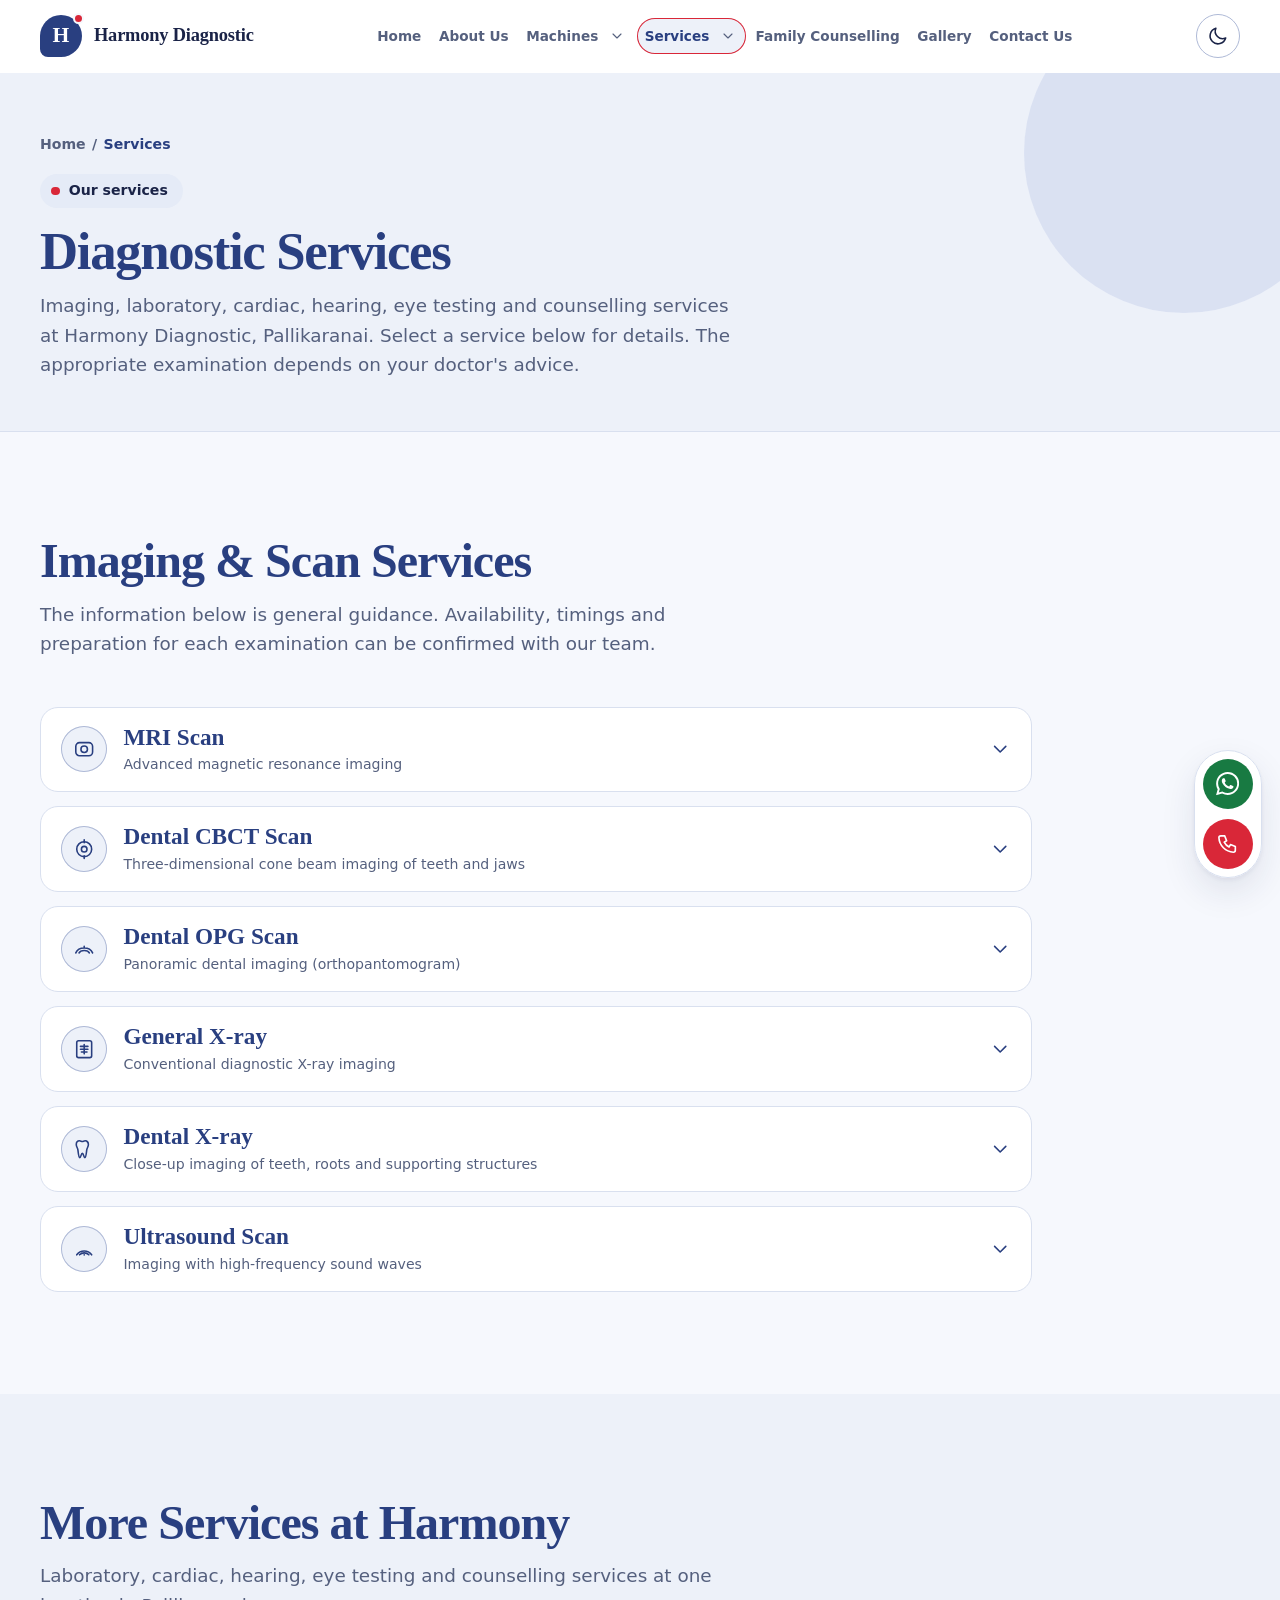
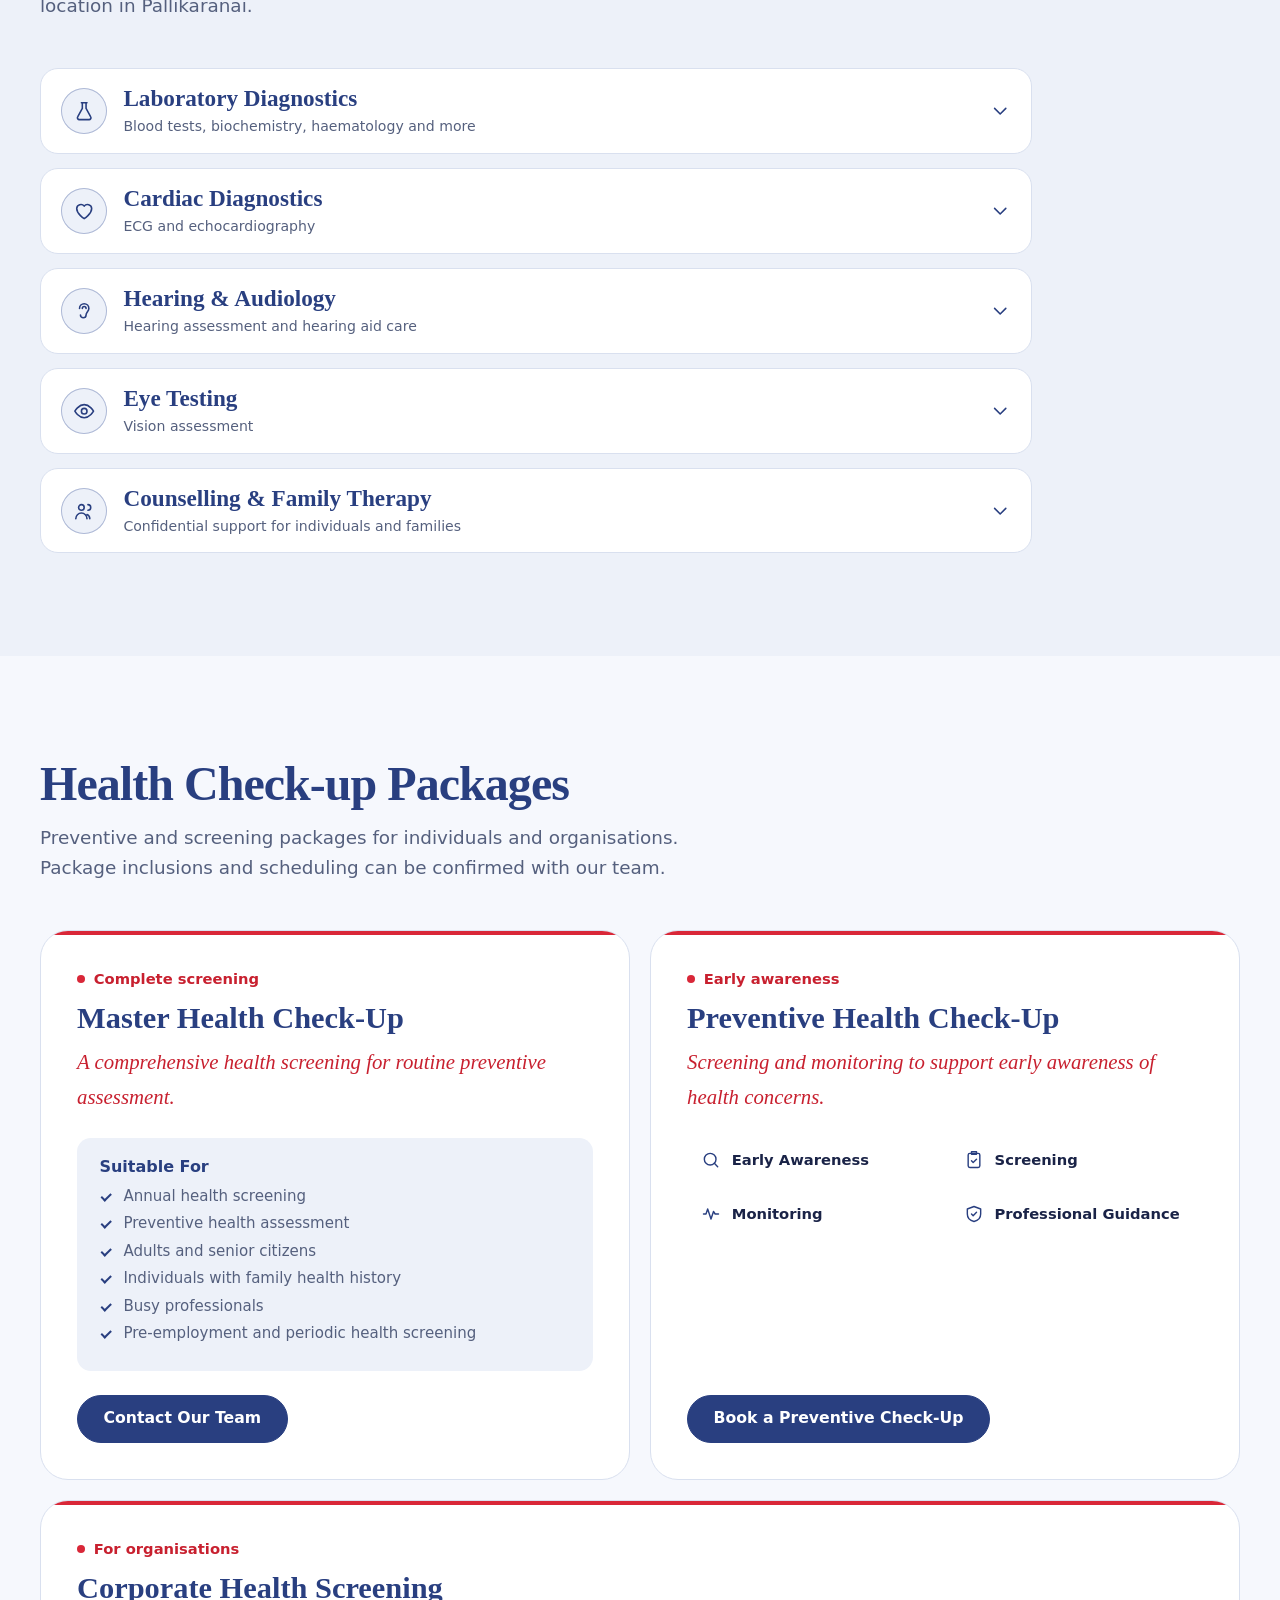
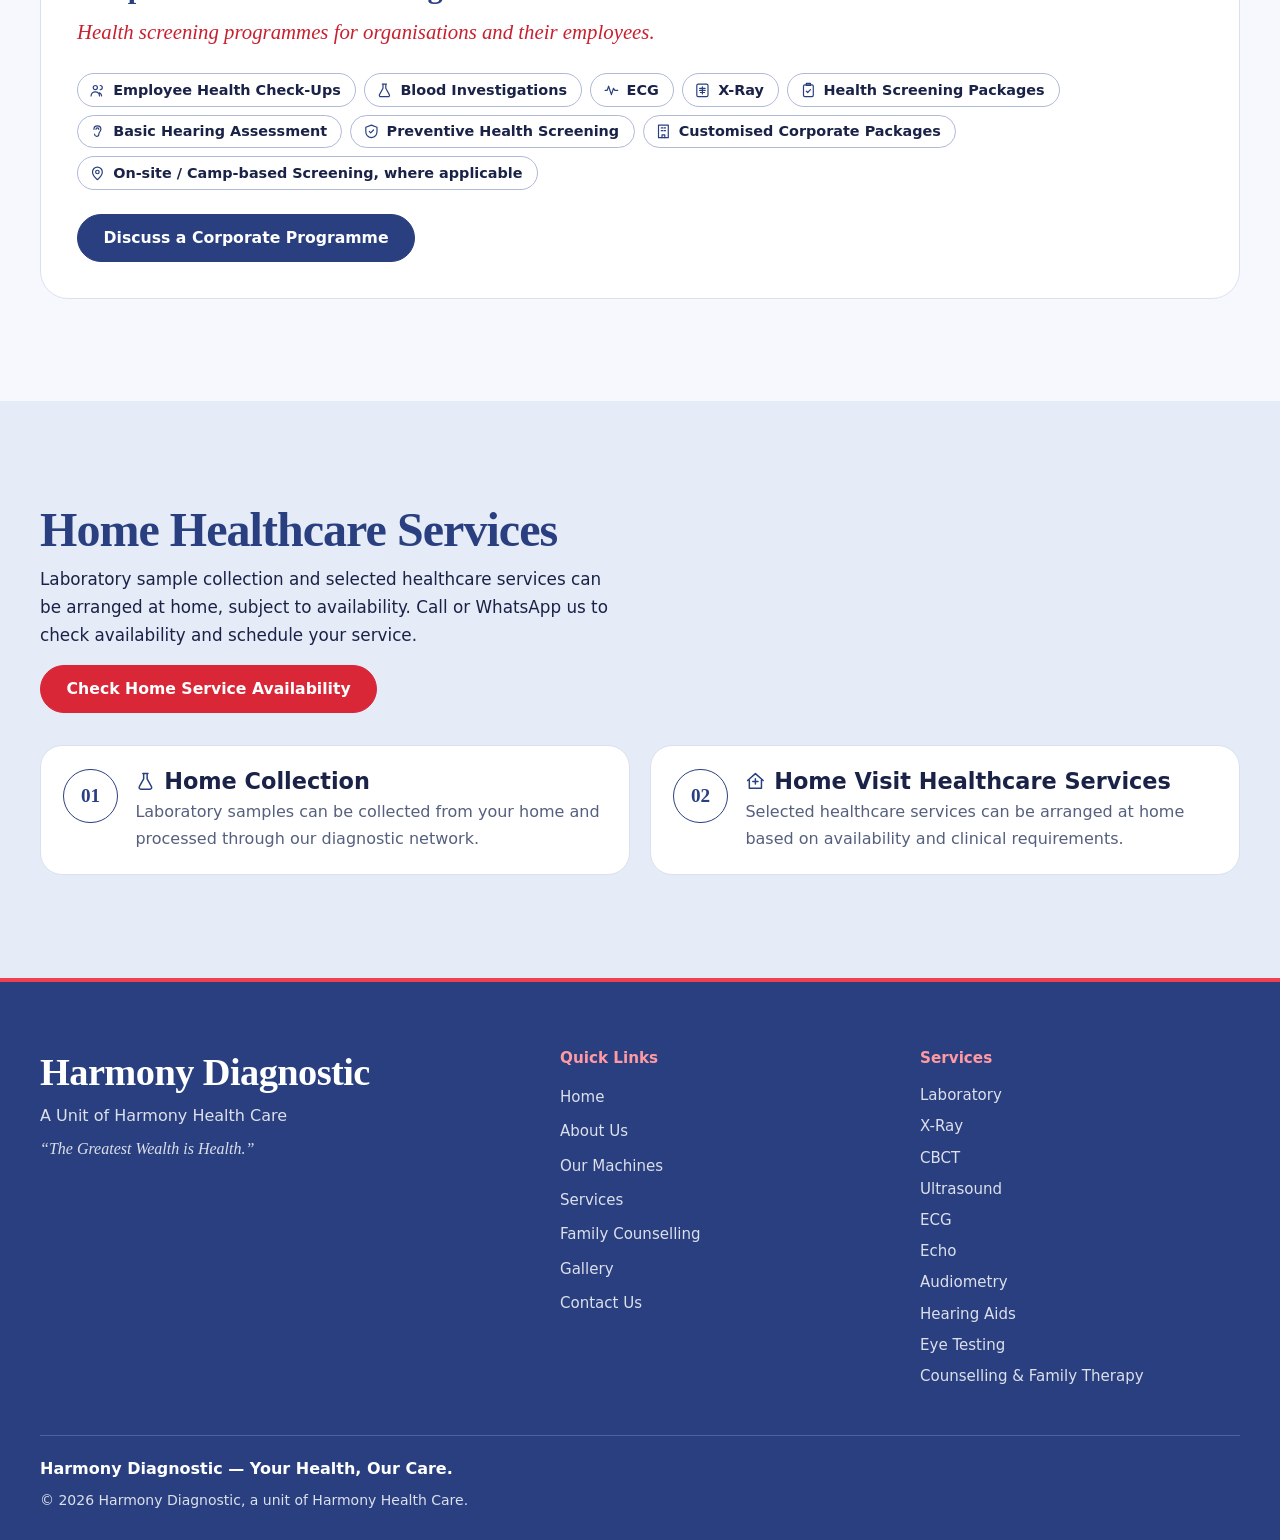
<file: services.html>
<!DOCTYPE html>
<html lang="en" data-theme="light">
<head>
  <meta charset="UTF-8">
  <meta name="viewport" content="width=device-width, initial-scale=1, viewport-fit=cover">
  <title>Diagnostic Services | Harmony Diagnostic, Pallikaranai, Chennai</title>
  <meta name="description" content="Diagnostic services at Harmony Diagnostic, Pallikaranai, Chennai: MRI, dental CBCT, dental OPG, general X-ray, dental X-ray and ultrasound, with laboratory, cardiac, hearing, eye testing, counselling and health check-up packages.">
  <meta name="theme-color" content="#293f80">
  <meta property="og:type" content="website">
  <meta property="og:title" content="Diagnostic Services | Harmony Diagnostic, Pallikaranai, Chennai">
  <meta property="og:description" content="The Greatest Wealth is Health. We Take Care of Your Health.">
  <meta name="color-scheme" content="light dark">
  <!-- Theme script runs first so the saved theme applies before paint -->
  <script src="assets/js/theme.js"></script>
  <link rel="stylesheet" href="assets/css/theme.css">
  <link rel="stylesheet" href="assets/css/style.css">
  <link rel="stylesheet" href="assets/css/responsive.css">
  <link rel="stylesheet" href="assets/css/pages.css">
</head>
<body>

<svg class="sprite" aria-hidden="true" focusable="false" xmlns="http://www.w3.org/2000/svg">
  <symbol id="i-home" viewBox="0 0 24 24"><path d="M3 11l9-8 9 8M5 10v10h14V10"/></symbol>
  <symbol id="i-info" viewBox="0 0 24 24"><circle cx="12" cy="12" r="9"/><path d="M12 11v6M12 7.5v.5"/></symbol>
  <symbol id="i-flask" viewBox="0 0 24 24"><path d="M9 3h6M10 3v6l-5 9a2 2 0 002 3h10a2 2 0 002-3l-5-9V3"/></symbol>
  <symbol id="i-pack" viewBox="0 0 24 24"><rect x="5" y="4" width="14" height="17" rx="2"/><path d="M9 2h6v3H9zM9 13l2 2 4-4"/></symbol>
  <symbol id="i-phone" viewBox="0 0 24 24"><path d="M5 4h4l2 5-2.5 1.5a11 11 0 005 5L15 13l5 2v4a2 2 0 01-2 2A16 16 0 013 6a2 2 0 012-2z"/></symbol>
  <symbol id="i-chat" viewBox="0 0 24 24"><path d="M4 5h16v11H9l-5 4z"/></symbol>
  <symbol id="i-mail" viewBox="0 0 24 24"><rect x="3" y="5" width="18" height="14" rx="2"/><path d="M3 7l9 6 9-6"/></symbol>
  <symbol id="i-menu" viewBox="0 0 24 24"><path d="M4 7h16M4 12h16M4 17h16"/></symbol>
  <symbol id="i-close" viewBox="0 0 24 24"><path d="M6 6l12 12M18 6L6 18"/></symbol>
  <symbol id="i-sun" viewBox="0 0 24 24"><circle cx="12" cy="12" r="4"/><path d="M12 2v2M12 20v2M2 12h2M20 12h2M5 5l1.5 1.5M17.5 17.5L19 19M5 19l1.5-1.5M17.5 6.5L19 5"/></symbol>
  <symbol id="i-moon" viewBox="0 0 24 24"><path d="M20 14A8 8 0 019.5 3.5 8.5 8.5 0 1020 14z"/></symbol>
  <symbol id="i-up" viewBox="0 0 24 24"><path d="M12 19V5M5 12l7-7 7 7"/></symbol>
  <symbol id="i-xray" viewBox="0 0 24 24"><rect x="4" y="3" width="16" height="18" rx="2"/><path d="M12 7v10M8 9h8M8 12h8M9 15h6"/></symbol>
  <symbol id="i-cbct" viewBox="0 0 24 24"><circle cx="12" cy="12" r="8"/><circle cx="12" cy="12" r="3"/><path d="M12 2v3M12 19v3"/></symbol>
  <symbol id="i-usg" viewBox="0 0 24 24"><path d="M4 18a10 10 0 0116 0M7 18a7 7 0 0110 0M12 18v.1"/></symbol>
  <symbol id="i-ecg" viewBox="0 0 24 24"><path d="M3 12h3l2-6 4 12 3-9 2 3h4"/></symbol>
  <symbol id="i-heart" viewBox="0 0 24 24"><path d="M12 20s-8-5-8-11a4.5 4.5 0 018-2.5A4.5 4.5 0 0120 9c0 6-8 11-8 11z"/></symbol>
  <symbol id="i-ear" viewBox="0 0 24 24"><path d="M7 9a5 5 0 0110 0c0 3-3 4-3 7a3 3 0 01-6 0M10 9a2 2 0 014 0"/></symbol>
  <symbol id="i-eye" viewBox="0 0 24 24"><path d="M2 12s4-7 10-7 10 7 10 7-4 7-10 7S2 12 2 12z"/><circle cx="12" cy="12" r="3"/></symbol>
  <symbol id="i-users" viewBox="0 0 24 24"><circle cx="9" cy="8" r="3"/><path d="M3 20a6 6 0 0112 0M16 5a3 3 0 010 6M18 20a5 5 0 00-3-4.5"/></symbol>
  <symbol id="i-shield" viewBox="0 0 24 24"><path d="M12 3l8 3v6c0 5-3.5 8-8 9-4.5-1-8-4-8-9V6z"/><path d="M9 12l2 2 4-4"/></symbol>
  <symbol id="i-building" viewBox="0 0 24 24"><rect x="5" y="3" width="14" height="18"/><path d="M9 7h2M13 7h2M9 11h2M13 11h2M10 21v-4h4v4"/></symbol>
  <symbol id="i-pin" viewBox="0 0 24 24"><path d="M12 21s-7-6-7-11a7 7 0 0114 0c0 5-7 11-7 11z"/><circle cx="12" cy="10" r="2.5"/></symbol>
  <symbol id="i-clock" viewBox="0 0 24 24"><circle cx="12" cy="12" r="9"/><path d="M12 7v5l3 2"/></symbol>
  <symbol id="i-search" viewBox="0 0 24 24"><circle cx="11" cy="11" r="7"/><path d="M20 20l-4-4"/></symbol>
  <symbol id="i-arrow" viewBox="0 0 24 24"><path d="M5 12h14M13 6l6 6-6 6"/></symbol>
  <symbol id="i-whatsapp" viewBox="0 0 24 24"><path d="M3.5 20.5l1.3-4.2A8.5 8.5 0 1112 20.5a8.4 8.4 0 01-4-1z"/><path d="M9 8.5c0 3.5 3 6.5 6.5 6.5l1-1.5-2-1-1 .8a4 4 0 01-2-2l.8-1-1-2z"/></symbol>
  <symbol id="i-whatsapp-brand" viewBox="0 0 24 24"><path fill="currentColor" stroke="none" d="M17.472 14.382c-.297-.149-1.758-.867-2.03-.967-.273-.099-.471-.148-.67.15-.197.297-.768.966-.94 1.164-.173.198-.347.223-.644.075-.297-.15-1.255-.463-2.39-1.475-.883-.788-1.48-1.761-1.653-2.059-.173-.297-.018-.458.13-.606.134-.133.298-.347.446-.52.149-.174.198-.298.298-.497.099-.198.05-.371-.025-.52-.075-.149-.669-1.612-.916-2.207-.242-.579-.487-.5-.669-.51-.173-.008-.371-.01-.57-.01-.198 0-.52.074-.792.372-.272.297-1.04 1.016-1.04 2.479 0 1.462 1.065 2.875 1.213 3.074.149.198 2.096 3.2 5.077 4.487.709.306 1.262.489 1.694.626.712.227 1.36.195 1.872.118.571-.085 1.758-.719 2.006-1.413.248-.694.248-1.289.173-1.413-.074-.124-.272-.198-.57-.347m-5.421 7.403h-.004a9.87 9.87 0 01-5.031-1.378l-.361-.214-3.741.982.998-3.648-.235-.374a9.86 9.86 0 01-1.511-5.26c.002-5.45 4.437-9.884 9.892-9.884 2.64.001 5.122 1.03 6.988 2.898a9.825 9.825 0 012.893 6.994c-.003 5.45-4.437 9.884-9.889 9.884m8.413-18.297A11.815 11.815 0 0012.05 0C5.495 0 .16 5.335.157 11.89c0 2.096.547 4.142 1.588 5.946L.057 24l6.304-1.654a11.9 11.9 0 005.683 1.448h.005c6.554 0 11.89-5.335 11.893-11.89a11.816 11.816 0 00-3.478-8.416z"/></symbol>
  <symbol id="i-calendar" viewBox="0 0 24 24"><rect x="3.5" y="5" width="17" height="15.5" rx="2"/><path d="M8 3v4M16 3v4M3.5 10h17"/></symbol>
  <symbol id="i-check" viewBox="0 0 24 24"><circle cx="12" cy="12" r="9"/><path d="M8 12.5l2.7 2.7L16 9.5"/></symbol>
  <symbol id="i-alert" viewBox="0 0 24 24"><circle cx="12" cy="12" r="9"/><path d="M12 7.5v5.5M12 16.5v.1"/></symbol>
  <symbol id="i-external" viewBox="0 0 24 24"><path d="M14 4h6v6M20 4l-9 9M18 14v5a1 1 0 01-1 1H5a1 1 0 01-1-1V7a1 1 0 011-1h5"/></symbol>
  <symbol id="i-house" viewBox="0 0 24 24"><path d="M3 11l9-8 9 8M5 10v10h14V10M12 9v6M9 12h6"/></symbol>
  <symbol id="i-chevron" viewBox="0 0 24 24"><path d="M6 9l6 6 6-6"/></symbol>
  <symbol id="i-mri" viewBox="0 0 24 24"><rect x="3" y="5" width="18" height="14" rx="4"/><circle cx="12" cy="12" r="3.5"/></symbol>
  <symbol id="i-tooth" viewBox="0 0 24 24"><path d="M7 3c-2 0-3.5 1.7-3.5 4 0 2.5 1.5 3.5 1.8 6 .3 2.5.7 8 2 8s1.2-4.5 2.7-4.5 1.5 4.5 2.7 4.5 1.7-5.5 2-8c.3-2.5 1.8-3.5 1.8-6 0-2.3-1.5-4-3.5-4-1.2 0-2 .7-3 .7S8.2 3 7 3z"/></symbol>
  <symbol id="i-panorama" viewBox="0 0 24 24"><path d="M3 16c3-7 15-7 18 0M6.5 16c1.5-3.5 9.5-3.5 11 0M12 9v1.5"/></symbol>
  <symbol id="i-image" viewBox="0 0 24 24"><rect x="3" y="4" width="18" height="16" rx="2"/><circle cx="9" cy="10" r="1.5"/><path d="M4 18l5-5 4 4 3-3 4 4"/></symbol>
  <symbol id="i-plus" viewBox="0 0 24 24"><path d="M12 5v14M5 12h14"/></symbol>
</svg>

<a class="skip-link" href="#main">Skip to main content</a>

<header class="site-header">
  <div class="container header-inner">
    <a class="brand" href="index.html" aria-label="Harmony Diagnostic, home">
      <span class="brand-mark" aria-hidden="true">H</span>
      <span class="brand-text">
        <strong>Harmony Diagnostic</strong>
        <span>A Unit of Harmony Health Care</span>
      </span>
    </a>
    <nav class="nav-desktop" aria-label="Primary">
      <a href="index.html">Home</a>
      <a href="about.html">About Us</a>
      <div class="nav-item nav-item--dropdown">
        <a href="machines.html">Machines</a>
        <button class="nav-dropdown-toggle" type="button" aria-expanded="false" aria-controls="menu-machines" aria-label="Machines submenu"><svg class="ic"><use href="#i-chevron"/></svg></button>
        <ul class="nav-dropdown" id="menu-machines" hidden>
          <li><a href="machines.html#machine-cbct">MYRAY 3D CBCT</a></li>
          <li><a href="machines.html#machine-xray">X-Ray Machine</a></li>
          <li><a href="machines.html#machine-ultrasound">Voluson P8 Ultrasound</a></li>
          <li><a href="machines.html#machine-fuji-cr">FUJI CR Reader</a></li>
          <li><a href="machines.html#laboratory-equipment">Laboratory Equipment</a></li>
        </ul>
      </div>
      <div class="nav-item nav-item--dropdown is-current">
        <a href="services.html" class="is-active" aria-current="page">Services</a>
        <button class="nav-dropdown-toggle" type="button" aria-expanded="false" aria-controls="menu-services" aria-label="Services submenu"><svg class="ic"><use href="#i-chevron"/></svg></button>
        <ul class="nav-dropdown" id="menu-services" hidden>
          <li><a href="services.html#mri">MRI Scan</a></li>
          <li><a href="services.html#cbct">Dental CBCT Scan</a></li>
          <li><a href="services.html#opg">Dental OPG Scan</a></li>
          <li><a href="services.html#general-xray">General X-ray</a></li>
          <li><a href="services.html#dental-xray">Dental X-ray</a></li>
          <li><a href="services.html#ultrasound">Ultrasound Scan</a></li>
          <li><a href="services.html#more-services">Laboratory, Cardiac, Hearing &amp; Eye</a></li>
          <li><a href="services.html#packages">Health Packages</a></li>
        </ul>
      </div>
      <a href="family-counselling.html">Family Counselling</a>
      <a href="gallery.html">Gallery</a>
      <a href="contact.html">Contact Us</a>
    </nav>
    <div class="header-actions">
      <a class="btn btn--sm header-cta" href="contact.html">Book an Appointment</a>
      <button class="icon-btn theme-toggle" type="button" aria-label="Toggle light and dark theme">
        <svg class="ic i-moon"><use href="#i-moon"/></svg><svg class="ic i-sun"><use href="#i-sun"/></svg>
      </button>
      <button class="icon-btn menu-toggle" type="button" aria-label="Open menu" aria-expanded="false" aria-controls="mobile-menu">
        <svg class="ic"><use href="#i-menu"/></svg>
      </button>
    </div>
  </div>
</header>

<div class="backdrop"></div>
<aside class="offcanvas" id="mobile-menu" aria-label="Mobile menu" aria-hidden="true">
  <div class="offcanvas-top">
    <strong>Menu</strong>
    <button class="icon-btn menu-close" type="button" aria-label="Close menu"><svg class="ic"><use href="#i-close"/></svg></button>
  </div>
  <nav aria-label="Mobile">
    <a class="nav-link" href="index.html">Home</a>
    <a class="nav-link" href="about.html">About Us</a>
    <div class="nav-group">
      <div class="nav-group-row">
        <a class="nav-link" href="machines.html">Machines</a>
        <button class="nav-group-toggle" type="button" aria-expanded="false" aria-controls="mobile-sub-machines" aria-label="Machines submenu"><svg class="ic"><use href="#i-chevron"/></svg></button>
      </div>
      <ul class="nav-sublist" id="mobile-sub-machines" hidden>
        <li><a href="machines.html#machine-cbct">MYRAY 3D CBCT</a></li>
        <li><a href="machines.html#machine-xray">X-Ray Machine</a></li>
        <li><a href="machines.html#machine-ultrasound">Voluson P8 Ultrasound</a></li>
        <li><a href="machines.html#machine-fuji-cr">FUJI CR Reader</a></li>
        <li><a href="machines.html#laboratory-equipment">Laboratory Equipment</a></li>
      </ul>
    </div>
    <div class="nav-group">
      <div class="nav-group-row">
        <a class="nav-link is-active" aria-current="page" href="services.html">Services</a>
        <button class="nav-group-toggle" type="button" aria-expanded="false" aria-controls="mobile-sub-services" aria-label="Services submenu"><svg class="ic"><use href="#i-chevron"/></svg></button>
      </div>
      <ul class="nav-sublist" id="mobile-sub-services" hidden>
        <li><a href="services.html#mri">MRI Scan</a></li>
        <li><a href="services.html#cbct">Dental CBCT Scan</a></li>
        <li><a href="services.html#opg">Dental OPG Scan</a></li>
        <li><a href="services.html#general-xray">General X-ray</a></li>
        <li><a href="services.html#dental-xray">Dental X-ray</a></li>
        <li><a href="services.html#ultrasound">Ultrasound Scan</a></li>
        <li><a href="services.html#more-services">Laboratory, Cardiac, Hearing &amp; Eye</a></li>
        <li><a href="services.html#packages">Health Packages</a></li>
      </ul>
    </div>
    <a class="nav-link" href="family-counselling.html">Family Counselling</a>
    <a class="nav-link" href="gallery.html">Gallery</a>
    <a class="nav-link" href="contact.html">Contact Us</a>
  </nav>
  <a class="btn offcanvas-cta" href="contact.html">Book an Appointment</a>
</aside>

<main id="main">
<section class="page-hero" aria-labelledby="page-title">
  <div class="container">
    <nav class="breadcrumb" aria-label="Breadcrumb">
      <ol><li><a href="index.html">Home</a></li><li aria-current="page">Services</li></ol>
    </nav>
    <p class="eyebrow">Our services</p>
    <h1 id="page-title">Diagnostic Services</h1>
    <p class="lead">Imaging, laboratory, cardiac, hearing, eye testing and counselling services at Harmony Diagnostic, Pallikaranai. Select a service below for details. The appropriate examination depends on your doctor's advice.</p>
  </div>
</section>

<section class="section" id="scan-services" aria-labelledby="scan-title">
  <div class="container">
    <div class="section-head reveal">
      <h2 id="scan-title">Imaging &amp; Scan Services</h2>
      <p class="lead">The information below is general guidance. Availability, timings and preparation for each examination can be confirmed with our team.</p>
    </div>
    <div class="acc-list" data-disclosure-group>
      <article class="acc-item reveal" id="mri" data-disclosure-host>
        <h3 class="acc-heading"><button class="acc-trigger" type="button" id="mri-trigger" data-disclosure aria-expanded="false" aria-controls="mri-panel">
          <span class="acc-icon"><svg class="ic"><use href="#i-mri"/></svg></span>
          <span class="acc-title">MRI Scan<small>Advanced magnetic resonance imaging</small></span>
          <svg class="ic acc-caret"><use href="#i-chevron"/></svg>
        </button></h3>
        <div class="acc-panel" id="mri-panel" role="region" aria-labelledby="mri-trigger" hidden>
          <p>MRI scanning uses a strong magnetic field and radio waves, rather than X-rays, to produce detailed cross-sectional images of structures inside the body. It supports the assessment of the brain, spine, joints, soft tissues and other areas, based on the referring doctor's recommendation.</p>
          <h4>Clinical Applications</h4>
          <ul class="tick-list"><li>Assessment of the brain and spine</li><li>Evaluation of joints, muscles and ligaments</li><li>Examination of soft tissues and selected internal organs</li></ul>
          <h4>Patient Information</h4>
          <p>The body area to be scanned depends on your doctor's referral, so please bring the referral with you. Inform our team beforehand about any metal implants, pacemakers or similar devices, as these can affect MRI safety. MRI availability and scheduling should be confirmed with our team before you book.</p>
          <!-- OWNER TO CONFIRM: MRI is not listed on the Machines page; confirm the service is offered before publishing. -->
          <p class="acc-cta"><a class="btn btn--sm" href="contact.html?service=imaging">Enquire About MRI</a></p>
        </div>
      </article>
      <article class="acc-item reveal" id="cbct" data-disclosure-host>
        <h3 class="acc-heading"><button class="acc-trigger" type="button" id="cbct-trigger" data-disclosure aria-expanded="false" aria-controls="cbct-panel">
          <span class="acc-icon"><svg class="ic"><use href="#i-cbct"/></svg></span>
          <span class="acc-title">Dental CBCT Scan<small>Three-dimensional cone beam imaging of teeth and jaws</small></span>
          <svg class="ic acc-caret"><use href="#i-chevron"/></svg>
        </button></h3>
        <div class="acc-panel" id="cbct-panel" role="region" aria-labelledby="cbct-trigger" hidden>
          <p>Cone Beam Computed Tomography (CBCT) is a three-dimensional imaging technique for the teeth and jaws. The scanner rotates around the head and captures multiple images, which are combined into a 3D view of the teeth, jawbones and surrounding structures that the dentist or doctor can examine from different angles. Scans are performed on our <a href="machines.html#machine-cbct">MYRAY 3D CBCT</a> system.</p>
          <h4>Clinical Applications</h4>
          <ul class="tick-list"><li>Planning dental implants</li><li>Assessment of impacted teeth</li><li>Other dental and jaw examinations where a 3D view is needed</li></ul>
          <h4>Dental Imaging Options Compared</h4>
          <p>Dental X-ray, OPG and CBCT each serve a different purpose, and one does not replace the others.</p>
          <div class="table-wrap" role="region" aria-label="Comparison of dental imaging types" tabindex="0">
            <table class="compare-table">
              <caption class="visually-hidden">Comparison of dental X-ray, OPG and CBCT imaging</caption>
              <thead><tr><th scope="col"><span class="visually-hidden">Feature</span></th><th scope="col">Dental X-ray</th><th scope="col">OPG</th><th scope="col">CBCT</th></tr></thead>
              <tbody>
                <tr><th scope="row">Type of image</th><td>2D, close-up</td><td>2D, panoramic</td><td>3D</td></tr>
                <tr><th scope="row">Area shown</th><td>A small area, usually a few teeth at a time</td><td>Upper and lower jaws and teeth in one image</td><td>Teeth, jaws and relevant surrounding structures, viewable from different angles</td></tr>
                <tr><th scope="row">Commonly used for</th><td>Cavities, roots and the structures supporting the teeth</td><td>An overview of the teeth and jaws, including impacted teeth</td><td>Dental implant planning, impacted teeth and other cases where 3D detail is needed</td></tr>
              </tbody>
            </table>
          </div>
          <h4>Patient Information</h4>
          <p>Your dentist or doctor decides which type of imaging is appropriate, so please bring the request with you. CBCT uses X-rays; tell our team if you are, or may be, pregnant before the scan.</p>
          <p class="acc-cta"><a class="btn btn--sm" href="contact.html?service=dental">Enquire About CBCT</a></p>
        </div>
      </article>
      <article class="acc-item reveal" id="opg" data-disclosure-host>
        <h3 class="acc-heading"><button class="acc-trigger" type="button" id="opg-trigger" data-disclosure aria-expanded="false" aria-controls="opg-panel">
          <span class="acc-icon"><svg class="ic"><use href="#i-panorama"/></svg></span>
          <span class="acc-title">Dental OPG Scan<small>Panoramic dental imaging (orthopantomogram)</small></span>
          <svg class="ic acc-caret"><use href="#i-chevron"/></svg>
        </button></h3>
        <div class="acc-panel" id="opg-panel" role="region" aria-labelledby="opg-trigger" hidden>
          <p>An Orthopantomogram (OPG), also called a panoramic dental X-ray, captures the upper and lower jaws and the teeth in a single wide image. The machine moves around the head during the scan.</p>
          <h4>Clinical Applications</h4>
          <ul class="tick-list"><li>Assessment of impacted teeth</li><li>General evaluation of the teeth and jaws</li><li>An overview of the teeth and jaws as part of dental assessments</li></ul>
          <h4>Patient Information</h4>
          <p>An OPG is a flat, two-dimensional image. It does not show the fine detail of individual teeth in the way a close-up dental X-ray does, and it does not give a 3D view. If more detail is needed, your dentist or doctor may advise a dental X-ray or a CBCT scan. OPG uses X-rays; tell our team if you are, or may be, pregnant before the scan.</p>
          <!-- OWNER TO CONFIRM: no OPG machine is listed on the Machines page; confirm the service is offered before publishing. -->
          <p class="acc-cta"><a class="btn btn--sm" href="contact.html?service=dental">Enquire About OPG</a></p>
        </div>
      </article>
      <article class="acc-item reveal" id="general-xray" data-disclosure-host>
        <h3 class="acc-heading"><button class="acc-trigger" type="button" id="general-xray-trigger" data-disclosure aria-expanded="false" aria-controls="general-xray-panel">
          <span class="acc-icon"><svg class="ic"><use href="#i-xray"/></svg></span>
          <span class="acc-title">General X-ray<small>Conventional diagnostic X-ray imaging</small></span>
          <svg class="ic acc-caret"><use href="#i-chevron"/></svg>
        </button></h3>
        <div class="acc-panel" id="general-xray-panel" role="region" aria-labelledby="general-xray-trigger" hidden>
          <p>General X-ray imaging passes a small, controlled amount of X-ray radiation through the body to record an image. Dense structures such as bone appear differently from soft tissue and air-filled lungs, which helps doctors assess the area being examined.</p>
          <h4>Clinical Applications</h4>
          <ul class="tick-list"><li>Chest imaging</li><li>Bone imaging</li><li>Other examinations requested by your doctor, subject to the services available at the facility</li></ul>
          <h4>Patient Information</h4>
          <p>Your doctor determines the appropriate examination, so please bring the request with you. Tell our team if you are, or may be, pregnant before the X-ray. Our team can confirm which examinations are available.</p>
          <p class="acc-cta"><a class="btn btn--sm" href="contact.html?service=imaging">Enquire About X-ray</a></p>
        </div>
      </article>
      <article class="acc-item reveal" id="dental-xray" data-disclosure-host>
        <h3 class="acc-heading"><button class="acc-trigger" type="button" id="dental-xray-trigger" data-disclosure aria-expanded="false" aria-controls="dental-xray-panel">
          <span class="acc-icon"><svg class="ic"><use href="#i-tooth"/></svg></span>
          <span class="acc-title">Dental X-ray<small>Close-up imaging of teeth, roots and supporting structures</small></span>
          <svg class="ic acc-caret"><use href="#i-chevron"/></svg>
        </button></h3>
        <div class="acc-panel" id="dental-xray-panel" role="region" aria-labelledby="dental-xray-trigger" hidden>
          <p>A dental X-ray is a close-up image of the teeth and the structures around them. It helps dentists assess the teeth, the roots, and the bone and tissues that support them.</p>
          <h4>Clinical Applications</h4>
          <ul class="tick-list"><li>Detection of cavities, including those not visible on direct examination of the tooth</li><li>Assessment of the roots and the structures supporting the teeth</li><li>Assessment of other dental problems, where appropriate</li></ul>
          <h4>Patient Information</h4>
          <p>Your dentist decides when a dental X-ray is appropriate. For a broader view of both jaws, an OPG may be advised, and for 3D detail, a CBCT scan. Tell our team if you are, or may be, pregnant before the X-ray.</p>
          <!-- OWNER TO CONFIRM: no dental X-ray unit is listed on the Machines page; confirm the service is offered before publishing. -->
          <p class="acc-cta"><a class="btn btn--sm" href="contact.html?service=dental">Enquire About Dental X-ray</a></p>
        </div>
      </article>
      <article class="acc-item reveal" id="ultrasound" data-disclosure-host>
        <h3 class="acc-heading"><button class="acc-trigger" type="button" id="ultrasound-trigger" data-disclosure aria-expanded="false" aria-controls="ultrasound-panel">
          <span class="acc-icon"><svg class="ic"><use href="#i-usg"/></svg></span>
          <span class="acc-title">Ultrasound Scan<small>Imaging with high-frequency sound waves</small></span>
          <svg class="ic acc-caret"><use href="#i-chevron"/></svg>
        </button></h3>
        <div class="acc-panel" id="ultrasound-panel" role="region" aria-labelledby="ultrasound-trigger" hidden>
          <p>Ultrasound uses high-frequency sound waves to create images of structures inside the body. A hand-held probe is moved over the skin, and the returning echoes are displayed as images on a screen. Ultrasound does not use ionising radiation. Scans are performed on our <a href="machines.html#machine-ultrasound">Voluson P8 ultrasound system</a>.</p>
          <h4>Clinical Applications</h4>
          <ul class="tick-list"><li>Examination of relevant organs and soft tissues</li><li>Imaging of other areas of the body, depending on the scan prescribed</li></ul>
          <h4>Patient Information</h4>
          <p>The examination is chosen according to your doctor's prescription, and any preparation depends on the scan. Please confirm the range of ultrasound examinations available with our team before you book.</p>
          <p class="acc-cta"><a class="btn btn--sm" href="contact.html?service=imaging">Enquire About Ultrasound</a></p>
        </div>
      </article>
    </div>
  </div>
</section>

<section class="section section--tint" id="more-services" aria-labelledby="more-title">
  <div class="container">
    <div class="section-head reveal">
      <h2 id="more-title">More Services at Harmony</h2>
      <p class="lead">Laboratory, cardiac, hearing, eye testing and counselling services at one location in Pallikaranai.</p>
    </div>
    <div class="acc-list" data-disclosure-group>
      <article class="acc-item reveal" id="laboratory" data-disclosure-host>
        <h3 class="acc-heading"><button class="acc-trigger" type="button" id="laboratory-trigger" data-disclosure aria-expanded="false" aria-controls="laboratory-panel">
          <span class="acc-icon"><svg class="ic"><use href="#i-flask"/></svg></span>
          <span class="acc-title">Laboratory Diagnostics<small>Blood tests, biochemistry, haematology and more</small></span>
          <svg class="ic acc-caret"><use href="#i-chevron"/></svg>
        </button></h3>
        <div class="acc-panel" id="laboratory-panel" role="region" aria-labelledby="laboratory-trigger" hidden>
          <p>Laboratory investigations are an essential part of diagnosis, disease monitoring and preventive healthcare. Our laboratory services cover the following areas.</p>
          <h4>Testing Areas</h4>
          <ul class="tick-list tick-list--cols"><li>Routine Blood Tests</li><li>Biochemistry</li><li>Haematology</li><li>Clinical Pathology</li><li>Preventive Health Investigations</li><li>Specialised Laboratory Tests</li><li>Health Check-up Packages</li></ul>
          <h4>Patient Information</h4>
          <p>Tests are performed as requested by your doctor. Some tests need preparation, such as fasting, so please check with our team when booking. Home sample collection is described under <a href="#home-services">Home Healthcare Services</a>. You can also view the <a href="machines.html#laboratory-equipment">laboratory equipment</a> used for testing.</p>
          <p class="highlight">NABL-accredited laboratory test results are provided for applicable investigations.</p>
          <p class="acc-cta"><a class="btn btn--sm" href="contact.html?service=laboratory">Enquire About Laboratory Tests</a></p>
        </div>
      </article>
      <article class="acc-item reveal" id="cardiac" data-disclosure-host>
        <h3 class="acc-heading"><button class="acc-trigger" type="button" id="cardiac-trigger" data-disclosure aria-expanded="false" aria-controls="cardiac-panel">
          <span class="acc-icon"><svg class="ic"><use href="#i-heart"/></svg></span>
          <span class="acc-title">Cardiac Diagnostics<small>ECG and echocardiography</small></span>
          <svg class="ic acc-caret"><use href="#i-chevron"/></svg>
        </button></h3>
        <div class="acc-panel" id="cardiac-panel" role="region" aria-labelledby="cardiac-trigger" hidden>
          <p>Cardiac diagnostics at Harmony Diagnostic include electrocardiography (ECG) and echocardiography (Echo), which help doctors assess the heart.</p>
          <!-- CONTENT NOTE: paste the full supplied Cardiac description here -->
          <h4>Cardiac Tests</h4>
          <ul class="tick-list"><li><strong>ECG:</strong> records the electrical activity of the heart</li><li><strong>Echocardiography (Echo):</strong> uses ultrasound to create images of the heart's structure and movement</li></ul>
          <h4>Patient Information</h4>
          <p>Cardiac tests are performed on your doctor's advice. Please contact our team to confirm test details, timings and any preparation.</p>
          <p class="acc-cta"><a class="btn btn--sm" href="contact.html?service=cardiac">Enquire About Cardiac Tests</a></p>
        </div>
      </article>
      <article class="acc-item reveal" id="hearing" data-disclosure-host>
        <h3 class="acc-heading"><button class="acc-trigger" type="button" id="hearing-trigger" data-disclosure aria-expanded="false" aria-controls="hearing-panel">
          <span class="acc-icon"><svg class="ic"><use href="#i-ear"/></svg></span>
          <span class="acc-title">Hearing &amp; Audiology<small>Hearing assessment and hearing aid care</small></span>
          <svg class="ic acc-caret"><use href="#i-chevron"/></svg>
        </button></h3>
        <div class="acc-panel" id="hearing-panel" role="region" aria-labelledby="hearing-trigger" hidden>
          <p>Harmony Diagnostic provides hearing assessment and hearing aid services, from audiometry and consultation to fitting support and ongoing servicing.</p>
          <h4>Hearing Services</h4>
          <ul class="tick-list tick-list--cols"><li>Audiometry / Hearing Test</li><li>Hearing Assessment</li><li>Hearing Aid Consultation</li><li>Hearing Aid Sales</li><li>Hearing Aid Fitting Support</li><li>Hearing Aid Service &amp; Maintenance</li></ul>
          <h4>Patient Information</h4>
          <p>Our team can advise on the appropriate hearing assessment and, where hearing aids are considered, on selection, fitting support and maintenance.</p>
          <p class="highlight">12 years of experience in hearing aid sales and service.</p>
          <p class="acc-cta"><a class="btn btn--sm" href="contact.html?service=hearing">Enquire About Hearing Care</a></p>
        </div>
      </article>
      <article class="acc-item reveal" id="eye-testing" data-disclosure-host>
        <h3 class="acc-heading"><button class="acc-trigger" type="button" id="eye-testing-trigger" data-disclosure aria-expanded="false" aria-controls="eye-testing-panel">
          <span class="acc-icon"><svg class="ic"><use href="#i-eye"/></svg></span>
          <span class="acc-title">Eye Testing<small>Vision assessment</small></span>
          <svg class="ic acc-caret"><use href="#i-chevron"/></svg>
        </button></h3>
        <div class="acc-panel" id="eye-testing-panel" role="region" aria-labelledby="eye-testing-trigger" hidden>
          <p>Eye testing at Harmony Diagnostic supports the assessment of your vision.</p>
          <!-- CONTENT NOTE: paste the full supplied Eye Testing content here -->
          <!-- OWNER TO CONFIRM: the specific eye tests offered were not supplied; add them here once confirmed. -->
          <h4>Patient Information</h4>
          <p>Please contact our team to confirm the eye tests offered, appointment timings and any preparation.</p>
          <p class="acc-cta"><a class="btn btn--sm" href="contact.html?service=eye">Enquire About Eye Testing</a></p>
        </div>
      </article>
      <article class="acc-item reveal" id="counselling-service" data-disclosure-host>
        <h3 class="acc-heading"><button class="acc-trigger" type="button" id="counselling-service-trigger" data-disclosure aria-expanded="false" aria-controls="counselling-service-panel">
          <span class="acc-icon"><svg class="ic"><use href="#i-users"/></svg></span>
          <span class="acc-title">Counselling &amp; Family Therapy<small>Confidential support for individuals and families</small></span>
          <svg class="ic acc-caret"><use href="#i-chevron"/></svg>
        </button></h3>
        <div class="acc-panel" id="counselling-service-panel" role="region" aria-labelledby="counselling-service-trigger" hidden>
          <p>Counselling and family therapy offer a confidential, supportive setting to talk about personal, family and relationship concerns. Family counselling is provided by Meera Babu.</p>
          <h4>Areas of Support</h4>
          <ul class="tick-list tick-list--cols"><li>Individual Counselling</li><li>Family Counselling</li><li>Relationship Counselling</li><li>Marriage &amp; Family Concerns</li><li>Communication &amp; Relationship Issues</li><li>Parenting Concerns</li><li>Emotional Wellbeing</li><li>Personal Development</li></ul>
          <h4>Patient Information</h4>
          <p>Counselling is a supportive process. Every person and family is different, and no particular outcome can be guaranteed. If someone is in immediate danger, please contact local emergency services.</p>
          <p class="highlight">Confidential. Compassionate. Patient-focused.</p>
          <p class="acc-cta"><a class="btn btn--sm" href="family-counselling.html">Family Counselling with Meera Babu</a></p>
        </div>
      </article>
    </div>
  </div>
</section>

<section class="section" id="packages" aria-labelledby="packages-title">
  <div class="container">
    <div class="section-head reveal">
      <h2 id="packages-title">Health Check-up Packages</h2>
      <p class="lead">Preventive and screening packages for individuals and organisations. Package inclusions and scheduling can be confirmed with our team.</p>
    </div>
    <div class="pkg-grid">
      <article class="pkg-card reveal">
        <p class="label">Complete screening</p>
        <h3>Master Health Check-Up</h3>
        <p class="sub">A comprehensive health screening for routine preventive assessment.</p>
        <div class="panel">
          <h4>Suitable For</h4>
          <ul class="tick-list">
            <li>Annual health screening</li><li>Preventive health assessment</li><li>Adults and senior citizens</li>
            <li>Individuals with family health history</li><li>Busy professionals</li><li>Pre-employment and periodic health screening</li>
          </ul>
        </div>
        <a class="btn" href="contact.html?service=master">Contact Our Team</a>
      </article>
      <article class="pkg-card reveal">
        <p class="label">Early awareness</p>
        <h3>Preventive Health Check-Up</h3>
        <p class="sub">Screening and monitoring to support early awareness of health concerns.</p>
        <ul class="mini-grid">
          <li class="mini"><svg class="ic"><use href="#i-search"/></svg>Early Awareness</li>
          <li class="mini"><svg class="ic"><use href="#i-pack"/></svg>Screening</li>
          <li class="mini"><svg class="ic"><use href="#i-ecg"/></svg>Monitoring</li>
          <li class="mini"><svg class="ic"><use href="#i-shield"/></svg>Professional Guidance</li>
        </ul>
        <a class="btn" href="contact.html?service=preventive">Book a Preventive Check-Up</a>
      </article>
      <article class="pkg-card pkg-card--wide reveal">
        <p class="label">For organisations</p>
        <h3>Corporate Health Screening</h3>
        <p class="sub">Health screening programmes for organisations and their employees.</p>
        <ul class="chips chips--wrap">
          <li><svg class="ic"><use href="#i-users"/></svg>Employee Health Check-Ups</li>
          <li><svg class="ic"><use href="#i-flask"/></svg>Blood Investigations</li>
          <li><svg class="ic"><use href="#i-ecg"/></svg>ECG</li>
          <li><svg class="ic"><use href="#i-xray"/></svg>X-Ray</li>
          <li><svg class="ic"><use href="#i-pack"/></svg>Health Screening Packages</li>
          <li><svg class="ic"><use href="#i-ear"/></svg>Basic Hearing Assessment</li>
          <li><svg class="ic"><use href="#i-shield"/></svg>Preventive Health Screening</li>
          <li><svg class="ic"><use href="#i-building"/></svg>Customised Corporate Packages</li>
          <li><svg class="ic"><use href="#i-pin"/></svg>On-site / Camp-based Screening, where applicable</li>
        </ul>
        <a class="btn" href="contact.html?service=corporate">Discuss a Corporate Programme</a>
      </article>
    </div>
  </div>
</section>

<section class="section home-band" id="home-services" aria-labelledby="home-title">
  <div class="container">
    <div class="home-head reveal">
      <h2 id="home-title">Home Healthcare Services</h2>
      <!-- CONTENT NOTE: paste the full supplied Home Services content here -->
      <p>Laboratory sample collection and selected healthcare services can be arranged at home, subject to availability. Call or WhatsApp us to check availability and schedule your service.</p>
      <a class="btn btn--accent" href="contact.html?service=home">Check Home Service Availability</a>
    </div>
    <ol class="home-steps">
      <li class="home-step reveal"><span class="journey-num" aria-hidden="true">01</span><div><h3><svg class="ic"><use href="#i-flask"/></svg>Home Collection</h3><p>Laboratory samples can be collected from your home and processed through our diagnostic network.</p></div></li>
      <li class="home-step reveal"><span class="journey-num" aria-hidden="true">02</span><div><h3><svg class="ic"><use href="#i-house"/></svg>Home Visit Healthcare Services</h3><p>Selected healthcare services can be arranged at home based on availability and clinical requirements.</p></div></li>
    </ol>
  </div>
</section>

</main>

<footer class="site-footer">
  <div class="container">
    <div class="footer-grid">
      <div class="footer-brand">
        <h3>Harmony Diagnostic</h3>
        <p>A Unit of Harmony Health Care</p>
        <p class="footer-quote">“The Greatest Wealth is Health.”</p>
      </div>
      <nav aria-label="Quick links">
        <h3>Quick Links</h3>
        <ul>
          <li><a href="index.html">Home</a></li><li><a href="about.html">About Us</a></li><li><a href="machines.html">Our Machines</a></li>
          <li><a href="services.html">Services</a></li><li><a href="family-counselling.html">Family Counselling</a></li>
          <li><a href="gallery.html">Gallery</a></li><li><a href="contact.html">Contact Us</a></li>
        </ul>
      </nav>
      <div>
        <h3>Services</h3>
        <ul>
          <li>Laboratory</li><li>X-Ray</li><li>CBCT</li><li>Ultrasound</li><li>ECG</li><li>Echo</li>
          <li>Audiometry</li><li>Hearing Aids</li><li>Eye Testing</li><li>Counselling &amp; Family Therapy</li>
        </ul>
      </div>
    </div>
    <p class="final-line">Harmony Diagnostic — Your Health, Our Care.</p>
    <p class="note">&copy; <span id="year">2026</span> Harmony Diagnostic, a unit of Harmony Health Care.</p>
  </div>
</footer>

<nav class="bottom-nav" aria-label="Quick navigation">
  <ul>
    <li><a href="index.html"><svg class="ic"><use href="#i-home"/></svg><span>Home</span></a></li>
    <li><a href="machines.html"><svg class="ic"><use href="#i-cbct"/></svg><span>Machines</span></a></li>
    <li><a href="services.html" class="is-active" aria-current="page"><svg class="ic"><use href="#i-flask"/></svg><span>Services</span></a></li>
    <li><a href="family-counselling.html"><svg class="ic"><use href="#i-users"/></svg><span>Counselling</span></a></li>
    <li><a href="contact.html"><svg class="ic"><use href="#i-phone"/></svg><span>Contact</span></a></li>
  </ul>
</nav>

<div class="fab-group">
  <a class="fab fab--wa" href="contact.html" data-contact="whatsapp" aria-label="Chat on WhatsApp"><svg class="ic"><use href="#i-whatsapp-brand"/></svg><span class="tip">WhatsApp us</span></a>
  <a class="fab fab--call" href="contact.html" data-contact="call" aria-label="Call Harmony Diagnostic"><svg class="ic"><use href="#i-phone"/></svg><span class="tip">Call us</span></a>
</div>

<script src="assets/js/config.js"></script>
<script src="assets/js/main.js" defer></script>
<script src="assets/js/navigation.js" defer></script>
<script src="assets/js/accordion.js" defer></script>
<script src="assets/js/animations.js" defer></script>
</body>
</html>
</file>
<file: assets/css/theme.css>
/* ==========================================================
   THEME TOKENS (light default, dark via [data-theme="dark"])
   Palette taken from the Venkateswara Diagnostic Centre reference:
   deep navy blue (primary, "Better") + brand red (secondary,
   "Prevention is" / "than cure"), on white and light blue-grey surfaces
   ========================================================== */
:root {
  /* Surfaces */
  --background: #f6f8fd;
  --surface: #ffffff;
  --surface-secondary: #edf1f9;   /* alternate section tint */
  --surface-warm: #e5ebf7;        /* soft blue tint, used sparingly */
  --border: #d9e0ef;
  --border-strong: #aeb9d6;
  --field-border: #6f7da6;       /* form control outline, 3:1 against the page */
  /* Text */
  --text-primary: #1a2347;
  --text-secondary: #55607e;
  /* Brand */
  --accent: #293f80;              /* reference navy ("Better"): headings, buttons, links */
  --accent-hover: #1d2f63;
  --on-accent: #ffffff;
  --accent-secondary: #d92738;    /* reference red: accents, secondary buttons, marks */
  --accent-secondary-hover: #bc1f2f;
  --accent-soft: #cfd8ee;         /* soft navy wash for large decorative shapes */
  --red-soft: #f9dde0;            /* soft red wash for decorative offsets */
  --red-text: #c8202f;            /* red dark enough for small text on light surfaces */
  --on-secondary: #ffffff;
  --accent-text: #293f80;         /* navy for text on light */
  /* Deep medical-blue bands (hero strip, philosophy, footer, contact panel) */
  --band-1: #293f80;
  --band-2: #1f3269;
  --on-band: #ffffff;
  --on-band-soft: rgba(255, 255, 255, .84);
  --on-band-accent: #ff9aa3;      /* light red that stays readable as text on navy bands */
  --red-on-band: #f0404f;         /* vivid red for decorative marks on navy bands */
  --band-line: rgba(255, 255, 255, .18);
  --header-bg: rgba(255, 255, 255, 0.92);
  --whatsapp: #187a42;
  --overlay: rgba(14, 20, 48, .5);
  --focus-ring: rgba(41, 63, 128, .22);
  --success: #3ba776;
  /* Elevation */
  --shadow: 0 1px 2px rgba(27, 37, 80, .05), 0 6px 18px rgba(27, 37, 80, .06);
  --shadow-lg: 0 2px 4px rgba(27, 37, 80, .06), 0 14px 34px rgba(27, 37, 80, .1);
  --shadow-header: 0 6px 20px rgba(27, 37, 80, .06);
  --shadow-nav: 0 -8px 24px rgba(27, 37, 80, .07);
  /* Shape and spacing */
  --radius: 14px;
  --radius-lg: 28px;
  --space-1: .5rem; --space-2: .75rem; --space-3: 1rem; --space-4: 1.5rem; --space-5: 2.5rem; --space-6: 4rem;
  --section-y: clamp(3.5rem, 8vw, 6.5rem);
  /* Typography */
  --font-display: "Iowan Old Style", "Palatino Linotype", Palatino, "Book Antiqua", "Noto Serif", Georgia, serif;
  --font-body: "Avenir Next", "Segoe UI", system-ui, -apple-system, Roboto, "Noto Sans", Arial, sans-serif;
  /* Placeholder photography: tones images into the healthcare palette. */
  --img-tone: #d9e0f0;
  --img-filter: none;
  --img-blend: normal;
  color-scheme: light;
}
/* Dark theme: same navy + red identity, lightened so text keeps its contrast */
:root[data-theme="dark"] {
  --background: #0e1428;
  --surface: #151d38;
  --surface-secondary: #1b2545;
  --surface-warm: #1a2442;
  --border: #2a3660;
  --border-strong: #44538a;
  --field-border: #7f8fc0;
  --text-primary: #eaeefa;
  --text-secondary: #b0bbd8;
  --accent: #8da2e8;
  --accent-hover: #aebcf0;
  --on-accent: #0b1330;
  --accent-secondary: #f94b5b;
  --accent-secondary-hover: #ff6f7c;
  --accent-soft: #26335f;
  --red-soft: #4a1b2c;
  --red-text: #ff8a95;
  --on-secondary: #1a0306;
  --accent-text: #a9b9f0;
  --band-1: #1b2a5c;
  --band-2: #141f47;
  --on-band-accent: #ff9aa3;
  --red-on-band: #f0404f;
  --header-bg: rgba(14, 20, 40, 0.92);
  --whatsapp: #1f9d55;
  --overlay: rgba(4, 7, 20, .65);
  --focus-ring: rgba(141, 162, 232, .3);
  --shadow: 0 1px 2px rgba(0, 0, 0, .3), 0 8px 24px rgba(0, 0, 0, .35);
  --shadow-lg: 0 2px 4px rgba(0, 0, 0, .35), 0 18px 44px rgba(0, 0, 0, .5);
  --shadow-header: 0 6px 20px rgba(0, 0, 0, .3);
  --shadow-nav: 0 -8px 24px rgba(0, 0, 0, .35);
  --img-tone: #4a5b92;
  --img-filter: none;
  color-scheme: dark;
}
</file>
<file: assets/css/style.css>
/* ==========================================================
   BASE & RESET
   ========================================================== */
*, *::before, *::after { box-sizing: border-box; }
html { scroll-behavior: smooth; -webkit-text-size-adjust: 100%; }
body {
  margin: 0; background: var(--background); color: var(--text-primary);
  font-family: var(--font-body); font-size: 1rem; line-height: 1.65;
  overflow-x: hidden; text-rendering: optimizeLegibility;
  transition: background-color .25s, color .25s;
}
body.menu-open { overflow: hidden; }
img, svg { max-width: 100%; }
h1, h2, h3, h4 { margin: 0 0 .6rem; font-weight: 600; line-height: 1.15; text-wrap: balance; }
h1, h2 { font-family: var(--font-display); letter-spacing: -.02em; color: var(--accent); }
h1 { font-size: clamp(2.3rem, 6.4vw, 4.4rem); line-height: 1.04; letter-spacing: -.025em; font-weight: 700; }
h2 { font-size: clamp(1.8rem, 4.2vw, 3rem); line-height: 1.1; font-weight: 700; }
h3 { font-size: clamp(1.1rem, 2vw, 1.3rem); }
h4 { font-size: 1rem; }
p { margin: 0 0 1rem; color: var(--text-secondary); }
ul, ol { margin: 0; padding: 0; list-style: none; }
a { color: var(--accent); }
:focus-visible { outline: 3px solid var(--focus, var(--accent-secondary)); outline-offset: 3px; border-radius: 4px; }
.sprite { position: absolute; width: 0; height: 0; overflow: hidden; }
.ic { width: 1.4rem; height: 1.4rem; fill: none; stroke: currentColor; stroke-width: 1.7; stroke-linecap: round; stroke-linejoin: round; flex: none; }
.visually-hidden { position: absolute; width: 1px; height: 1px; margin: -1px; padding: 0; overflow: hidden; clip: rect(0 0 0 0); white-space: nowrap; border: 0; }
.skip-link { position: absolute; left: .5rem; top: -4rem; background: var(--accent); color: var(--on-accent); padding: .6rem 1rem; z-index: 100; border-radius: 8px; }
.skip-link:focus { top: .5rem; }
address { font-style: normal; }

/* ==========================================================
   LAYOUT HELPERS & SECTIONS
   ========================================================== */
.container { width: min(100% - 2.5rem, 1200px); margin-inline: auto; }
.section { padding: var(--section-y) 0; scroll-margin-top: 76px; }
.section--tint { background: var(--surface-secondary); }
.section-head { max-width: 44rem; margin-bottom: clamp(1.75rem, 4vw, 3rem); }
.section-head h2 { margin-bottom: .75rem; }
.lead { font-size: clamp(1.02rem, 1.6vw, 1.15rem); line-height: 1.6; }
.note { font-size: .875rem; color: var(--text-secondary); }
.label { display: flex; align-items: center; gap: .55rem; margin: 0 0 .6rem; font-weight: 650; font-size: .92rem; color: var(--red-text); }
.label::before { content: ""; width: .5rem; height: .5rem; border-radius: 50%; background: var(--accent-secondary); }
.sub { font-family: var(--font-display); font-size: clamp(1.1rem, 2vw, 1.3rem); font-style: italic; color: var(--red-text); margin-bottom: 1rem; }

/* Shared image frame: placeholder tone + blend (see theme.css) */
.media, .svc-media, .roof-thumb, .pkg-media { position: relative; margin: 0; overflow: hidden; isolation: isolate; background: var(--img-tone); }
.media img, .svc-media img, .roof-thumb img, .pkg-media img { display: block; width: 100%; height: 100%; object-fit: cover; filter: var(--img-filter); mix-blend-mode: var(--img-blend); transition: transform .6s cubic-bezier(.2, .7, .2, 1); }
.svc-media img, .roof-thumb img, .pkg-media img { position: absolute; inset: 0; }

/* ==========================================================
   BUTTONS
   ========================================================== */
.btn {
  display: inline-flex; align-items: center; justify-content: center; gap: .55rem;
  min-height: 48px; padding: .65rem 1.6rem; border-radius: 999px; white-space: nowrap;
  font: inherit; font-weight: 650; font-size: .98rem; line-height: 1.2; text-align: center; text-decoration: none;
  border: 1.5px solid var(--accent); background: var(--accent); color: var(--on-accent); cursor: pointer;
  transition: background-color .2s, color .2s, border-color .2s, transform .2s, box-shadow .2s;
}
.btn:hover { background: var(--accent-hover); border-color: var(--accent-hover); box-shadow: var(--shadow); }
.btn:active { transform: translateY(1px); box-shadow: none; }
.btn .ic { width: 1.15rem; height: 1.15rem; }
.btn--ghost { background: transparent; color: var(--accent); }
.btn--ghost:hover { background: var(--surface-secondary); color: var(--red-text); border-color: var(--accent-secondary); box-shadow: none; }
.btn--text { min-height: 44px; padding: .4rem .25rem; border-color: transparent; background: transparent; color: var(--text-primary); border-radius: 8px; }
.btn--text:hover { background: transparent; border-color: transparent; box-shadow: none; color: var(--red-text); text-decoration: underline; text-underline-offset: 4px; }
.btn--text .ic { color: var(--accent-secondary); }
/* Red buttons: secondary calls to action */
.btn--accent, .header-cta, .offcanvas-cta, .about-copy .btn, .pkg--prev .btn { background: var(--accent-secondary); border-color: var(--accent-secondary); color: var(--on-secondary); }
.btn--accent:hover, .header-cta:hover, .offcanvas-cta:hover, .about-copy .btn:hover, .pkg--prev .btn:hover { background: var(--accent-secondary-hover); border-color: var(--accent-secondary-hover); color: var(--on-secondary); }
.btn--sm { min-height: 44px; padding: .45rem 1.2rem; font-size: .92rem; }
.btn:disabled, .btn[aria-disabled="true"] { opacity: .6; cursor: not-allowed; pointer-events: none; box-shadow: none; }
.btn-row { display: flex; flex-wrap: wrap; gap: .75rem; margin-top: 1.5rem; }

/* ==========================================================
   HEADER & PRIMARY NAVIGATION
   ========================================================== */
.site-header { position: sticky; top: 0; z-index: 50; background: var(--header-bg); backdrop-filter: blur(10px); -webkit-backdrop-filter: blur(10px); border-bottom: 1px solid transparent; transition: border-color .25s, box-shadow .25s; }
.site-header.is-scrolled { border-color: var(--border); box-shadow: var(--shadow-header); }
.header-inner { display: flex; align-items: center; justify-content: space-between; gap: 1rem; min-height: 72px; }
.brand { display: flex; align-items: center; gap: .75rem; text-decoration: none; color: var(--text-primary); min-width: 0; flex: 0 1 auto; }
.brand-mark { position: relative; flex: none; display: grid; place-items: center; width: 42px; height: 42px; border-radius: 50% 50% 50% 8px; background: var(--accent); color: var(--on-accent); font-family: var(--font-display); font-weight: 700; font-size: 1.35rem; line-height: 1; }
.brand-mark::after { content: ""; position: absolute; right: -2px; top: -2px; width: 11px; height: 11px; border-radius: 50%; background: var(--accent-secondary); border: 2px solid var(--background); }
.brand-text { display: flex; flex-direction: column; min-width: 0; line-height: 1.15; }
.brand-text strong { font-family: var(--font-display); font-size: 1.15rem; font-weight: 700; letter-spacing: -.01em; white-space: nowrap; }
.brand-text span { font-size: .72rem; color: var(--text-secondary); white-space: nowrap; overflow: hidden; text-overflow: ellipsis; }
.nav-desktop { display: flex; align-items: center; gap: .1rem; }
.nav-desktop a { white-space: nowrap; padding: .5rem .7rem; border-radius: 999px; text-decoration: none; color: var(--text-secondary); font-weight: 600; font-size: .9rem; transition: background-color .2s, color .2s; }
.nav-desktop a:hover { color: var(--red-text); background: var(--surface-secondary); }
.nav-desktop a.is-active { color: var(--accent); background: var(--surface-secondary); box-shadow: inset 0 0 0 1px var(--accent-secondary); }
.header-actions { display: flex; align-items: center; gap: .5rem; }
.icon-btn { width: 44px; height: 44px; display: inline-grid; place-items: center; background: transparent; color: var(--text-primary); border: 1.5px solid var(--border-strong); border-radius: 50%; cursor: pointer; transition: border-color .2s, color .2s, background-color .2s; }
.icon-btn:hover { border-color: var(--accent-secondary); color: var(--red-text); background: var(--surface-secondary); }
.theme-toggle .i-sun { display: none; }
:root[data-theme="dark"] .theme-toggle .i-sun { display: block; }
:root[data-theme="dark"] .theme-toggle .i-moon { display: none; }
.menu-toggle { display: none; }

/* ==========================================================
   MOBILE OFF-CANVAS MENU
   ========================================================== */
.offcanvas { position: fixed; inset: 0 0 0 auto; width: min(88vw, 360px); background: var(--surface); z-index: 90; transform: translateX(100%); visibility: hidden; transition: transform .3s ease, visibility .3s; padding: 1rem 1.5rem calc(1.5rem + env(safe-area-inset-bottom)); overflow-y: auto; display: flex; flex-direction: column; gap: 1rem; border-left: 1px solid var(--border); }
.offcanvas.is-open { transform: none; visibility: visible; }
.offcanvas-top { display: flex; justify-content: space-between; align-items: center; }
.offcanvas-top strong { font-family: var(--font-display); font-size: 1.4rem; }
.offcanvas a.nav-link { display: flex; align-items: center; justify-content: space-between; padding: .95rem .25rem; text-decoration: none; color: var(--text-primary); font-family: var(--font-display); font-size: 1.2rem; font-weight: 600; border-bottom: 1px solid var(--border); }
.offcanvas a.nav-link::after { content: ""; width: .5rem; height: .5rem; border-radius: 50%; background: transparent; }
.offcanvas a.nav-link.is-active { color: var(--accent); }
.offcanvas a.nav-link.is-active::after { background: var(--accent-secondary); }
.offcanvas-cta { margin-top: auto; width: 100%; }
.backdrop { position: fixed; inset: 0; background: var(--overlay); z-index: 80; opacity: 0; visibility: hidden; transition: opacity .3s, visibility .3s; }
.backdrop.is-open { opacity: 1; visibility: visible; }

/* ==========================================================
   MOBILE BOTTOM NAVIGATION
   ========================================================== */
.bottom-nav { display: none; position: fixed; left: 0; right: 0; bottom: 0; z-index: 60; background: var(--surface); border-top: 1px solid var(--border); box-shadow: var(--shadow-nav); padding-bottom: env(safe-area-inset-bottom); }
.bottom-nav ul { display: grid; grid-template-columns: repeat(5, minmax(0, 1fr)); }
.bottom-nav a { display: flex; flex-direction: column; align-items: center; justify-content: center; gap: 3px; min-height: 62px; padding: .4rem .15rem; text-decoration: none; color: var(--text-secondary); font-size: .7rem; font-weight: 600; line-height: 1.1; white-space: nowrap; }
.bottom-nav .ic { box-sizing: content-box; width: 1.3rem; height: 1.3rem; padding: .3rem 1rem; border-radius: 999px; transition: background-color .2s, color .2s; }
.bottom-nav a.is-active { color: var(--accent); font-weight: 700; }
.bottom-nav a.is-active .ic { background: var(--surface-secondary); color: var(--accent); box-shadow: inset 0 0 0 1px var(--accent-secondary); }

/* ==========================================================
   FLOATING CONTACT BUTTONS (WhatsApp + Call)
   ========================================================== */
.fab-group { position: fixed; right: max(18px, env(safe-area-inset-right)); bottom: max(22px, env(safe-area-inset-bottom)); z-index: 55; display: flex; flex-direction: column; gap: 10px; padding: 8px; border-radius: 999px; background: var(--header-bg); backdrop-filter: blur(10px); -webkit-backdrop-filter: blur(10px); border: 1px solid var(--border); box-shadow: var(--shadow-lg); }
.fab { position: relative; width: 50px; height: 50px; border-radius: 50%; display: grid; place-items: center; text-decoration: none; background: var(--accent); color: var(--on-accent); transition: transform .2s ease, box-shadow .2s ease; }
.fab .ic { width: 1.45rem; height: 1.45rem; }
.fab--wa { background: var(--whatsapp); color: #fff; }
.fab--call { background: var(--accent-secondary); color: var(--on-secondary); }
.fab:active { transform: scale(.94); }
.fab .tip { position: absolute; right: calc(100% + 18px); white-space: nowrap; background: var(--band-1); color: var(--on-band); padding: .35rem .75rem; border-radius: 999px; font-size: .8rem; font-weight: 600; opacity: 0; transform: translateX(6px); pointer-events: none; transition: opacity .2s, transform .2s; }
.fab:focus-visible { outline-color: var(--accent-secondary); }

/* ==========================================================
   HERO SECTION
   ========================================================== */
.hero { position: relative; padding-top: clamp(2rem, 5vw, 4.5rem); scroll-margin-top: 72px; overflow-x: clip; }
.hero-grid { display: grid; grid-template-columns: minmax(0, 1.3fr) minmax(0, .9fr); gap: clamp(2rem, 5vw, 5rem); align-items: center; padding-bottom: clamp(2.5rem, 6vw, 4.5rem); }
.eyebrow { display: inline-flex; align-items: center; gap: .55rem; margin-bottom: 1.25rem; padding: .35rem .95rem .35rem .7rem; border-radius: 999px; background: var(--surface-warm); color: var(--text-primary); font-weight: 600; font-size: .88rem; }
.eyebrow::before { content: ""; width: .55rem; height: .55rem; border-radius: 50%; background: var(--accent-secondary); }
.hero h1 { margin-bottom: 1rem; }
.hero .tagline { font-family: var(--font-display); font-style: italic; font-size: clamp(1.25rem, 2.6vw, 1.7rem); color: var(--red-text); margin-bottom: 1rem; }
.hero-intro { max-width: 34rem; font-size: clamp(1rem, 1.5vw, 1.1rem); }
.quick-actions { display: flex; flex-wrap: wrap; gap: 1.25rem; margin-top: .5rem; }
.hero-media { position: relative; width: 100%; max-width: 440px; justify-self: end; }
.hero-media::before { content: ""; position: absolute; z-index: 0; right: -1.75rem; top: -1.5rem; width: 62%; aspect-ratio: 1; border-radius: 50%; background: var(--accent-soft); }
.media--arch { position: relative; z-index: 1; aspect-ratio: 4 / 5; border-radius: 999px 999px var(--radius-lg) var(--radius-lg); }
.media--arch img { position: absolute; inset: 0; }
.hero-seal { position: absolute; z-index: 2; left: -2.25rem; bottom: 16%; display: flex; flex-direction: column; align-items: center; justify-content: center; width: 7.5rem; height: 7.5rem; border-radius: 50%; background: var(--accent-secondary); color: var(--on-secondary); text-align: center; box-shadow: var(--shadow-lg); border: 4px solid var(--background); }
.hero-seal strong { font-family: var(--font-display); font-size: 1.35rem; line-height: 1.05; }
.hero-seal span { font-size: .8rem; color: var(--on-secondary); }
.hero-tag { position: absolute; z-index: 2; display: flex; align-items: center; gap: .6rem; padding: .6rem 1rem .6rem .8rem; background: var(--surface); border: 1px solid var(--border); border-radius: 999px; box-shadow: var(--shadow-lg); }
.hero-tag .ic { color: var(--accent); width: 1.4rem; height: 1.4rem; }
.hero-tag--a .ic { color: var(--accent-secondary); }
.hero-tag strong { display: block; font-size: .86rem; line-height: 1.2; }
.hero-tag span { display: block; font-size: .76rem; line-height: 1.25; color: var(--text-secondary); }
.hero-tag--a { right: -1.5rem; top: 24%; }
.hero-tag--b { right: 1rem; bottom: -1.25rem; }

/* Hero information strip */
.hero-strip { --accent-secondary: var(--on-band-accent); --focus: var(--accent-secondary); background: var(--band-1); color: var(--on-band); box-shadow: inset 0 4px 0 var(--red-on-band); }
.scope { display: grid; grid-template-columns: repeat(4, minmax(0, 1fr)); }
.scope li { position: relative; display: flex; align-items: center; gap: .65rem; padding: 1.15rem 1.25rem; font-weight: 600; font-size: .95rem; line-height: 1.3; }
.scope li + li { border-left: 1px solid var(--band-line); }
.scope li::before { content: ""; flex: none; width: .5rem; height: .5rem; background: var(--red-on-band); transform: rotate(45deg); }

/* ==========================================================
   ABOUT & STATS
   ========================================================== */
.about-grid { display: grid; grid-template-columns: minmax(0, 5fr) minmax(0, 6fr); gap: clamp(2.5rem, 7vw, 6rem); align-items: center; }
.media--leaf { aspect-ratio: 5 / 6; border-radius: 140px var(--radius-lg) var(--radius-lg) var(--radius-lg); box-shadow: -16px 16px 0 var(--red-soft); max-width: 520px; }
.media--leaf img { position: absolute; inset: 0; }
.about-copy .lead { max-width: 36rem; }
.stats { display: grid; grid-template-columns: repeat(3, minmax(0, 1fr)); margin: 2rem 0 .85rem; border-block: 1px solid var(--border-strong); border-top-color: var(--accent-secondary); }
.stat { padding: 1.1rem 1.1rem 1.1rem 0; }
.stats .stat + .stat { padding-left: 1.1rem; border-left: 1px solid var(--border-strong); }
.stat-num { font-family: var(--font-display); font-size: clamp(1.45rem, 2.8vw, 2.1rem); font-weight: 700; color: var(--accent); line-height: 1.1; letter-spacing: -.01em; }
.stat p { margin: .35rem 0 0; font-size: .9rem; font-weight: 600; line-height: 1.35; color: var(--text-primary); }

/* ==========================================================
   SERVICES: bento mosaic (cards differ in size, colour and axis)
   ========================================================== */
.bento { display: grid; grid-template-columns: repeat(12, minmax(0, 1fr)); gap: 1.25rem; }
.svc { position: relative; display: flex; flex-direction: column; overflow: hidden; background: var(--surface); border: 1px solid var(--border); border-radius: 22px; transition: transform .3s ease, box-shadow .3s ease, border-color .3s ease; }
.svc::before { content: ""; position: absolute; z-index: 2; inset: 0 0 auto 0; height: 4px; background: var(--accent-secondary); }
.svc-media { flex: 1 0 11rem; }
.svc-body { flex: 0 0 auto; display: flex; flex-direction: column; padding: clamp(1.25rem, 2.5vw, 1.9rem); }
.svc h3 { font-family: var(--font-display); font-size: clamp(1.3rem, 2.4vw, 1.65rem); line-height: 1.15; margin-bottom: .5rem; color: var(--accent); }
.svc p { font-size: .96rem; }
.svc .heading-line { font-weight: 650; color: var(--red-text); margin-bottom: .6rem; }
.card-head { display: flex; align-items: center; gap: .5rem; margin-bottom: .7rem; color: var(--red-text); }
.card-icon { display: inline-grid; place-items: center; }
.card-icon .ic { width: 1.25rem; height: 1.25rem; }
.card-tag { font-size: .88rem; font-weight: 650; }
.tick-list { margin: .25rem 0 .5rem; }
.tick-list li { position: relative; padding-left: 1.5rem; margin-bottom: .4rem; font-size: .94rem; line-height: 1.4; color: var(--text-secondary); }
.tick-list li::before { content: ""; position: absolute; left: .1rem; top: .45em; width: .65rem; height: .35rem; border-left: 2px solid var(--accent); border-bottom: 2px solid var(--accent); transform: rotate(-45deg); }
.tick-list--cols { columns: 2 13rem; column-gap: 1.75rem; }
.tick-list--cols li { break-inside: avoid; }
.highlight { margin: .6rem 0 0; padding: .7rem 1rem; border-left: 3px solid var(--accent-secondary); background: var(--surface-secondary); border-radius: 0 10px 10px 0; font-size: .92rem; font-weight: 600; color: var(--text-primary); }
.card-action { display: inline-flex; align-items: center; gap: .45rem; align-self: flex-start; margin-top: auto; padding-top: .9rem; min-height: 44px; font-weight: 650; font-size: .95rem; color: var(--accent); text-decoration: none; }
.card-action .arrow { width: 1.1rem; height: 1.1rem; transition: transform .25s ease; }
.card-action:hover { color: var(--red-text); text-decoration: underline; text-underline-offset: 4px; }
.card-action:hover .arrow { transform: translateX(4px); }

/* Layout per service */
.svc--lab { --accent-secondary: var(--on-band-accent); grid-column: span 7; flex-direction: row; background: var(--band-1); border-color: transparent; color: var(--on-band); --focus: var(--on-band-accent); }
.svc--lab .svc-media { flex: 0 0 36%; }
.svc--lab .svc-body { flex: 1; }
.svc--lab::before { background: var(--red-on-band); }
.svc--lab h3 { color: #fff; }
.svc--lab p, .svc--lab .tick-list li { color: var(--on-band-soft); }
.svc--lab .card-head, .svc--lab .card-action { color: var(--accent-secondary); }
.svc--lab .highlight { background: rgba(255, 255, 255, .08); color: #fff; }
.svc--lab .tick-list li::before { border-color: var(--accent-secondary); }
.svc--imaging { grid-column: span 5; }
.svc--cardiac { grid-column: span 4; }
.svc--hearing { grid-column: span 5; background: var(--surface-secondary); border-color: var(--border); }
.svc--hearing .highlight { background: var(--surface); }
.svc--eye { grid-column: span 3; }
.svc--counsel { grid-column: span 12; flex-direction: row-reverse; background: var(--surface-warm); border-color: transparent; }
.svc--counsel .svc-media { flex: 0 0 34%; }
.svc--counsel .svc-body { flex: 1; }
.svc--counsel .highlight { background: var(--surface); }
:root[data-theme="dark"] .svc--counsel .highlight { background: var(--surface-secondary); }

/* ==========================================================
   UNDER ONE ROOF: floor directory
   ========================================================== */
.roof { --accent-secondary: var(--on-band-accent); --focus: var(--accent-secondary); background: var(--band-1); color: var(--on-band); }
.roof h2, .roof h3 { color: #fff; }
.roof p { color: var(--on-band-soft); }
.roof-layout { display: grid; grid-template-columns: minmax(0, 5fr) minmax(0, 7fr); gap: clamp(2.5rem, 6vw, 5.5rem); align-items: start; }
.roof-intro { position: sticky; top: 100px; }
.roof-main { aspect-ratio: 6 / 5.4; border-radius: var(--radius-lg) 120px var(--radius-lg) var(--radius-lg); }
.roof-main img { position: absolute; inset: 0; }
.directory { border-bottom: 1px solid var(--band-line); }
.dir-row { display: flex; align-items: center; justify-content: space-between; gap: 1.5rem; padding: 1.6rem 0; border-top: 1px solid var(--band-line); }
.dir-main { display: grid; grid-template-columns: auto minmax(0, 1fr); column-gap: .9rem; row-gap: .9rem; align-items: center; min-width: 0; }
.dir-main .chips, .dir-main .dir-cols { grid-column: 1 / -1; }
.dir-main h3 { margin: 0; font-family: var(--font-display); font-size: clamp(1.5rem, 3vw, 2.1rem); font-weight: 700; letter-spacing: -.01em; }
.roof-badge { display: grid; place-items: center; width: 42px; height: 42px; border-radius: 50%; border: 1.5px solid var(--accent-secondary); color: var(--accent-secondary); }
.roof-badge .ic { width: 1.15rem; height: 1.15rem; }
.dir-cols { display: flex; flex-wrap: wrap; gap: .5rem; }
.dir-cols .chips { display: contents; }
.chips { display: flex; flex-wrap: wrap; gap: .5rem; }
.chips li { display: inline-flex; align-items: center; gap: .45rem; padding: .4rem .9rem .4rem .7rem; border: 1px solid var(--border-strong); border-radius: 999px; font-size: .9rem; font-weight: 600; line-height: 1.3; color: var(--text-primary); }
.chips .ic { width: 1.05rem; height: 1.05rem; color: var(--accent); }
.roof .chips li { padding: 0; border-color: var(--band-line); color: #fff; }
.roof .chips li > a { display: inline-flex; align-items: center; gap: .45rem; width: 100%; padding: .4rem .9rem .4rem .7rem; color: inherit; text-decoration: none; }
.roof .chips li > a:hover { text-decoration: underline; text-underline-offset: 3px; }
.roof .chips .ic { color: var(--accent-secondary); }
.roof-thumb { flex: none; width: clamp(150px, 20vw, 210px); aspect-ratio: 4 / 3; border-radius: 16px; }
.roof-pair { flex: none; display: flex; gap: .5rem; width: clamp(150px, 20vw, 210px); }
.roof-pair .roof-thumb { flex: 1; width: auto; aspect-ratio: 3 / 4; border-radius: 999px 999px 12px 12px; }

/* ==========================================================
   HEALTH PACKAGES: asymmetric board
   ========================================================== */
.pkg-board { display: grid; grid-template-columns: repeat(12, minmax(0, 1fr)); gap: 1.25rem; }
.pkg { position: relative; display: flex; overflow: hidden; background: var(--surface); border: 1px solid var(--border); border-radius: var(--radius-lg); transition: border-color .3s ease; }
.pkg::before { content: ""; position: absolute; z-index: 2; inset: 0 0 auto 0; height: 4px; background: var(--accent-secondary); }
.pkg-media { flex: none; }
.pkg-body { flex: 1; display: flex; flex-direction: column; min-width: 0; padding: clamp(1.4rem, 3vw, 2.5rem); }
.pkg-title { color: var(--accent); font-family: var(--font-display); font-size: clamp(1.5rem, 3vw, 2.1rem); font-weight: 700; letter-spacing: -.01em; line-height: 1.1; }
.pkg-body .btn-row { margin-top: auto; padding-top: 1.5rem; }
.panel { margin-top: .5rem; padding: 1.25rem 1.4rem; background: var(--surface-secondary); border-radius: var(--radius); }
.panel h4 { margin-bottom: .6rem; font-weight: 650; color: var(--accent); }
.panel .tick-list { margin-bottom: 0; }
.pkg--master { grid-column: 1 / -1; }
.pkg--master .pkg-media { width: 42%; }
.pkg--prev { grid-column: span 5; flex-direction: column; background: var(--surface-warm); border-color: transparent; }
.pkg--prev .pkg-media { aspect-ratio: 16 / 9; }
.pkg--corp { grid-column: span 7; }
.pkg--corp .pkg-media { width: 32%; }
.mini-grid { display: grid; grid-template-columns: repeat(2, minmax(0, 1fr)); gap: .6rem; margin-top: .5rem; }
.mini { display: flex; gap: .65rem; align-items: center; padding: .75rem .9rem; background: var(--surface); border-radius: 12px; font-weight: 600; font-size: .92rem; line-height: 1.3; }
:root[data-theme="dark"] .mini { background: var(--surface-secondary); }
.mini .ic { color: var(--accent); width: 1.25rem; height: 1.25rem; }
.chips--wrap { margin-top: .5rem; }

/* ==========================================================
   HEALTHCARE THAT COMES TO YOU: service journey
   ========================================================== */
.home-band { background: var(--surface-warm); }
.journey-body { min-width: 0; }
.journey-layout { display: grid; grid-template-columns: minmax(0, 6fr) minmax(0, 5fr); gap: clamp(2rem, 6vw, 5.5rem); align-items: center; }
.home-head { max-width: 36rem; margin-bottom: 2rem; }
.home-head p { color: var(--text-primary); font-size: 1.05rem; }
.journey-visual { aspect-ratio: 4 / 5; border-radius: 999px; max-width: 440px; width: 100%; justify-self: end; border: 6px solid var(--surface); box-shadow: var(--shadow-lg); }
.journey-img { position: absolute; inset: 0; opacity: 0; transition: opacity .6s ease; }
.media .journey-img { position: absolute; }
.journey-img.is-active { opacity: 1; }
.journey-step { position: relative; display: grid; grid-template-columns: 3.4rem minmax(0, 1fr); gap: 1.1rem; align-items: start; padding: 1.15rem 1.25rem; border: 1px solid transparent; border-radius: 22px; cursor: pointer; transition: background-color .25s, border-color .25s, box-shadow .25s; }
.journey-step + .journey-step { margin-top: .5rem; }
.journey-num { display: grid; place-items: center; width: 3.4rem; height: 3.4rem; border-radius: 50%; border: 1.5px solid var(--accent); color: var(--accent); font-family: var(--font-display); font-size: 1.2rem; font-weight: 700; transition: background-color .25s, color .25s; }
.journey-text h3 { display: flex; align-items: center; gap: .5rem; margin-bottom: .3rem; font-size: clamp(1.15rem, 2.2vw, 1.4rem); }
.journey-text h3 .ic { color: var(--accent); width: 1.3rem; height: 1.3rem; }
.journey-text p { margin: 0; color: var(--text-secondary); max-width: 32rem; }
.journey-step.is-active { background: var(--surface); border-color: var(--accent-secondary); box-shadow: var(--shadow); }
.journey-step.is-active .journey-num { background: var(--accent); color: var(--on-accent); }

/* ==========================================================
   EXPERIENCE
   ========================================================== */
.exp-top { display: grid; grid-template-columns: minmax(0, 5fr) minmax(0, 7fr); gap: clamp(1.5rem, 5vw, 4rem); align-items: center; }
.exp-figure { font-family: var(--font-display); font-weight: 700; font-size: clamp(6rem, 17vw, 13rem); line-height: .85; letter-spacing: -.04em; color: var(--accent); }
.exp-big-label { margin: 0 0 .5rem; font-weight: 650; color: var(--accent-text); }
.exp-sub { font-family: var(--font-display); font-style: italic; font-size: 1.25rem; color: var(--red-text); }
.timeline { display: flex; flex-wrap: wrap; align-items: center; gap: .6rem .5rem; margin-top: 1.25rem; }
.step { display: inline-flex; align-items: center; gap: .5rem; padding: .5rem 1rem .5rem .8rem; border: 1px solid var(--border-strong); border-radius: 999px; font-weight: 600; font-size: .92rem; }
.step .ic { color: var(--accent); width: 1.2rem; height: 1.2rem; }
.exp-grid { display: grid; grid-template-columns: repeat(4, minmax(0, 1fr)); margin-top: clamp(2.5rem, 6vw, 4.5rem); border-top: 2px solid var(--accent-secondary); }
.exp-grid .stat-num { color: var(--red-text); }
.exp-grid .stat { padding: 1.4rem 1.5rem 0 0; }
.exp-grid .stat + .stat { padding-left: 1.5rem; border-left: 1px solid var(--border); }

/* ==========================================================
   WHY HARMONY: ruled ledger
   ========================================================== */
.why-layout { display: grid; grid-template-columns: minmax(0, 4fr) minmax(0, 8fr); gap: clamp(2rem, 6vw, 5rem); align-items: start; }
.why-head { position: sticky; top: 100px; margin-bottom: 0; }
.why-list { border-bottom: 1px solid var(--border-strong); }
.why-item { display: grid; grid-template-columns: 11rem minmax(0, 1fr); gap: 1.5rem; align-items: baseline; padding: 1.4rem 0; border-top: 1px solid var(--border-strong); }
.why-stat { font-family: var(--font-display); font-size: clamp(1.35rem, 2.4vw, 1.7rem); font-weight: 700; line-height: 1.1; color: var(--red-text); }
.why-item h3 { margin-bottom: .3rem; font-size: 1.1rem; font-weight: 650; }
.why-item p { margin: 0; }

/* ==========================================================
   PHILOSOPHY
   ========================================================== */
.philosophy { --accent-secondary: var(--on-band-accent); --focus: var(--accent-secondary); background: var(--band-1); color: var(--on-band); text-align: center; }
.philosophy .inner { max-width: 46rem; }
.philosophy .inner::before { content: ""; display: block; width: 3.5rem; height: 4px; margin: 0 auto 1.5rem; border-radius: 4px; background: var(--red-on-band); }
.philosophy h2 { color: #fff; }
.philosophy p { color: var(--on-band-soft); }
.philosophy .closing { margin: 1.5rem 0 0; font-family: var(--font-display); font-style: italic; font-size: clamp(1.4rem, 3.6vw, 2.2rem); line-height: 1.3; color: #fff; }

/* ==========================================================
   CONTACT & ENQUIRY FORM
   ========================================================== */
.contact-grid { display: grid; grid-template-columns: minmax(0, 5fr) minmax(0, 7fr); gap: 1.25rem; align-items: stretch; }
.contact-info { --accent-secondary: var(--on-band-accent); --focus: var(--accent-secondary); min-width: 0; padding: clamp(1.5rem, 3.5vw, 2.5rem); background: var(--band-1); color: var(--on-band); border-radius: var(--radius-lg); box-shadow: inset 0 4px 0 var(--red-on-band); }
.contact-info h3 { color: #fff; }
.contact-info p { color: var(--on-band-soft); }
.contact-address h3 { font-family: var(--font-display); font-size: clamp(1.5rem, 3vw, 1.9rem); margin-bottom: .25rem; }
.contact-address p { margin-bottom: .6rem; }
.contact-unit { color: var(--accent-secondary) !important; font-weight: 650; }
.contact-services { margin: 1rem 0 1.75rem; font-size: .9rem; }
.contact-list { border-top: 1px solid var(--band-line); }
.contact-list li { display: flex; align-items: flex-start; gap: 1rem; padding: 1rem 0; border-bottom: 1px solid var(--band-line); }
.contact-list .ic { margin-top: .2rem; color: var(--accent-secondary); }
.contact-list li > div { min-width: 0; }
.contact-key { display: block; font-size: .82rem; font-weight: 600; color: var(--on-band-soft); }
.contact-val { display: block; font-weight: 650; color: #fff; text-decoration: none; overflow-wrap: anywhere; }
a.contact-val:hover { text-decoration: underline; text-underline-offset: 4px; }
.contact-home { margin-top: 1.75rem; }
.contact-home h3 { font-size: 1.1rem; }
.contact-home p { margin: 0; }

.enquiry { min-width: 0; background: var(--surface); border: 1px solid var(--border); border-radius: var(--radius-lg); border-top-color: var(--accent-secondary); padding: clamp(1.4rem, 3.5vw, 2.5rem); }
.enquiry h3 { font-family: var(--font-display); font-size: 1.6rem; color: var(--accent); }
.enquiry-intro { font-size: .9rem; margin-bottom: 1.4rem; }
.enquiry-form { display: grid; grid-template-columns: repeat(2, minmax(0, 1fr)); gap: 1.2rem 1.4rem; align-items: start; }
.field { display: flex; flex-direction: column; gap: .4rem; min-width: 0; }
.field--full { grid-column: 1 / -1; }
.field label { font-weight: 650; font-size: .9rem; color: var(--text-primary); }
.req { color: var(--red-text); font-weight: 700; }
.optional { font-weight: 400; color: var(--text-secondary); font-size: .86rem; }
.field input, .field select, .field textarea {
  width: 100%; min-height: 52px; padding: .75rem 1rem; font: inherit; font-size: 1rem; color: var(--text-primary);
  background: var(--background); border: 1.5px solid var(--field-border); border-radius: 14px; appearance: none; -webkit-appearance: none;
  transition: border-color .2s, box-shadow .2s, background-color .2s;
}
.field select { padding-right: 2.75rem; cursor: pointer; background-image: linear-gradient(45deg, transparent 50%, var(--text-secondary) 50%), linear-gradient(135deg, var(--text-secondary) 50%, transparent 50%); background-position: calc(100% - 1.35rem) 55%, calc(100% - 1rem) 55%; background-size: .35rem .35rem, .35rem .35rem; background-repeat: no-repeat; }
.field select:invalid { color: var(--text-secondary); }
.field select option { color: var(--text-primary); background: var(--surface); }
.field textarea { min-height: 140px; resize: vertical; line-height: 1.5; }
.field input:hover, .field select:hover, .field textarea:hover { border-color: var(--accent); }
.field input:focus, .field select:focus, .field textarea:focus { outline: none; border-color: var(--accent); background: var(--surface); box-shadow: 0 0 0 4px var(--focus-ring); }
.field.has-error input, .field.has-error select, .field.has-error textarea { border-color: #b3261e; background: rgba(179, 38, 30, .05); }
.field.has-error input:focus, .field.has-error select:focus, .field.has-error textarea:focus { box-shadow: 0 0 0 4px rgba(179, 38, 30, .18); }
.field.is-valid input, .field.is-valid select, .field.is-valid textarea { border-color: var(--accent); }
.field input::placeholder, .field textarea::placeholder { color: var(--text-secondary); opacity: .7; }
.field.has-error label { color: #b3261e; }
:root[data-theme="dark"] .field.has-error label { color: #ff9c90; }
.field-hint { margin: 0; font-size: .82rem; }
.field-error { display: flex; align-items: flex-start; gap: .45rem; margin: 0; font-size: .86rem; font-weight: 600; color: #b3261e; animation: errIn .25s ease; }
.field-error::before { content: "!"; flex: none; display: grid; place-items: center; width: 1.05rem; height: 1.05rem; margin-top: .1rem; border-radius: 50%; background: #b3261e; color: #fff; font-size: .7rem; line-height: 1; }
:root[data-theme="dark"] .field-error { color: #ff9c90; }
:root[data-theme="dark"] .field-error::before { background: #ff9c90; color: #2a0e0a; }
.field-error[hidden] { display: none; }
@keyframes errIn { from { opacity: 0; transform: translateY(-4px); } to { opacity: 1; transform: none; } }
.form-actions { display: flex; justify-content: flex-start; padding-top: .25rem; }
.btn--submit { min-height: 54px; padding-inline: 2rem; font-size: 1.02rem; }
.btn--submit .ic { transition: transform .25s ease; }
.btn--submit:hover .ic { transform: translateX(4px); }
.btn--submit:disabled { opacity: .7; cursor: progress; }
.form-status { display: flex; gap: .85rem; align-items: flex-start; padding: 1rem 1.15rem; border-radius: 14px; border: 1px solid var(--border); }
.form-status[hidden] { display: none; }
.form-status p { margin: .15rem 0 0; color: inherit; font-size: .95rem; }
.form-status--success { background: var(--surface-secondary); border-color: var(--success); color: var(--text-primary); }
.form-status--success .ic { color: var(--success); }
.form-status--error { background: rgba(179, 38, 30, .08); border-color: #b3261e; color: var(--text-primary); }
.form-status--error .ic { color: #b3261e; }
.form-status:focus { outline: none; }

/* ----- Map ----- */
.map-block { margin-top: 1.25rem; overflow: hidden; background: var(--surface); border: 1px solid var(--border); border-radius: var(--radius-lg); }
.map-frame { position: relative; height: clamp(280px, 38vw, 420px); background: var(--surface-secondary); }
.map-frame iframe { position: absolute; inset: 0; width: 100%; height: 100%; border: 0; display: block; }
.map-caption { display: flex; flex-wrap: wrap; gap: .5rem 1.5rem; align-items: center; justify-content: space-between; padding: .9rem 1.5rem; }
.map-caption p { display: flex; align-items: center; gap: .6rem; margin: 0; color: var(--text-primary); font-weight: 600; font-size: .95rem; }
.map-caption .ic { color: var(--accent-secondary); }
.map-link { display: inline-flex; align-items: center; gap: .4rem; min-height: 44px; font-weight: 650; text-decoration: none; }
.map-link .ic { width: 1.1rem; height: 1.1rem; transition: transform .25s ease; }
.map-link:hover { color: var(--red-text); text-decoration: underline; text-underline-offset: 4px; }
.map-link:hover .ic { transform: translate(2px, -2px); }

/* ==========================================================
   FOOTER
   ========================================================== */
.site-footer { --accent-secondary: var(--on-band-accent); --focus: var(--accent-secondary); background: var(--band-1); color: var(--on-band); padding: clamp(3rem, 6vw, 4.5rem) 0 1.75rem; box-shadow: inset 0 4px 0 var(--red-on-band); }
.footer-grid { display: grid; grid-template-columns: 1.5fr 1fr 1fr; gap: 2.5rem; }
.footer-grid h3 { font-size: .95rem; font-weight: 650; color: var(--accent-secondary); margin-bottom: 1rem; }
.footer-brand h3 { font-family: var(--font-display); font-size: clamp(1.7rem, 3.4vw, 2.4rem); font-weight: 700; letter-spacing: -.015em; color: #fff; margin-bottom: .6rem; }
.footer-brand p { color: var(--on-band-soft); margin-bottom: .4rem; }
.footer-quote { font-family: var(--font-display); font-style: italic; }
.footer-grid li { margin-bottom: .4rem; color: var(--on-band-soft); font-size: .94rem; }
.footer-grid a { display: inline-block; padding-block: .1rem; color: var(--on-band-soft); text-decoration: none; }
.footer-grid a:hover { color: #fff; text-decoration: underline; text-underline-offset: 4px; }
.final-line { margin: 2.5rem 0 0; padding-top: 1.25rem; border-top: 1px solid var(--band-line); font-weight: 600; color: #fff; }
.site-footer .note { margin: .4rem 0 0; color: var(--on-band-soft); }

/* ==========================================================
   HOVER INTERACTIONS (hover-capable devices only)
   ========================================================== */
@media (hover: hover) {
  .svc:hover { transform: translateY(-4px); box-shadow: var(--shadow-lg); border-color: var(--accent-secondary); }
  .svc:hover .svc-media img, .pkg:hover .pkg-media img, .dir-row:hover .roof-thumb img { transform: scale(1.05); }
  .pkg { transition: box-shadow .3s ease; }
  .pkg:hover { box-shadow: var(--shadow-lg); border-color: var(--accent-secondary); }
  .fab:hover { transform: scale(1.08); }
  .fab:hover .tip, .fab:focus-visible .tip { opacity: 1; transform: none; }
  .journey-step:hover:not(.is-active) { background: rgba(255, 255, 255, .55); }
  :root[data-theme="dark"] .journey-step:hover:not(.is-active) { background: rgba(255, 255, 255, .06); }
}

/* ==========================================================
   SCROLL REVEAL (used by animations.js). Gated on .js so content is
   never hidden if scripts fail.
   ========================================================== */
.js .reveal { opacity: 0; transform: translateY(14px); transition: opacity .55s ease, transform .55s ease; }
.js .reveal.is-visible { opacity: 1; transform: none; }
.js .reveal.is-settled { transition-delay: 0s; }
/* Hero arch: one orchestrated wipe-in on load */
.js .reveal--img:not(.reveal) { clip-path: inset(100% 0 0 0); transition: clip-path 1s cubic-bezier(.2, .7, .2, 1); }
.js .reveal--img:not(.reveal).is-visible { clip-path: inset(0); }
.js .reveal--img:not(.reveal).is-settled { clip-path: none; }
.js .hero-seal, .js .hero-tag { animation: popIn .6s .7s both cubic-bezier(.2, .7, .2, 1); }
.js .hero-tag--b { animation-delay: .85s; }
@keyframes popIn { from { opacity: 0; transform: scale(.85); } to { opacity: 1; transform: none; } }

@media (prefers-reduced-motion: reduce) {
  html { scroll-behavior: auto; }
  *, *::before, *::after { animation: none !important; transition: none !important; }
  .js .reveal, .js .reveal--img:not(.reveal) { opacity: 1; transform: none; clip-path: none; }
}

/* ==========================================================
   DIAGNOSTIC EQUIPMENT (product shots: whole machine always visible)
   ========================================================== */
.equip-group + .equip-group { margin-top: clamp(2rem, 5vw, 3.25rem); }
.equip-group-title { display: flex; align-items: center; gap: .6rem; margin-bottom: 1.1rem; font-family: var(--font-display); font-size: clamp(1.3rem, 2.4vw, 1.65rem); color: var(--accent); }
.equip-group-title .ic { width: 1.4rem; height: 1.4rem; color: var(--red-text); }
.equip-grid { display: grid; grid-template-columns: repeat(3, minmax(0, 1fr)); gap: 1.25rem; }
.equip-grid--four { grid-template-columns: repeat(4, minmax(0, 1fr)); }
.equip-card { position: relative; display: flex; flex-direction: column; overflow: hidden; background: var(--surface); border: 1px solid var(--border); border-radius: 18px; transition: transform .3s ease, box-shadow .3s ease, border-color .3s ease; }
.equip-card::before { content: ""; position: absolute; z-index: 2; inset: 0 0 auto 0; height: 3px; background: var(--accent-secondary); }
.equip-media { margin: 0; aspect-ratio: 4 / 3; background: #ffffff; overflow: hidden; border-bottom: 1px solid var(--border); }
.equip-media img { display: block; width: 100%; height: 100%; object-fit: contain; transition: transform .5s cubic-bezier(.2, .7, .2, 1); }
.equip-body { padding: 1rem 1.2rem 1.25rem; }
.equip-tag { margin: 0 0 .25rem; font-size: .82rem; font-weight: 650; color: var(--red-text); }
.equip-body h4 { margin: 0; font-family: var(--font-display); font-size: 1.1rem; line-height: 1.25; color: var(--accent); }
@media (hover: hover) and (prefers-reduced-motion: no-preference) {
  .equip-card:hover .equip-media img { transform: scale(1.04); }
}
</file>
<file: assets/css/responsive.css>
/* ==========================================================
   RESPONSIVE: header CTA visibility
   ========================================================== */
.header-cta { display: none; }
@media (min-width: 1360px) { .header-cta { display: inline-flex; } }
@media (min-width: 700px) and (max-width: 1024px) { .header-cta { display: inline-flex; } }

/* ==========================================================
   RESPONSIVE: LARGE SCREENS (>= 1440px, >= 1920px)
   ========================================================== */
@media (min-width: 1440px) {
  .container { width: min(100% - 4rem, 1320px); }
  body { font-size: 1.05rem; }
}
@media (min-width: 1920px) {
  .container { width: min(100% - 8rem, 1480px); }
  h1 { font-size: 5rem; }
}

/* ==========================================================
   RESPONSIVE: LAPTOP / TABLET (<= 1024px)
   Hamburger + bottom navigation take over; floating buttons rise above the bar
   ========================================================== */
@media (max-width: 1024px) {
  .nav-desktop { display: none; }
  .menu-toggle { display: inline-grid; }
  .bottom-nav { display: block; }
  body { padding-bottom: calc(62px + env(safe-area-inset-bottom)); }
  .fab-group { bottom: calc(62px + 14px + env(safe-area-inset-bottom)); }
  .fab .tip { display: none; }
  .section, .hero { scroll-margin-top: 68px; }
  .header-inner { min-height: 68px; }
  .hero-tag--a { right: -.5rem; }
  .hero-seal { left: -1.25rem; }
  .svc--lab .svc-media { flex-basis: 32%; }
  .roof-thumb, .roof-pair { width: clamp(130px, 18vw, 180px); }
}

/* ==========================================================
   RESPONSIVE: TABLET (<= 900px): compositions stack
   ========================================================== */
@media (max-width: 900px) {
  /* Hero */
  .hero-grid { grid-template-columns: 1fr; gap: 2.5rem; }
  .hero-media { justify-self: center; max-width: 400px; margin-bottom: 1.5rem; }
  .hero-media::before { right: -1rem; }
  .media--arch { aspect-ratio: 1 / 1; }
  .hero-seal { left: -.75rem; bottom: auto; top: 14%; width: 6.5rem; height: 6.5rem; }
  .hero-seal strong { font-size: 1.15rem; }
  .hero-tag--a { right: -.5rem; top: 46%; }
  .hero-tag--b { right: auto; left: .5rem; bottom: -1.25rem; }

  /* About */
  .about-grid { grid-template-columns: 1fr; gap: 3rem; }
  .about-media { margin: 0 0 16px 16px; width: calc(100% - 16px); max-width: 420px; }

  /* Services bento: six-column tablet grid */
  .bento { grid-template-columns: repeat(6, minmax(0, 1fr)); }
  .svc--lab, .svc--hearing, .svc--counsel { grid-column: span 6; }
  .svc--imaging { grid-column: span 6; flex-direction: row; }
  .svc--imaging .svc-media { flex: 0 0 38%; }
  .svc--imaging .svc-body { flex: 1; }
  .svc--cardiac, .svc--eye { grid-column: span 3; }
  .svc--hearing { flex-direction: row-reverse; }
  .svc--hearing .svc-media { flex: 0 0 34%; }
  .svc--hearing .svc-body { flex: 1; }
  .svc--counsel .svc-media { flex-basis: 32%; }

  /* Under one roof */
  .roof-layout { grid-template-columns: 1fr; gap: 2.5rem; }
  .roof-intro { position: static; }
  .roof-main { aspect-ratio: 16 / 10; }

  /* Packages */
  .pkg-board { grid-template-columns: 1fr; }
  .pkg--master, .pkg--prev, .pkg--corp { grid-column: 1 / -1; }
  .pkg--master, .pkg--corp { flex-direction: column; }
  .pkg--master .pkg-media, .pkg--corp .pkg-media { width: 100%; aspect-ratio: 16 / 8; }
  .pkg--corp .pkg-media { order: -1; }

  /* Home services */
  .journey-layout { grid-template-columns: 1fr; gap: 2.5rem; }
  .journey-visual { justify-self: center; max-width: 340px; }

  /* Experience & why */
  .exp-top { grid-template-columns: 1fr; gap: 1rem; }
  .exp-grid { grid-template-columns: repeat(2, minmax(0, 1fr)); column-gap: 1.5rem; border-top: 0; }
  .exp-grid .stat, .exp-grid .stat + .stat { padding: 1.2rem 0 0; border-left: 0; border-top: 2px solid var(--accent); margin-bottom: 1rem; }
  .why-layout { grid-template-columns: 1fr; gap: 1.5rem; }
  .why-head { position: static; }
  .why-item { grid-template-columns: 9rem minmax(0, 1fr); }

  /* Contact & footer */
  .contact-grid { grid-template-columns: 1fr; }
  .footer-grid { grid-template-columns: 1fr 1fr; }
  .footer-brand { grid-column: 1 / -1; }
}

/* ==========================================================
   RESPONSIVE: LARGE PHONES (<= 700px)
   ========================================================== */
@media (max-width: 700px) {
  .scope { grid-template-columns: repeat(2, minmax(0, 1fr)); }
  .scope li:nth-child(odd) { border-left: 0; }
  .scope li:nth-child(n + 3) { border-top: 1px solid var(--band-line); }

  /* Bento: single column, every card stacks image over text */
  .bento { grid-template-columns: 1fr; }
  .svc--lab, .svc--imaging, .svc--cardiac, .svc--hearing, .svc--eye, .svc--counsel { grid-column: 1 / -1; flex-direction: column; }
  .svc-media, .svc--lab .svc-media, .svc--imaging .svc-media, .svc--hearing .svc-media, .svc--counsel .svc-media { flex: 0 0 auto; width: 100%; aspect-ratio: 16 / 9; }

  .stats { grid-template-columns: 1fr; }
  .stats .stat, .stats .stat + .stat { padding: .9rem 0; border-left: 0; }
  .stats .stat + .stat { border-top: 1px solid var(--border-strong); }
  .mini-grid { grid-template-columns: 1fr; }
  .why-item { grid-template-columns: 1fr; gap: .35rem; }
}

/* ==========================================================
   RESPONSIVE: PHONES (<= 560px)
   ========================================================== */
@media (max-width: 560px) {
  .container { width: min(100% - 2rem, 1200px); }
  .btn { white-space: normal; }
  .home-head .btn { width: 100%; }
  .btn-row { flex-direction: column; align-items: stretch; }
  .btn-row .btn { width: 100%; }
  .hero-tag span { display: none; }
  .hero-tag { padding: .5rem .85rem .5rem .7rem; }
  .hero-seal { width: 5.75rem; height: 5.75rem; }
  .hero-seal strong { font-size: 1.05rem; }
  .hero-seal span { font-size: .72rem; }
  .brand-text span { display: none; }
  .brand-text strong { font-size: 1.05rem; }
  .brand-mark { width: 38px; height: 38px; font-size: 1.2rem; }
  .fab-group { right: max(12px, env(safe-area-inset-right)); padding: 6px; gap: 8px; }
  .fab { width: 46px; height: 46px; }

  /* Directory rows: photo drops under the list */
  .dir-row { flex-direction: column; align-items: stretch; gap: 1.1rem; }
  .roof-thumb { width: 100%; aspect-ratio: 16 / 8; }
  .roof-pair { width: 100%; }
  .roof-pair .roof-thumb { aspect-ratio: 16 / 11; border-radius: 12px; }

  .pkg--master .pkg-media, .pkg--corp .pkg-media { aspect-ratio: 16 / 9; }
  .panel { padding: 1rem; }
  .journey-step { grid-template-columns: 2.9rem minmax(0, 1fr); gap: .85rem; padding: 1rem .85rem; }
  .journey-num { width: 2.9rem; height: 2.9rem; font-size: 1.05rem; }
  .enquiry-form { grid-template-columns: 1fr; }
  .contact-services { font-size: .85rem; }
  .map-caption { padding: .9rem 1rem; }
  .footer-grid { grid-template-columns: 1fr; gap: 2rem; }
}

/* ==========================================================
   RESPONSIVE: SMALL PHONES (<= 380px, down to 320px)
   ========================================================== */
@media (max-width: 380px) {
  .header-inner { gap: .5rem; }
  .brand { gap: .5rem; }
  .brand-mark { width: 34px; height: 34px; font-size: 1.05rem; }
  .brand-text strong { font-size: .9rem; }
  .header-actions { gap: .25rem; }
  .header-actions .icon-btn { width: 40px; height: 40px; }
  h1 { font-size: 2.1rem; }
  h2 { font-size: 1.65rem; }
  .btn { padding-inline: 1.15rem; }
  .exp-grid { grid-template-columns: 1fr; }
  .hero-seal { top: 10%; }
  .scope li { padding: 1rem .85rem; font-size: .88rem; }
  .bottom-nav a { font-size: .66rem; }
  .bottom-nav .ic { padding-inline: .8rem; }
  .field input, .field select, .field textarea { font-size: 16px; } /* prevents iOS zoom on focus */
}

/* Short landscape screens: keep the floating buttons visible but compact, and clear of the bottom nav */
@media (max-width: 1024px) and (max-height: 500px) and (orientation: landscape) {
  .fab-group { flex-direction: row; bottom: calc(62px + 10px + env(safe-area-inset-bottom)); padding: 5px; gap: 6px; }
  .fab { width: 40px; height: 40px; }
  .fab .ic { width: 1.2rem; height: 1.2rem; }
}

/* Diagnostic equipment grids */
@media (max-width: 1024px) { .equip-grid--four { grid-template-columns: repeat(2, minmax(0, 1fr)); } }
@media (max-width: 900px)  { .equip-grid { grid-template-columns: repeat(2, minmax(0, 1fr)); } }
@media (max-width: 560px)  { .equip-grid, .equip-grid--four { grid-template-columns: minmax(0, 1fr); } }
</file>
<file: assets/css/pages.css>
/* ==========================================================
   MULTI-PAGE COMPONENTS
   Built on the tokens in theme.css. Loaded after responsive.css.
   Contents: page banner, breadcrumb, desktop dropdown menus,
   mobile menu groups, disclosure (accordion / machine details),
   home tiles, feature band, contact highlight, counselling,
   gallery + lightbox, shared helpers and responsive rules.
   ========================================================== */

/* ----- Page banner + breadcrumb (inner pages) ----- */
.page-hero { position: relative; overflow: hidden; padding: clamp(2rem, 5vw, 3.75rem) 0 clamp(2rem, 4.5vw, 3.25rem); background: var(--surface-secondary); border-bottom: 1px solid var(--border); }
.page-hero::after { content: ""; position: absolute; right: -4rem; top: -5rem; width: clamp(12rem, 28vw, 20rem); aspect-ratio: 1; border-radius: 50%; background: var(--accent-soft); opacity: .6; pointer-events: none; }
.page-hero .container { position: relative; z-index: 1; }
.page-hero h1 { margin-bottom: .75rem; font-size: clamp(2rem, 5.2vw, 3.3rem); }
.page-hero .lead { max-width: 44rem; margin-bottom: 0; }
.page-hero .eyebrow { margin-bottom: 1rem; }
.breadcrumb ol { display: flex; flex-wrap: wrap; align-items: center; gap: .15rem .4rem; margin: 0 0 1.1rem; font-size: .88rem; }
.breadcrumb li + li::before { content: "/"; margin-right: .4rem; color: var(--text-secondary); }
.breadcrumb a { color: var(--text-secondary); font-weight: 600; text-decoration: none; }
.breadcrumb a:hover { color: var(--red-text); text-decoration: underline; text-underline-offset: 3px; }
.breadcrumb [aria-current="page"] { color: var(--accent); font-weight: 700; }

/* ----- Desktop dropdown menus ----- */
.nav-item { position: relative; display: flex; align-items: center; border-radius: 999px; }
.nav-item--dropdown > a { padding-right: .3rem; }
.nav-item--dropdown > a.is-active { background: transparent; box-shadow: none; }
.nav-item--dropdown.is-current { background: var(--surface-secondary); box-shadow: inset 0 0 0 1px var(--accent-secondary); }
.nav-item--dropdown:hover:not(.is-current) { background: var(--surface-secondary); }
.nav-dropdown-toggle { display: inline-grid; place-items: center; width: 1.9rem; height: 1.9rem; margin-right: .2rem; padding: 0; border: 0; border-radius: 50%; background: transparent; color: var(--text-secondary); cursor: pointer; }
.nav-dropdown-toggle:hover { color: var(--red-text); }
.nav-dropdown-toggle .ic { width: 1rem; height: 1rem; transition: transform .2s ease; }
.nav-dropdown-toggle[aria-expanded="true"] .ic { transform: rotate(180deg); }
.nav-dropdown { position: absolute; z-index: 70; top: 100%; left: 0; min-width: 16rem; margin-top: 8px; padding: .5rem; background: var(--surface); border: 1px solid var(--border); border-radius: 16px; box-shadow: var(--shadow-lg); }
.nav-dropdown::before { content: ""; position: absolute; left: 0; right: 0; top: -10px; height: 10px; }
.nav-dropdown li { margin: 0; }
.nav-desktop .nav-dropdown a { display: block; padding: .6rem .85rem; border-radius: 10px; font-size: .92rem; white-space: normal; }
.nav-desktop .nav-dropdown a:hover, .nav-desktop .nav-dropdown a:focus-visible { background: var(--surface-secondary); color: var(--red-text); }
@media (min-width: 1025px) and (max-width: 1280px) {
  .nav-desktop a { padding: .45rem .5rem; font-size: .85rem; }
  .nav-item--dropdown > a { padding-right: .2rem; }
  .brand-text span { display: none; }
}

/* ----- Mobile menu groups ----- */
.nav-group-row { display: flex; align-items: center; border-bottom: 1px solid var(--border); }
.nav-group-row a.nav-link { flex: 1; border-bottom: 0; }
.nav-group-toggle { display: inline-grid; place-items: center; flex: none; width: 44px; height: 44px; padding: 0; border: 0; border-radius: 50%; background: transparent; color: var(--text-primary); cursor: pointer; }
.nav-group-toggle .ic { transition: transform .2s ease; }
.nav-group-toggle[aria-expanded="true"] .ic { transform: rotate(180deg); }
.nav-sublist { padding: .25rem 0 .75rem .9rem; border-bottom: 1px solid var(--border); }
.nav-sublist a { display: block; padding: .6rem .5rem; border-radius: 8px; color: var(--text-secondary); font-weight: 600; font-size: 1rem; text-decoration: none; }
.nav-sublist a:hover { color: var(--red-text); background: var(--surface-secondary); }
.offcanvas nav a.nav-link[aria-current="page"] { color: var(--accent); }
.offcanvas a.nav-link[aria-current="page"]::after { background: var(--accent-secondary); }

/* ----- Shared helpers ----- */
.equip-line { margin: .5rem 0 0; font-size: .92rem; }
.equip-body h3 { margin: 0; font-family: var(--font-display); font-size: 1.1rem; line-height: 1.25; color: var(--accent); }
.equip-body .card-action { margin-top: .25rem; padding-top: .5rem; }
.equip-grid--two { grid-template-columns: repeat(2, minmax(0, 1fr)); }
.section-cta { margin-top: clamp(1.75rem, 4vw, 2.75rem); }
.cta-strip { display: flex; flex-wrap: wrap; align-items: center; justify-content: space-between; gap: 1.5rem 2.5rem; padding: clamp(1.5rem, 4vw, 2.5rem); background: var(--surface-secondary); border: 1px solid var(--border); border-top: 4px solid var(--accent-secondary); border-radius: var(--radius-lg); }
.cta-strip h2 { margin-bottom: .5rem; font-size: clamp(1.5rem, 3vw, 2.1rem); }
.cta-strip .lead { margin: 0; max-width: 36rem; }
.dir-row--text { align-items: flex-start; }
.roof .dir-row--text:last-child { border-bottom: 0; }

/* ----- Disclosure: machine details + service accordions ----- */
.machine-grid { align-items: start; }
.machine-card { scroll-margin-top: 92px; }
.machine-card.is-open { border-color: var(--accent-secondary); box-shadow: var(--shadow); }
.machine-toggle { display: inline-flex; align-items: center; gap: .5rem; margin-top: .9rem; min-height: 44px; padding: .5rem 1.1rem; border: 1.5px solid var(--accent); border-radius: 999px; background: transparent; color: var(--accent); font: inherit; font-weight: 650; font-size: .95rem; cursor: pointer; transition: background-color .2s, color .2s; }
.machine-toggle:hover { background: var(--accent); color: var(--on-accent); }
.machine-toggle .ic { width: 1.1rem; height: 1.1rem; transition: transform .25s ease; }
.machine-toggle[aria-expanded="true"] .ic { transform: rotate(180deg); }
.machine-details { margin-top: 1rem; padding-top: 1rem; border-top: 1px solid var(--border); }
.machine-details dl { display: grid; gap: .25rem; margin: 0; }
.machine-details dt { margin-top: .6rem; font-size: .78rem; font-weight: 700; letter-spacing: .05em; text-transform: uppercase; color: var(--red-text); }
.machine-details dt:first-child { margin-top: 0; }
.machine-details dd { margin: 0; font-size: .95rem; line-height: 1.55; color: var(--text-secondary); }

.acc-list { display: grid; gap: .9rem; max-width: 62rem; }
.acc-item { scroll-margin-top: 92px; overflow: hidden; background: var(--surface); border: 1px solid var(--border); border-radius: 18px; transition: border-color .25s, box-shadow .25s; }
.acc-item.is-open { border-color: var(--accent-secondary); box-shadow: var(--shadow); }
.acc-heading { margin: 0; font-size: inherit; line-height: inherit; }
.acc-trigger { display: flex; align-items: center; gap: 1rem; width: 100%; min-height: 68px; padding: 1rem 1.25rem; border: 0; background: transparent; color: var(--text-primary); font: inherit; text-align: left; cursor: pointer; }
.acc-trigger:hover { background: var(--surface-secondary); }
.acc-trigger:focus-visible { outline-offset: -3px; }
.acc-icon { display: grid; place-items: center; flex: none; width: 2.9rem; height: 2.9rem; border-radius: 50%; background: var(--surface-secondary); color: var(--accent); box-shadow: inset 0 0 0 1px var(--border-strong); }
.acc-item.is-open .acc-icon { background: var(--accent); color: var(--on-accent); box-shadow: none; }
.acc-title { flex: 1; min-width: 0; font-family: var(--font-display); font-size: clamp(1.15rem, 2.3vw, 1.45rem); font-weight: 700; line-height: 1.2; color: var(--accent); }
.acc-title small { display: block; margin-top: .25rem; font-family: var(--font-body); font-size: .88rem; font-weight: 500; line-height: 1.4; color: var(--text-secondary); }
.acc-caret { flex: none; width: 1.4rem; height: 1.4rem; color: var(--accent); transition: transform .25s ease; }
.acc-trigger[aria-expanded="true"] .acc-caret { transform: rotate(180deg); }
.acc-panel { padding: 0 1.25rem 1.5rem calc(1.25rem + 2.9rem + 1rem); }
.acc-panel h4 { margin: 1.15rem 0 .35rem; font-size: .98rem; font-weight: 700; color: var(--red-text); }
.acc-panel h4:first-child { margin-top: .25rem; }
.acc-panel p { font-size: .98rem; }
.acc-panel .heading-line { font-weight: 650; color: var(--text-primary); }
.acc-panel .tick-list li { font-size: .97rem; }
.acc-note { margin: .75rem 0 0; font-size: .9rem; font-style: italic; }
.acc-cta { margin: 1.1rem 0 0; }
.btn--sm { min-height: 44px; }
.table-wrap { margin-top: .85rem; overflow-x: auto; border: 1px solid var(--border); border-radius: 14px; -webkit-overflow-scrolling: touch; }
.compare-table { width: 100%; min-width: 34rem; border-collapse: collapse; font-size: .92rem; background: var(--surface); }
.compare-table th, .compare-table td { padding: .75rem .9rem; text-align: left; vertical-align: top; border-bottom: 1px solid var(--border); line-height: 1.45; color: var(--text-secondary); }
.compare-table thead th { background: var(--surface-secondary); color: var(--accent); font-weight: 700; }
.compare-table tbody th { width: 9.5rem; color: var(--text-primary); font-weight: 650; }
.compare-table tbody tr:last-child th, .compare-table tbody tr:last-child td { border-bottom: 0; }

/* ----- Home: service tiles, feature band, contact highlight ----- */
.tile-grid { display: grid; grid-template-columns: repeat(3, minmax(0, 1fr)); gap: 1.25rem; }
.service-tile, .topic-card { position: relative; display: flex; flex-direction: column; padding: clamp(1.25rem, 2.5vw, 1.75rem); background: var(--surface); border: 1px solid var(--border); border-radius: 22px; overflow: hidden; }
.service-tile::before, .topic-card::before { content: ""; position: absolute; inset: 0 0 auto 0; height: 4px; background: var(--accent-secondary); }
.tile-icon { display: grid; place-items: center; width: 3rem; height: 3rem; margin-bottom: 1rem; border-radius: 50%; background: var(--surface-secondary); color: var(--accent); box-shadow: inset 0 0 0 1px var(--border-strong); }
.tile-icon .ic { width: 1.4rem; height: 1.4rem; }
.service-tile h3, .topic-card h3 { margin-bottom: .4rem; font-family: var(--font-display); font-size: clamp(1.2rem, 2.2vw, 1.45rem); color: var(--accent); }
.service-tile p, .topic-card p { font-size: .96rem; }
.service-tile .card-action { margin-top: auto; }
.feature-band { --accent-secondary: var(--on-band-accent); --focus: var(--accent-secondary); background: var(--band-1); color: var(--on-band); }
.feature-band-inner { display: grid; grid-template-columns: auto minmax(0, 1fr); gap: clamp(1.25rem, 4vw, 3rem); align-items: center; }
.feature-icon { display: grid; place-items: center; width: clamp(5rem, 12vw, 8rem); aspect-ratio: 1; border-radius: 50%; border: 2px solid var(--on-band-accent); color: var(--on-band-accent); }
.feature-icon .ic { width: 45%; height: 45%; }
.feature-label { margin: 0 0 .5rem; font-weight: 650; color: var(--on-band-accent); }
.feature-band h2 { color: #fff; margin-bottom: .75rem; font-size: clamp(1.7rem, 3.6vw, 2.5rem); }
.feature-band p { color: var(--on-band-soft); max-width: 40rem; }
.feature-band strong { color: #fff; }
.btn--ghost-light { background: transparent; border-color: rgba(255, 255, 255, .7); color: #fff; }
.btn--ghost-light:hover { background: rgba(255, 255, 255, .14); border-color: #fff; color: #fff; }
.contact-highlight { display: grid; grid-template-columns: minmax(0, 1fr) minmax(0, 1fr); gap: clamp(1.5rem, 4vw, 3rem); align-items: center; padding: clamp(1.5rem, 4vw, 2.5rem); background: var(--surface); border: 1px solid var(--border); border-top: 4px solid var(--accent-secondary); border-radius: var(--radius-lg); }
.contact-highlight-address h3 { margin-bottom: .25rem; font-family: var(--font-display); font-size: clamp(1.4rem, 3vw, 1.9rem); color: var(--accent); }
.contact-highlight-address .contact-unit { color: var(--red-text) !important; font-weight: 650; }
.contact-highlight-address p { margin-bottom: .5rem; }
.contact-highlight-actions { display: flex; flex-wrap: wrap; gap: .75rem; }
.quick-actions { flex-wrap: wrap; gap: .75rem; margin-top: .75rem; }
.quick-actions .btn--contact { min-height: 46px; padding: .55rem 1rem; border-color: var(--border-strong); border-radius: 999px; background: var(--surface); color: var(--text-primary); box-shadow: 0 1px 2px rgba(27, 37, 80, .05); }
.quick-actions .btn--contact .ic { width: 1.2rem; height: 1.2rem; }
.quick-actions .quick-action--call { --focus: var(--accent-secondary); }
.quick-actions .quick-action--call .ic { color: var(--accent-secondary); }
.quick-actions .quick-action--whatsapp { --focus: var(--whatsapp); }
.quick-actions .quick-action--whatsapp .ic { color: var(--whatsapp); }
.quick-actions .quick-action--call:hover { border-color: var(--accent-secondary); background: var(--surface-secondary); color: var(--text-primary); }
.quick-actions .quick-action--whatsapp:hover { border-color: var(--whatsapp); background: var(--surface-secondary); color: var(--text-primary); }
.quick-actions .btn--contact:hover { box-shadow: var(--shadow); transform: translateY(-1px); }
@media (max-width: 360px) {
  .quick-actions { max-width: calc(100vw - 103px); gap: .5rem; }
  .quick-actions .btn--contact { padding-inline: .5rem; font-size: .9rem; }
  .quick-actions .btn--contact .ic { width: 1.1rem; height: 1.1rem; }
}

/* ----- Services: packages + home services (no photographs) ----- */
.pkg-grid { display: grid; grid-template-columns: repeat(2, minmax(0, 1fr)); gap: 1.25rem; }
.pkg-card { position: relative; display: flex; flex-direction: column; align-items: flex-start; overflow: hidden; padding: clamp(1.4rem, 3vw, 2.25rem); background: var(--surface); border: 1px solid var(--border); border-radius: var(--radius-lg); }
.pkg-card::before { content: ""; position: absolute; inset: 0 0 auto 0; height: 4px; background: var(--accent-secondary); }
.pkg-card h3 { color: var(--accent); font-family: var(--font-display); font-size: clamp(1.4rem, 2.8vw, 1.9rem); font-weight: 700; }
.pkg-card .panel, .pkg-card .mini-grid, .pkg-card .chips { width: 100%; }
.pkg-card .btn { margin-top: auto; }
.pkg-card .panel, .pkg-card .mini-grid, .pkg-card .chips { margin-bottom: 1.5rem; }
.pkg-card--wide { grid-column: 1 / -1; }
.home-steps { display: grid; grid-template-columns: repeat(2, minmax(0, 1fr)); gap: 1.25rem; }
.home-step { display: grid; grid-template-columns: 3.4rem minmax(0, 1fr); gap: 1.1rem; align-items: start; padding: 1.4rem; background: var(--surface); border: 1px solid var(--border); border-radius: 22px; }
.home-step h3 { display: flex; align-items: center; gap: .5rem; margin-bottom: .3rem; font-size: clamp(1.15rem, 2.2vw, 1.4rem); }
.home-step h3 .ic { color: var(--accent); width: 1.3rem; height: 1.3rem; }
.home-step p { margin: 0; }

/* ----- Family counselling ----- */
.counsellor-layout { display: grid; grid-template-columns: minmax(0, 5fr) minmax(0, 7fr); gap: clamp(2rem, 6vw, 5rem); align-items: start; }
.counsellor-card { padding: clamp(1.5rem, 3.5vw, 2.5rem); background: var(--surface-warm); border: 1px solid var(--border); border-top: 4px solid var(--accent-secondary); border-radius: var(--radius-lg); }
.counsellor-badge { display: grid; place-items: center; width: 5rem; height: 5rem; margin-bottom: 1.25rem; border-radius: 50%; background: var(--accent); color: var(--on-accent); font-family: var(--font-display); font-size: 1.8rem; font-weight: 700; letter-spacing: .02em; }
.counsellor-card h2 { margin-bottom: .6rem; font-size: clamp(1.8rem, 4vw, 2.6rem); }
.counsellor-card .highlight { background: var(--surface); }
.counsellor-card .btn-row { margin-top: 1.5rem; }
.counsellor-copy h2 { font-size: clamp(1.6rem, 3.4vw, 2.3rem); }
.topic-grid { display: grid; grid-template-columns: repeat(4, minmax(0, 1fr)); gap: 1.25rem; }
.topic-more { margin-top: clamp(1.75rem, 4vw, 2.75rem); }
.topic-more h3 { margin-bottom: .75rem; font-size: 1.15rem; color: var(--accent); }
.support-layout { display: grid; grid-template-columns: minmax(0, 7fr) minmax(0, 5fr); gap: clamp(2rem, 6vw, 5rem); align-items: start; }
.support-box { padding: clamp(1.4rem, 3vw, 2rem); background: var(--surface); border: 1px solid var(--border); border-radius: var(--radius-lg); }
.support-box h3 { font-family: var(--font-display); font-size: 1.5rem; color: var(--accent); }
.support-links { display: grid; gap: .6rem; margin: 1rem 0; }
.support-links .btn { width: 100%; justify-content: center; }

/* ----- Gallery + lightbox ----- */
.gallery-grid { display: grid; grid-template-columns: repeat(4, minmax(0, 1fr)); gap: 1.1rem; }
.gallery-cell { min-width: 0; }
.gallery-item { display: flex; flex-direction: column; width: 100%; height: 100%; padding: 0; overflow: hidden; background: var(--surface); border: 1px solid var(--border); border-radius: 16px; color: inherit; font: inherit; text-align: left; cursor: zoom-in; transition: border-color .25s, box-shadow .25s, transform .25s; }
.gallery-item:hover { border-color: var(--accent-secondary); box-shadow: var(--shadow-lg); }
.gallery-frame { display: block; aspect-ratio: 4 / 3; background: #ffffff; border-bottom: 1px solid var(--border); overflow: hidden; }
.gallery-frame img { display: block; width: 100%; height: 100%; object-fit: contain; }
.gallery-caption { display: block; padding: .75rem .95rem 1rem; font-weight: 650; font-size: .92rem; line-height: 1.3; color: var(--accent); }
.lightbox { width: min(96vw, 1000px); max-height: 94vh; padding: 0; border: 0; border-radius: 20px; background: var(--surface); color: var(--text-primary); overflow: hidden; }
.lightbox::backdrop { background: rgba(8, 12, 30, .78); }
.lightbox-figure { margin: 0; display: grid; grid-template-rows: minmax(0, 1fr) auto; }
.lightbox-figure img { display: block; width: 100%; max-height: 74vh; object-fit: contain; background: #ffffff; }
.lightbox-figure figcaption { padding: .9rem 4rem 1.1rem; text-align: center; font-weight: 650; color: var(--accent); }
.lightbox .icon-btn { position: absolute; z-index: 2; background: var(--surface); }
.lightbox-close { top: .75rem; right: .75rem; }
.lightbox-prev, .lightbox-next { top: 50%; transform: translateY(-50%); }
.lightbox-prev { left: .75rem; }
.lightbox-next { right: .75rem; }
.lightbox-prev .ic { transform: rotate(180deg); }

/* ----- Contact page ----- */
#contact-details { scroll-margin-top: 90px; }

/* ----- Hover (hover-capable devices) ----- */
@media (hover: hover) {
  .service-tile, .topic-card { transition: transform .3s ease, box-shadow .3s ease, border-color .3s ease; }
  .service-tile:hover { transform: translateY(-4px); box-shadow: var(--shadow-lg); border-color: var(--accent-secondary); }
  .equip-card.machine-card:hover { border-color: var(--accent-secondary); }
}

/* ----- Responsive ----- */
@media (max-width: 1100px) {
  .gallery-grid { grid-template-columns: repeat(3, minmax(0, 1fr)); }
  .topic-grid { grid-template-columns: repeat(2, minmax(0, 1fr)); }
}
@media (max-width: 900px) {
  .tile-grid { grid-template-columns: repeat(2, minmax(0, 1fr)); }
  .pkg-grid, .home-steps { grid-template-columns: 1fr; }
  .counsellor-layout, .support-layout { grid-template-columns: 1fr; }
  .contact-highlight { grid-template-columns: 1fr; }
  .gallery-grid { grid-template-columns: repeat(2, minmax(0, 1fr)); }
  .equip-grid--two { grid-template-columns: repeat(2, minmax(0, 1fr)); }
  .dir-row--text { flex-direction: column; align-items: stretch; }
}
@media (max-width: 700px) {
  .acc-panel { padding-left: 1.25rem; }
  .feature-band-inner { grid-template-columns: 1fr; }
  .feature-icon { width: 4.5rem; }
}
@media (max-width: 560px) {
  .tile-grid, .topic-grid, .equip-grid--two { grid-template-columns: 1fr; }
  .gallery-grid { gap: .75rem; }
  .acc-trigger { gap: .75rem; padding: .9rem 1rem; }
  .acc-icon { width: 2.5rem; height: 2.5rem; }
  .acc-panel { padding: 0 1rem 1.25rem; }
  .contact-highlight-actions .btn { width: 100%; }
  .cta-strip .btn-row { width: 100%; }
  .lightbox-figure figcaption { padding: .8rem 1rem 1rem; }
  .lightbox-prev, .lightbox-next { top: auto; bottom: .6rem; transform: none; }
}
@media (max-width: 380px) {
  .gallery-grid { grid-template-columns: 1fr; }
}
@media (prefers-reduced-motion: reduce) {
  .gallery-item, .service-tile { transform: none !important; }
}

/* ----- Header fit: seven links + two dropdowns need the room the CTA used ----- */
.brand { flex: none; }
.nav-desktop { flex: 0 1 auto; min-width: 0; }
@media (min-width: 1025px) and (max-width: 1559px) { .header-cta { display: none; } }
@media (min-width: 1560px) { .header-cta { display: inline-flex; } }

/* ---------- About page: facility image carousel (scoped) ---------- */
.about-gallery .ag-carousel { position: relative; }
.about-gallery .ag-track { display: flex; gap: 1rem; overflow-x: auto; scroll-snap-type: x mandatory; scroll-behavior: smooth; -webkit-overflow-scrolling: touch; scrollbar-width: none; border-radius: var(--radius-lg); }
.about-gallery .ag-track::-webkit-scrollbar { display: none; }
.about-gallery .ag-slide { position: relative; flex: 0 0 calc((100% - 1rem) / 2); aspect-ratio: 16 / 10; margin: 0; overflow: hidden; border-radius: var(--radius-lg); scroll-snap-align: start; background: var(--img-tone); }
.about-gallery .ag-slide img { position: absolute; inset: 0; width: 100%; height: 100%; object-fit: cover; display: block; }
.about-gallery .ag-controls { display: flex; justify-content: center; gap: .75rem; margin-top: 1.25rem; }
@media (max-width: 900px) { .about-gallery .ag-slide { flex-basis: calc((100% - 1rem) / 2); } }
@media (max-width: 560px) { .about-gallery .ag-slide { flex-basis: 85%; } }
@media (prefers-reduced-motion: reduce) { .about-gallery .ag-track { scroll-behavior: auto; } }
</file>
